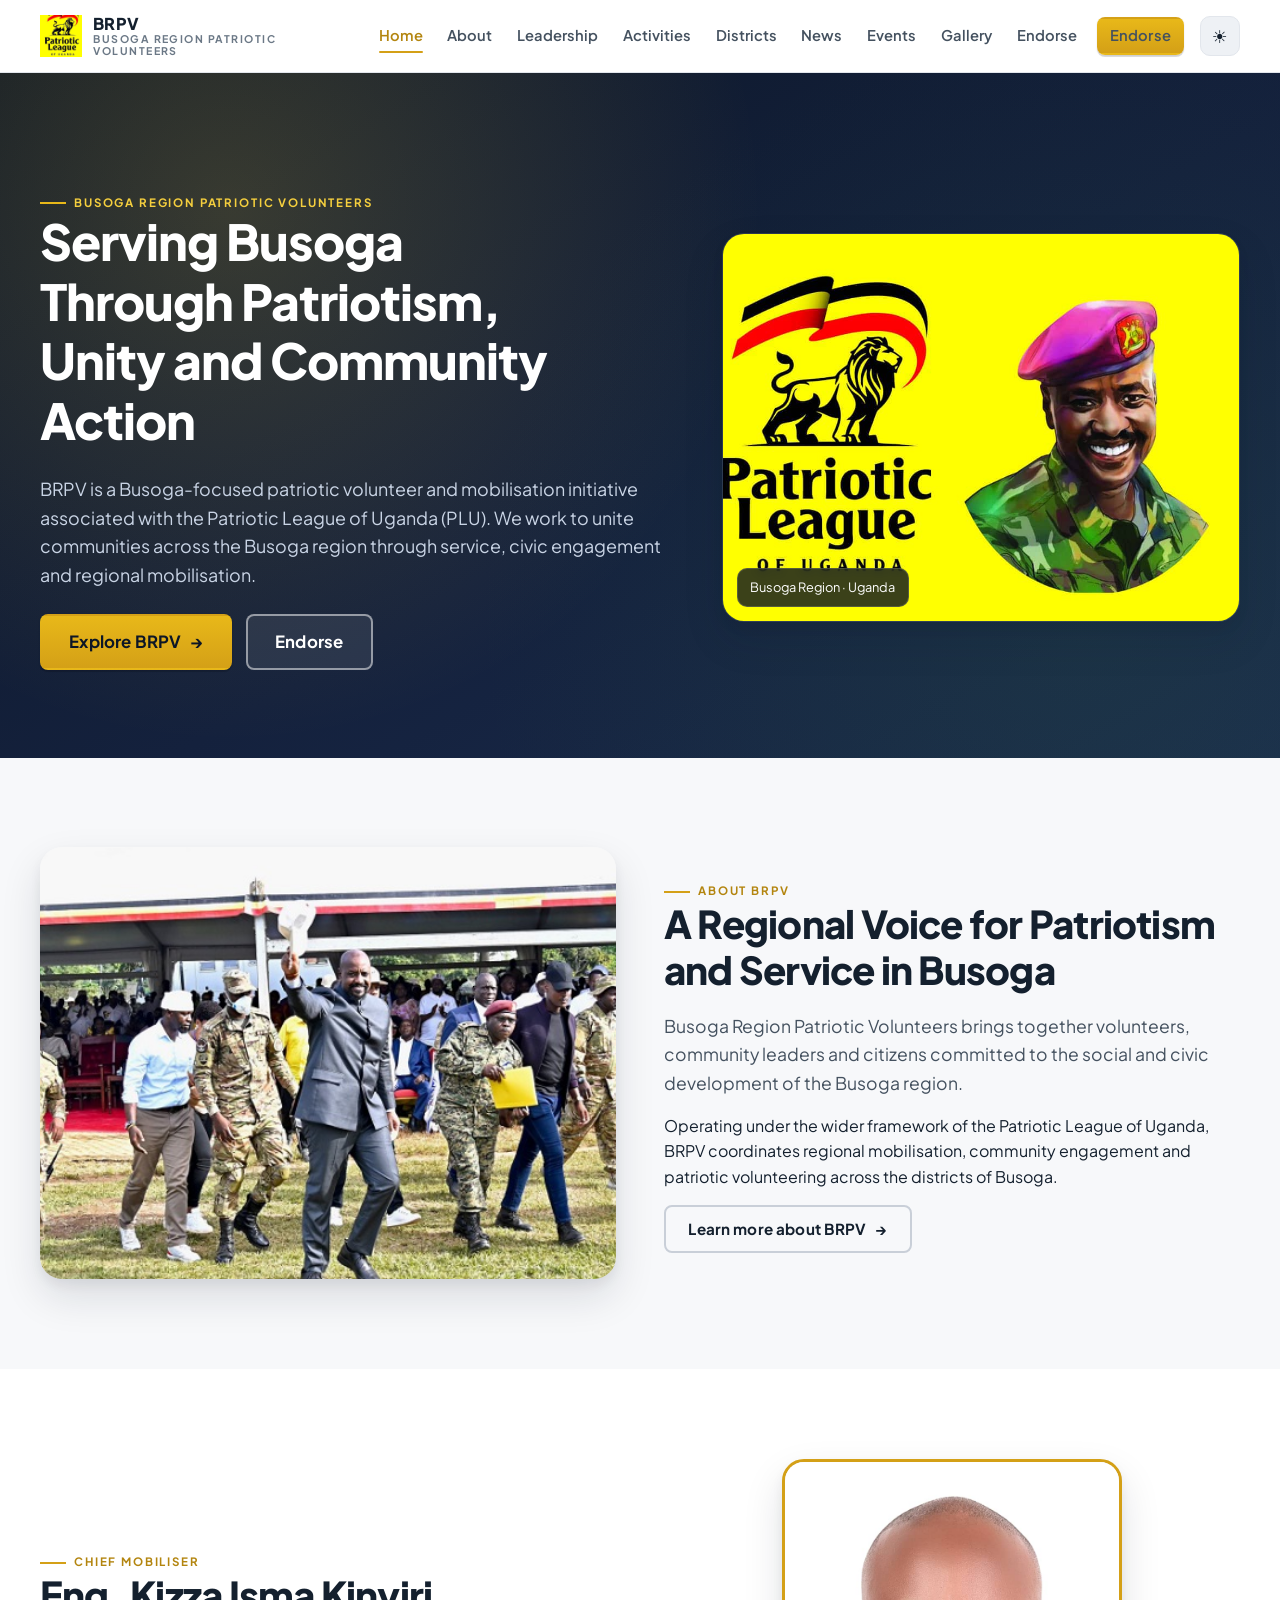
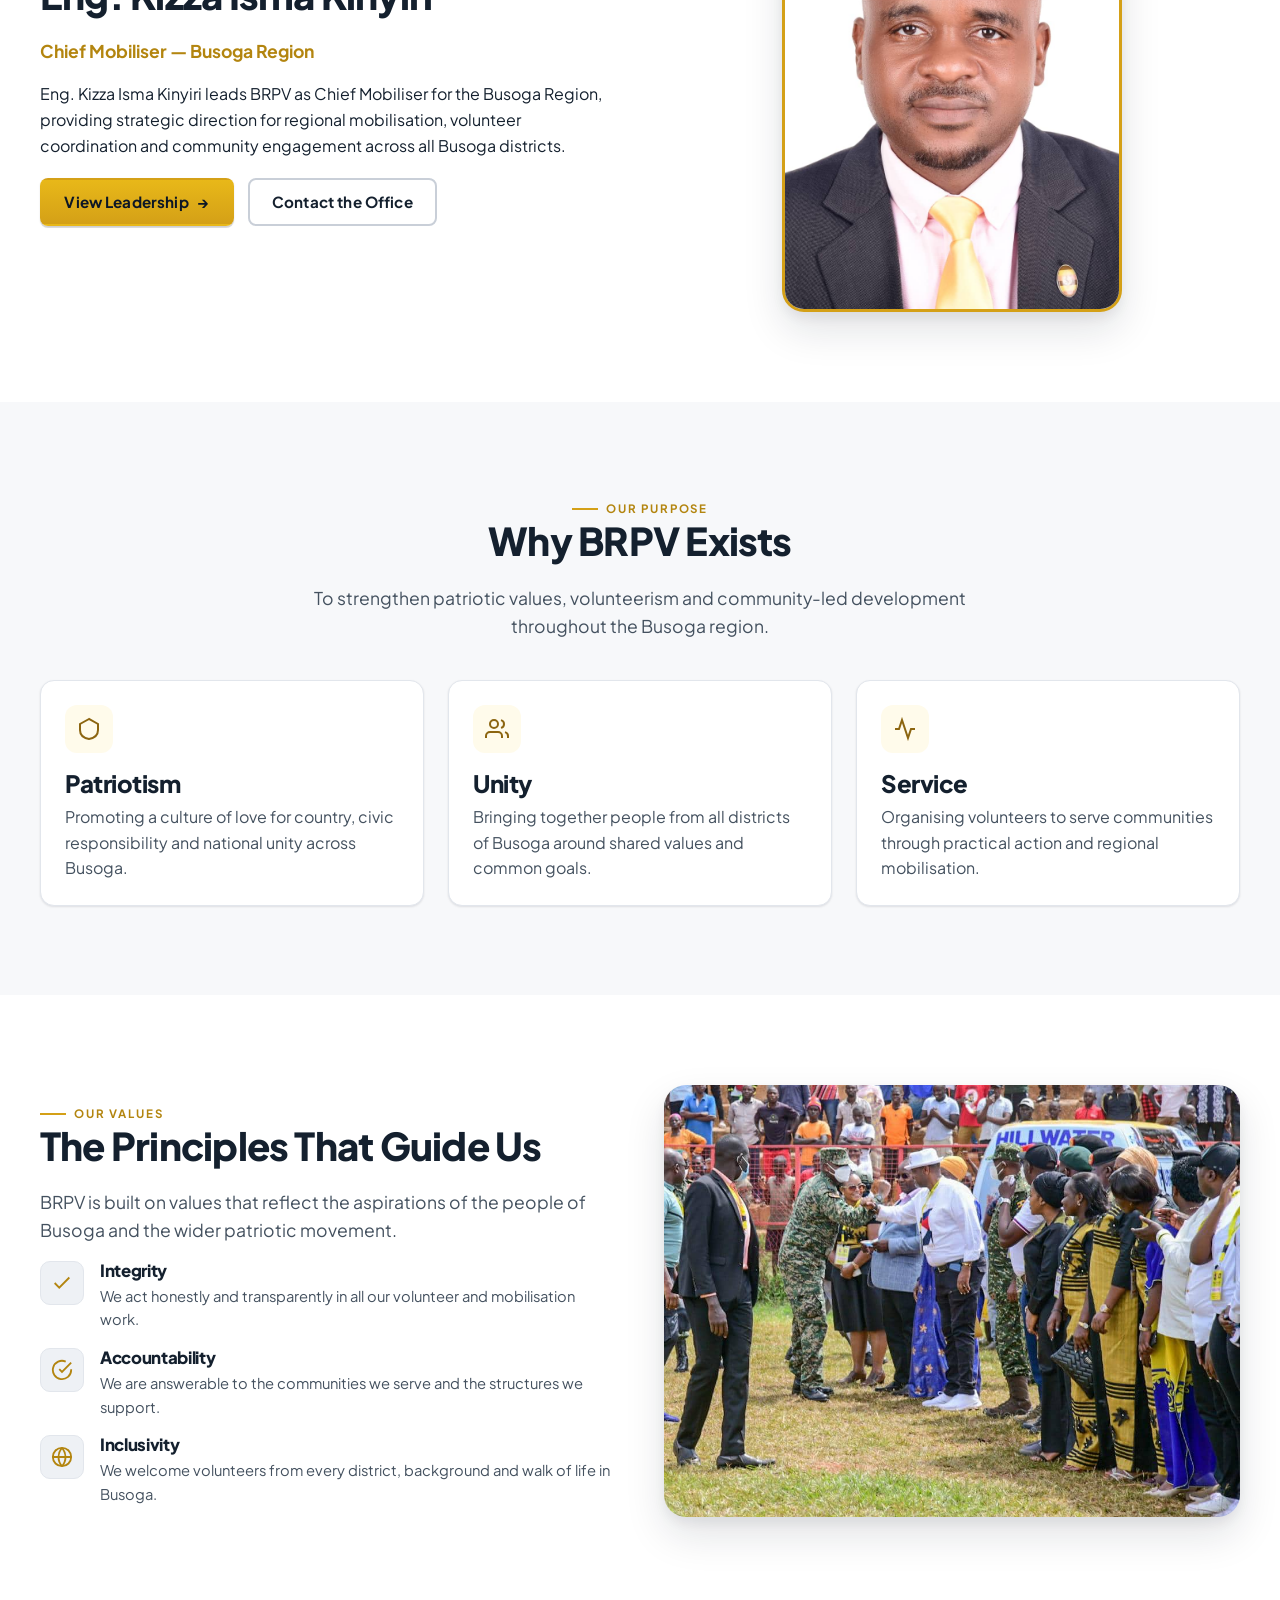
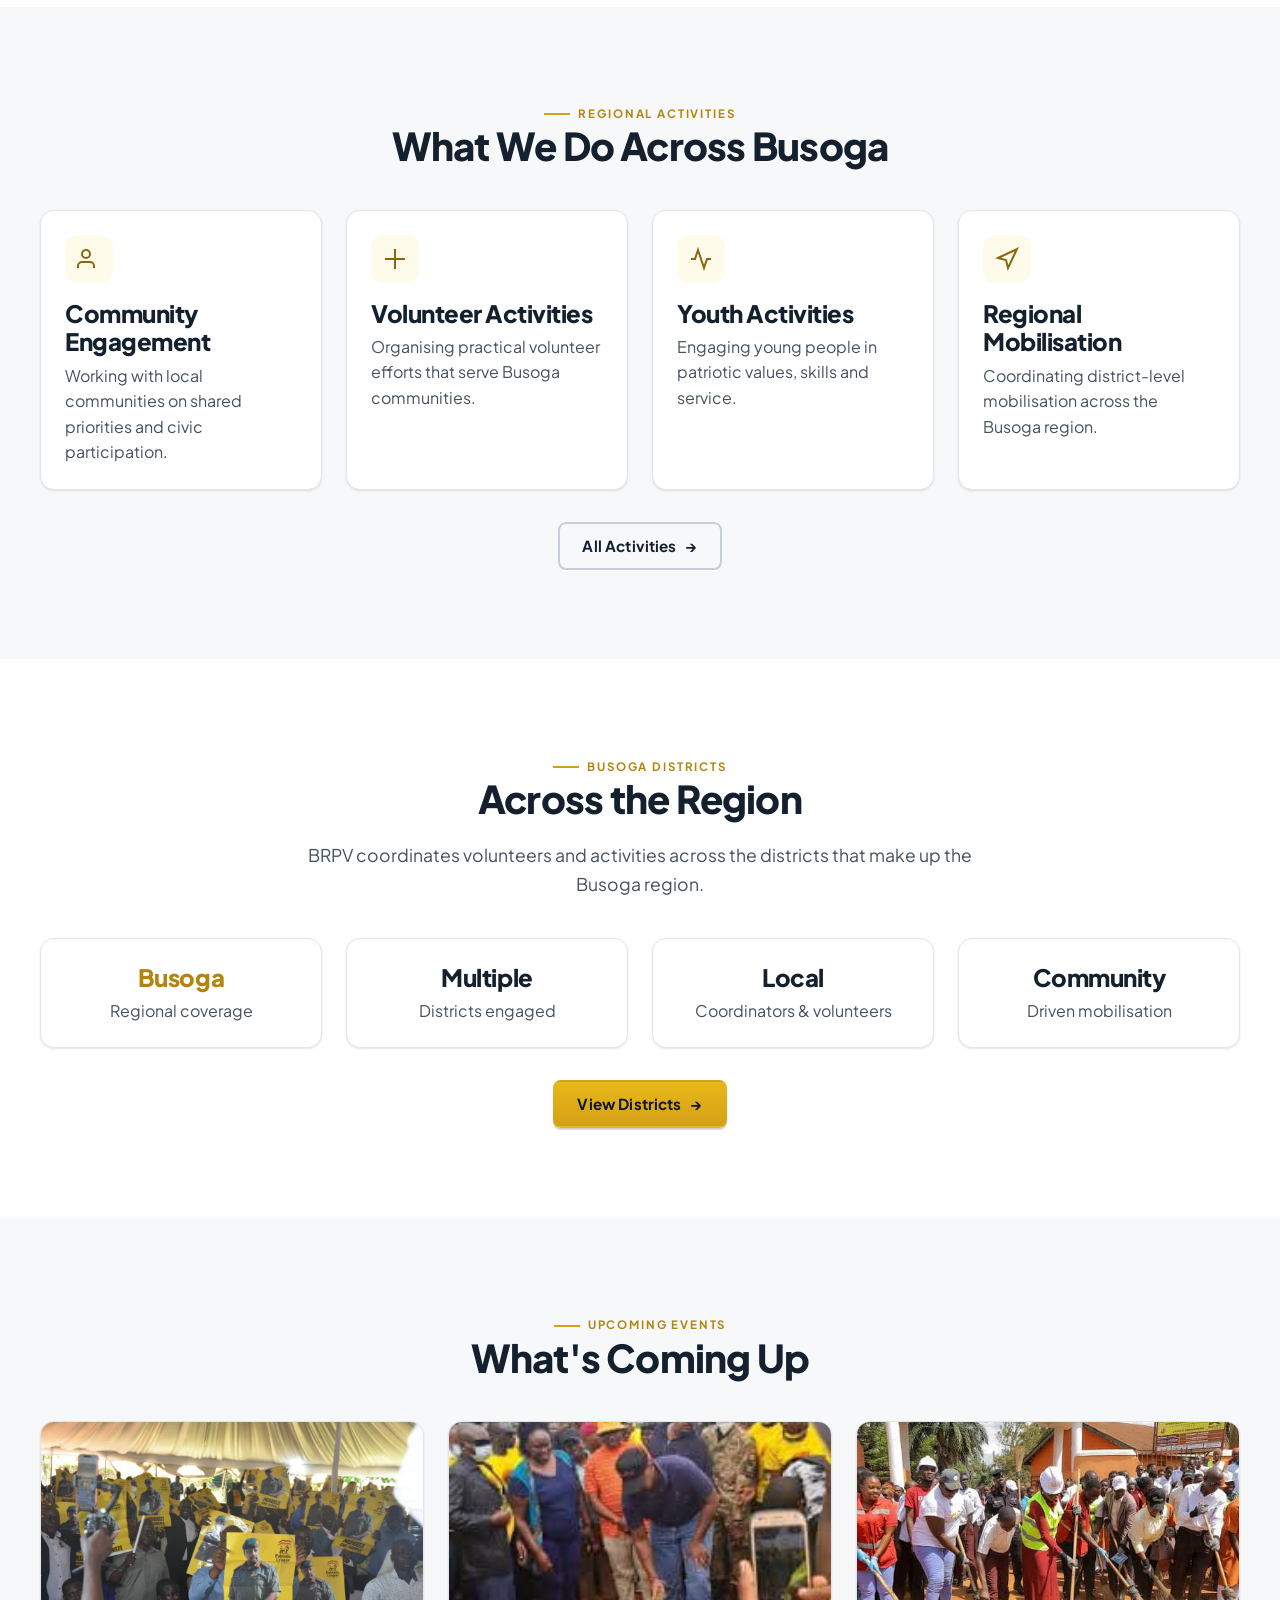
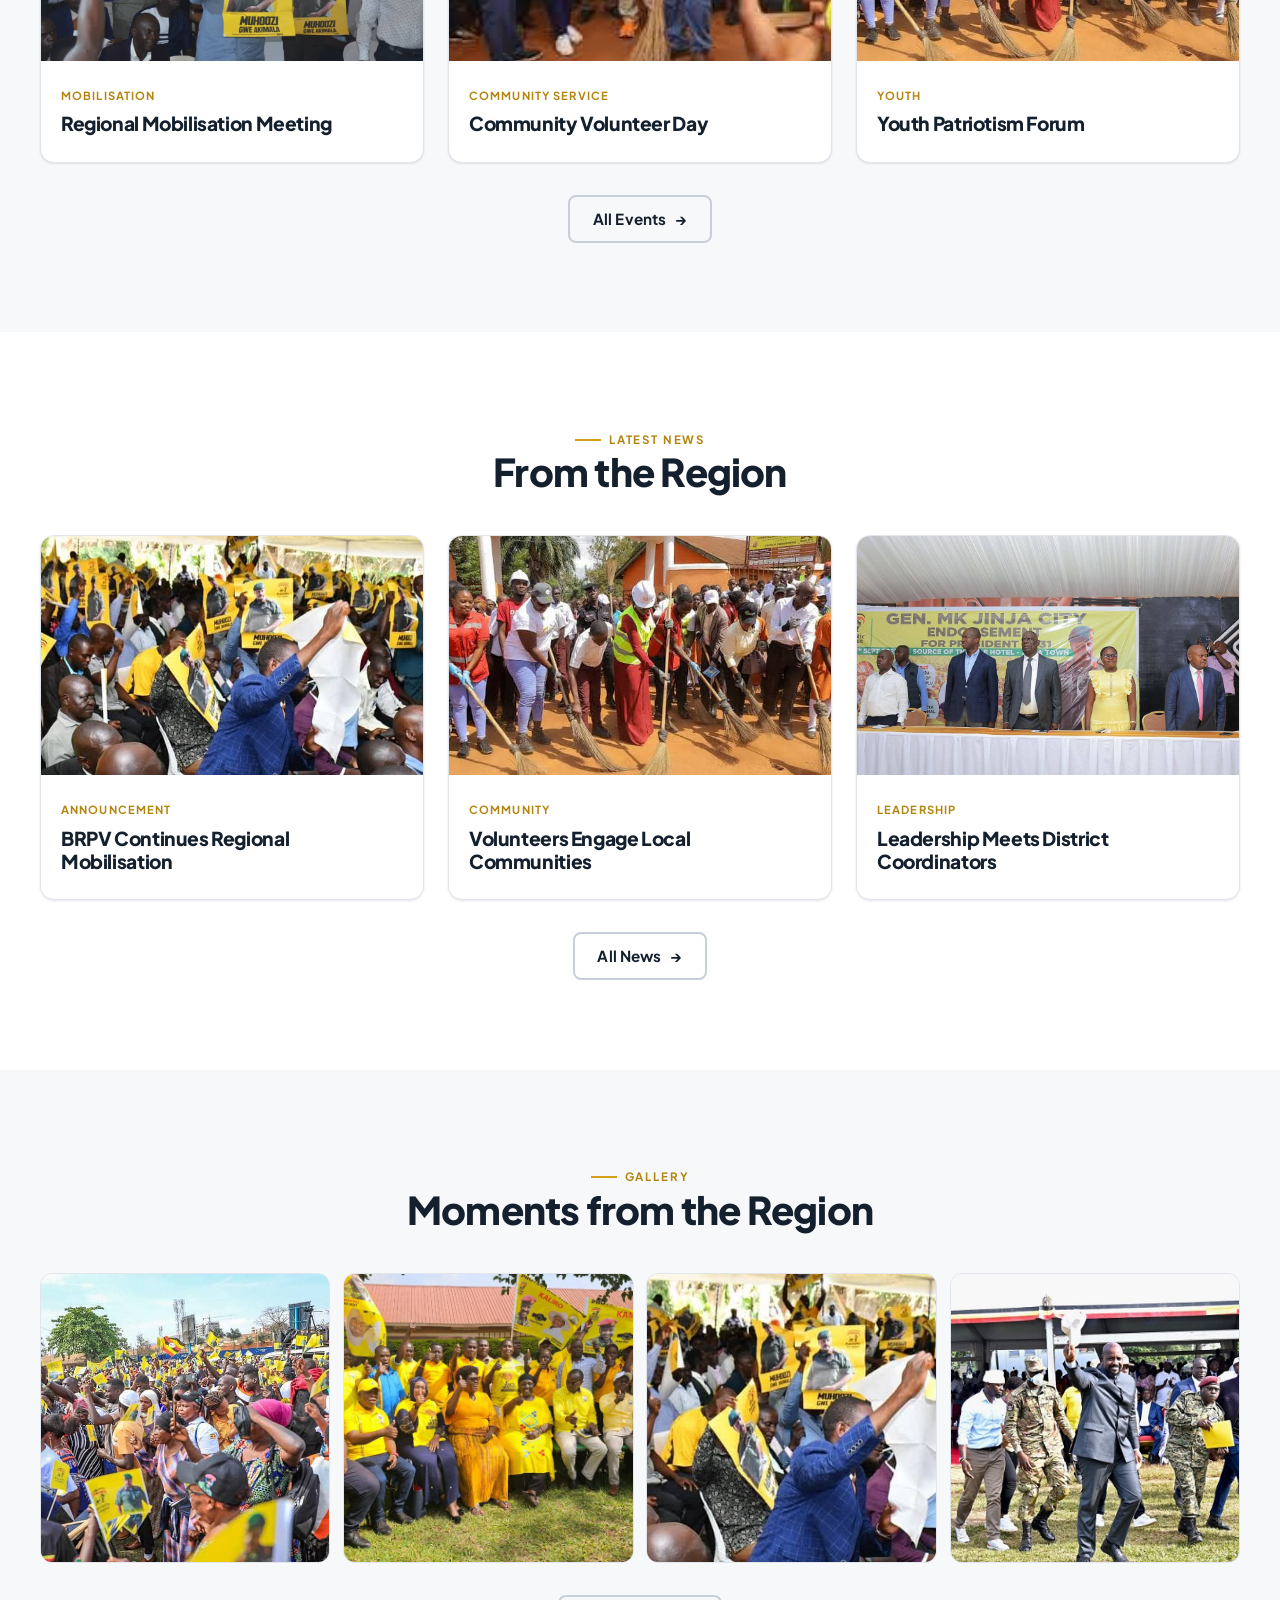
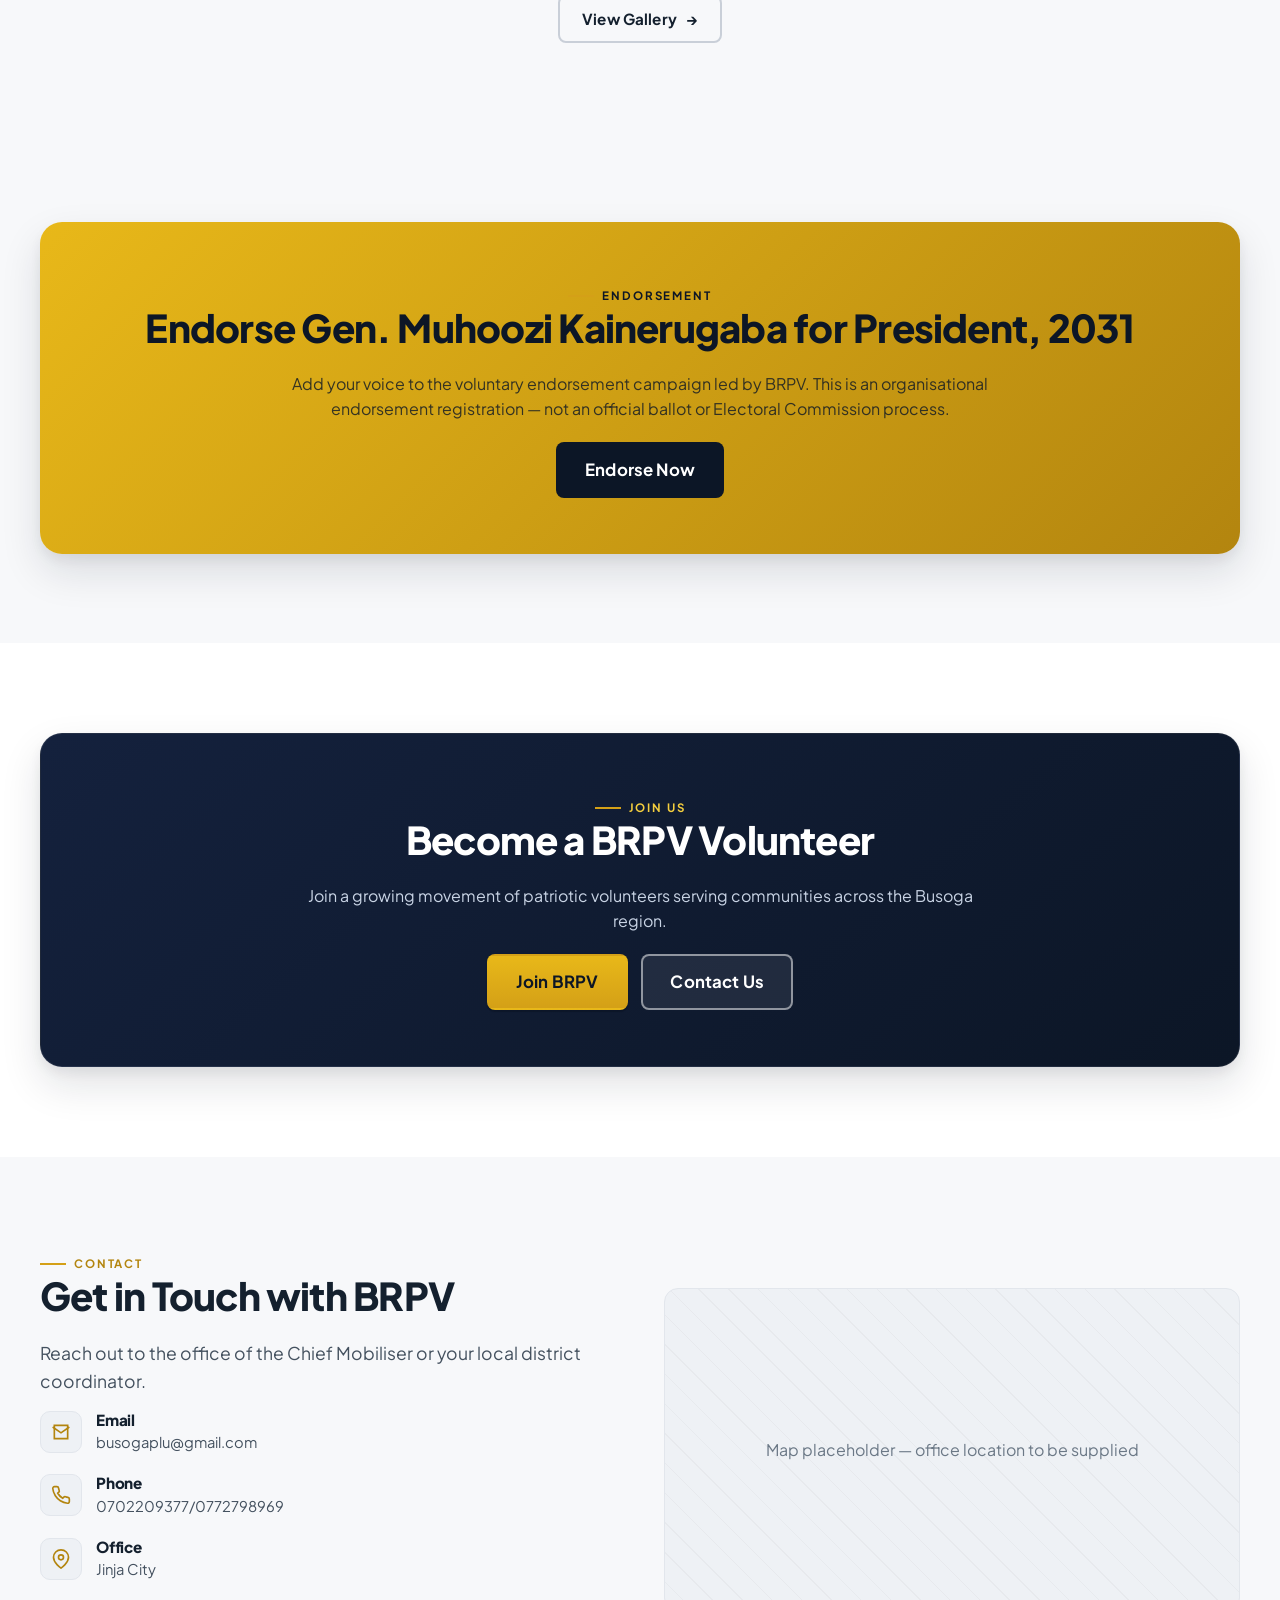
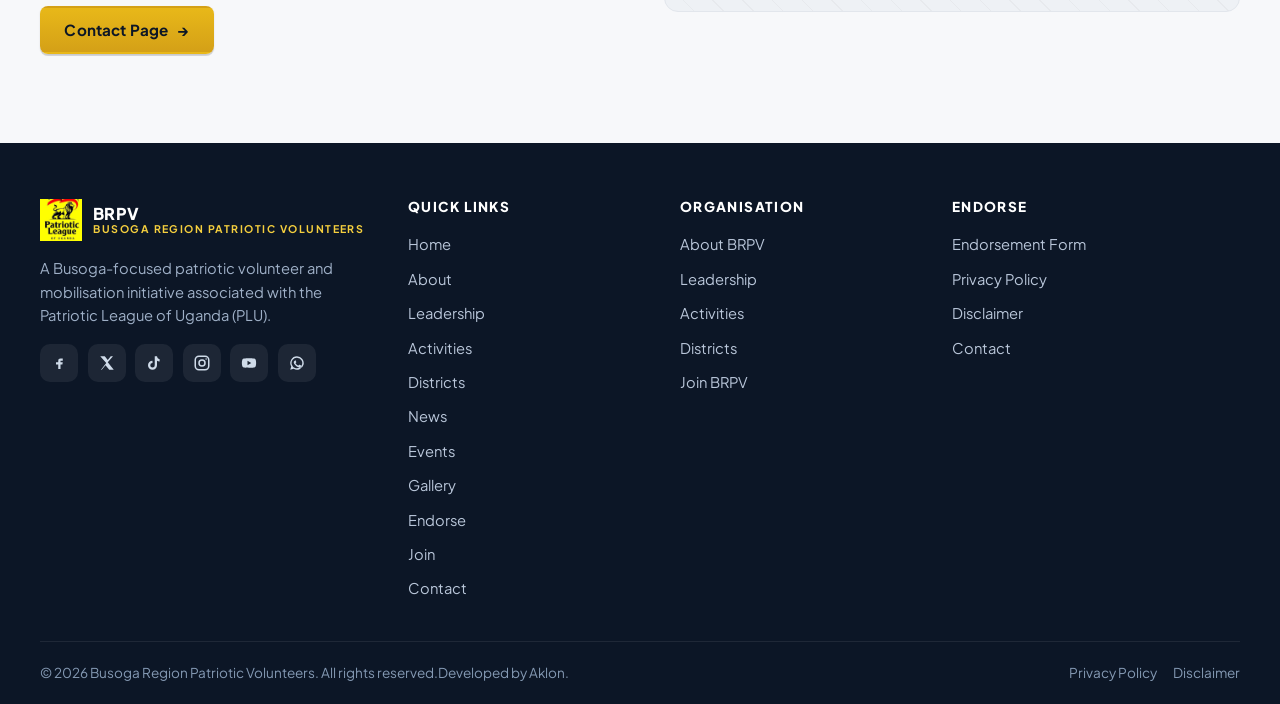
<file: index.html>
<!DOCTYPE html>
<html lang="en" data-theme="light">
<head>
<meta charset="UTF-8">
<meta name="viewport" content="width=device-width, initial-scale=1.0">
<title>BRPV — Busoga Region Patriotic Volunteers</title>
<meta name="description" content="Busoga Region Patriotic Volunteers (BRPV) — a regional patriotic volunteer and mobilisation initiative associated with the Patriotic League of Uganda, led by Eng. Kizza Isma Kinyiri, Chief Mobiliser for Busoga Region.">
<meta property="og:title" content="Busoga Region Patriotic Volunteers (BRPV)">
<meta property="og:description" content="Serving Busoga through patriotism, unity and community action.">
<meta property="og:type" content="website">
<link rel="canonical" href="https://BRPV_PLACEHOLDER_DOMAIN/">
<link rel="icon" type="image/svg+xml" href="assets/logo/IMG-20261002-WA0103.jpg">
<link rel="preconnect" href="https://fonts.googleapis.com">
<link rel="preconnect" href="https://fonts.gstatic.com" crossorigin>
<link href="https://fonts.googleapis.com/css2?family=Plus+Jakarta+Sans:wght@400;500;600;700;800&display=swap" rel="stylesheet">
<link rel="stylesheet" href="css/style.css">
  <meta property="og:image" content="https://bolt.new/static/og_default.png">
    <meta name="twitter:card" content="summary_large_image">
    <meta name="twitter:image" content="https://bolt.new/static/og_default.png">
</head>
<body>
<div id="header-mount"></div>

<main>
<!-- HERO -->
<section class="hero">
  <div class="container hero-inner">
    <div class="reveal">
      <span class="eyebrow">Busoga Region Patriotic Volunteers</span>
      <h1>Serving Busoga Through Patriotism, Unity and Community Action</h1>
      <p>BRPV is a Busoga-focused patriotic volunteer and mobilisation initiative associated with the Patriotic League of Uganda (PLU). We work to unite communities across the Busoga region through service, civic engagement and regional mobilisation.</p>
      <div class="hero-actions">
        <a href="about.html" class="btn btn--gold btn--lg">Explore BRPV <span class="arrow">→</span></a>
        <a href="endorsement.html" class="btn btn--ghost-light btn--lg">Endorse</a>
      </div>
    </div>
    <div class="hero-figure reveal" data-delay="2">
      <img src="assets/IMG-20261002-WA0108.jpg" alt="Community gathering under a tree in Busoga, Uganda" loading="eager">
      <span class="hero-badge">Busoga Region · Uganda</span>
    </div>
  </div>
</section>

<!-- ABOUT BRPV -->
<section class="section">
  <div class="container split">
    <div class="split-media reveal">
      <img src="assets/IMG-20261002-WA0116.jpg" alt="Rural community scene in Uganda" loading="lazy">
    </div>
    <div class="reveal" data-delay="1">
      <span class="eyebrow">About BRPV</span>
      <h2>A Regional Voice for Patriotism and Service in Busoga</h2>
      <p class="lead">Busoga Region Patriotic Volunteers brings together volunteers, community leaders and citizens committed to the social and civic development of the Busoga region.</p>
      <p>Operating under the wider framework of the Patriotic League of Uganda, BRPV coordinates regional mobilisation, community engagement and patriotic volunteering across the districts of Busoga.</p>
      <a href="about.html" class="btn btn--outline">Learn more about BRPV <span class="arrow">→</span></a>
    </div>
  </div>
</section>

<!-- CHIEF MOBILISER -->
<section class="section section--alt">
  <div class="container split">
    <div class="reveal">
      <span class="eyebrow">Chief Mobiliser</span>
      <h2>Eng. Kizza Isma Kinyiri</h2>
      <p class="lead" style="color:var(--accent-strong);font-weight:700;">Chief Mobiliser — Busoga Region</p>
      <p>Eng. Kizza Isma Kinyiri leads BRPV as Chief Mobiliser for the Busoga Region, providing strategic direction for regional mobilisation, volunteer coordination and community engagement across all Busoga districts.</p>
    
      <div class="cta-actions" style="justify-content:flex-start;">
        <a href="leadership.html" class="btn btn--gold">View Leadership <span class="arrow">→</span></a>
        <a href="contact.html" class="btn btn--outline">Contact the Office</a>
      </div>
    </div>
    <div class="profile-photo reveal" data-delay="1" style="margin-inline:auto;max-width:340px;">
      <img src="assets/IMG-20260908-WA0003.jpg" alt="Portrait placeholder for Eng. Kizza Isma Kinyiri" loading="lazy">
    </div>
  </div>
</section>

<!-- OUR PURPOSE -->
<section class="section">
  <div class="container">
    <div class="section-head center reveal">
      <span class="eyebrow">Our Purpose</span>
      <h2>Why BRPV Exists</h2>
      <p class="lead">To strengthen patriotic values, volunteerism and community-led development throughout the Busoga region.</p>
    </div>
    <div class="grid grid-3">
      <div class="card reveal">
        <div class="card-icon"><svg viewBox="0 0 24 24" fill="none" stroke="currentColor" stroke-width="2"><path d="M12 2L3 7v6c0 5 3.5 8 9 9 5.5-1 9-4 9-9V7l-9-5z"/></svg></div>
        <h3>Patriotism</h3>
        <p>Promoting a culture of love for country, civic responsibility and national unity across Busoga.</p>
      </div>
      <div class="card reveal" data-delay="1">
        <div class="card-icon"><svg viewBox="0 0 24 24" fill="none" stroke="currentColor" stroke-width="2"><path d="M17 21v-2a4 4 0 0 0-4-4H5a4 4 0 0 0-4 4v2"/><circle cx="9" cy="7" r="4"/><path d="M23 21v-2a4 4 0 0 0-3-3.87"/><path d="M16 3.13a4 4 0 0 1 0 7.75"/></svg></div>
        <h3>Unity</h3>
        <p>Bringing together people from all districts of Busoga around shared values and common goals.</p>
      </div>
      <div class="card reveal" data-delay="2">
        <div class="card-icon"><svg viewBox="0 0 24 24" fill="none" stroke="currentColor" stroke-width="2"><path d="M22 12h-4l-3 9L9 3l-3 9H2"/></svg></div>
        <h3>Service</h3>
        <p>Organising volunteers to serve communities through practical action and regional mobilisation.</p>
      </div>
    </div>
  </div>
</section>

<!-- VALUES -->
<section class="section section--alt">
  <div class="container split">
    <div class="reveal">
      <span class="eyebrow">Our Values</span>
      <h2>The Principles That Guide Us</h2>
      <p class="lead">BRPV is built on values that reflect the aspirations of the people of Busoga and the wider patriotic movement.</p>
      <ul class="values-list">
        <li class="value-item"><div class="vic"><svg width="22" height="22" viewBox="0 0 24 24" fill="none" stroke="currentColor" stroke-width="2"><path d="M20 6L9 17l-5-5"/></svg></div><div><h4>Integrity</h4><p>We act honestly and transparently in all our volunteer and mobilisation work.</p></div></li>
        <li class="value-item"><div class="vic"><svg width="22" height="22" viewBox="0 0 24 24" fill="none" stroke="currentColor" stroke-width="2"><path d="M22 11.08V12a10 10 0 1 1-5.93-9.14"/><polyline points="22 4 12 14.01 9 11.01"/></svg></div><div><h4>Accountability</h4><p>We are answerable to the communities we serve and the structures we support.</p></div></li>
        <li class="value-item"><div class="vic"><svg width="22" height="22" viewBox="0 0 24 24" fill="none" stroke="currentColor" stroke-width="2"><circle cx="12" cy="12" r="10"/><path d="M2 12h20M12 2a15 15 0 0 1 0 20M12 2a15 15 0 0 0 0 20"/></svg></div><div><h4>Inclusivity</h4><p>We welcome volunteers from every district, background and walk of life in Busoga.</p></div></li>
      </ul>
    </div>
    <div class="split-media reveal" data-delay="1">
      <img src="assets/IMG-20261002-WA0098.jpg" alt="Community gathering in Busoga" loading="lazy">
    </div>
  </div>
</section>

<!-- REGIONAL ACTIVITIES -->
<section class="section">
  <div class="container">
    <div class="section-head center reveal">
      <span class="eyebrow">Regional Activities</span>
      <h2>What We Do Across Busoga</h2>
    </div>
    <div class="grid grid-4">
      <div class="card reveal"><div class="card-icon"><svg viewBox="0 0 24 24" fill="none" stroke="currentColor" stroke-width="2"><path d="M17 21v-2a4 4 0 0 0-4-4H5a4 4 0 0 0-4 4v2"/><circle cx="9" cy="7" r="4"/></svg></div><h3>Community Engagement</h3><p>Working with local communities on shared priorities and civic participation.</p></div>
      <div class="card reveal" data-delay="1"><div class="card-icon"><svg viewBox="0 0 24 24" fill="none" stroke="currentColor" stroke-width="2"><path d="M12 2v20M2 12h20"/></svg></div><h3>Volunteer Activities</h3><p>Organising practical volunteer efforts that serve Busoga communities.</p></div>
      <div class="card reveal" data-delay="2"><div class="card-icon"><svg viewBox="0 0 24 24" fill="none" stroke="currentColor" stroke-width="2"><path d="M22 12h-4l-3 9L9 3l-3 9H2"/></svg></div><h3>Youth Activities</h3><p>Engaging young people in patriotic values, skills and service.</p></div>
      <div class="card reveal" data-delay="3"><div class="card-icon"><svg viewBox="0 0 24 24" fill="none" stroke="currentColor" stroke-width="2"><path d="M3 11l19-9-9 19-2-8-8-2z"/></svg></div><h3>Regional Mobilisation</h3><p>Coordinating district-level mobilisation across the Busoga region.</p></div>
    </div>
    <div class="text-center mt-4 reveal"><a href="activities.html" class="btn btn--outline">All Activities <span class="arrow">→</span></a></div>
  </div>
</section>

<!-- BUSOGA DISTRICTS -->
<section class="section section--alt">
  <div class="container">
    <div class="section-head center reveal">
      <span class="eyebrow">Busoga Districts</span>
      <h2>Across the Region</h2>
      <p class="lead">BRPV coordinates volunteers and activities across the districts that make up the Busoga region.</p>
    </div>
    <div class="grid grid-4">
      <div class="card reveal" style="text-align:center;"><h3 style="color:var(--accent-strong);">Busoga</h3><p>Regional coverage</p></div>
      <div class="card reveal" data-delay="1" style="text-align:center;"><h3>Multiple</h3><p>Districts engaged</p></div>
      <div class="card reveal" data-delay="2" style="text-align:center;"><h3>Local</h3><p>Coordinators &amp; volunteers</p></div>
      <div class="card reveal" data-delay="3" style="text-align:center;"><h3>Community</h3><p>Driven mobilisation</p></div>
    </div>
    <div class="text-center mt-4 reveal"><a href="districts.html" class="btn btn--gold">View Districts <span class="arrow">→</span></a></div>
  </div>
</section>

<!-- UPCOMING EVENTS -->
<section class="section">
  <div class="container">
    <div class="section-head center reveal">
      <span class="eyebrow">Upcoming Events</span>
      <h2>What's Coming Up</h2>
    </div>
    <div class="grid grid-3">
      <div class="card media-card reveal">
        <div class="img-wrap"><img src="assets/IMG-20261002-WA0106.jpg" alt="Community event placeholder" loading="lazy"></div>
        <div class="body">
          <span class="tag">Mobilisation</span>
          <h3>Regional Mobilisation Meeting</h3>
          
        </div>
      </div>
      <div class="card media-card reveal" data-delay="1">
        <div class="img-wrap"><img src="assets/IMG-20261002-WA0083.jpg" alt="Community service placeholder" loading="lazy"></div>
        <div class="body">
          <span class="tag">Community Service</span>
          <h3>Community Volunteer Day</h3>
          
        </div>
      </div>
      <div class="card media-card reveal" data-delay="2">
        <div class="img-wrap"><img src="assets/IMG-20261002-WA0085.jpg" alt="Youth engagement placeholder" loading="lazy"></div>
        <div class="body">
          <span class="tag">Youth</span>
          <h3>Youth Patriotism Forum</h3>
          
        </div>
      </div>
    </div>
    <div class="text-center mt-4 reveal"><a href="events.html" class="btn btn--outline">All Events <span class="arrow">→</span></a></div>
  </div>
</section>

<!-- LATEST NEWS -->
<section class="section section--alt">
  <div class="container">
    <div class="section-head center reveal">
      <span class="eyebrow">Latest News</span>
      <h2>From the Region</h2>
    </div>
    <div class="grid grid-3">
      <div class="card media-card reveal">
        <div class="img-wrap"><img src="assets/IMG-20261002-WA0115.jpg" alt="News placeholder" loading="lazy"></div>
        <div class="body"><span class="tag">Announcement</span><h3>BRPV Continues Regional Mobilisation</h3></div>
      </div>
      <div class="card media-card reveal" data-delay="1">
        <div class="img-wrap"><img src="assets/IMG-20261002-WA0085.jpg" alt="News placeholder" loading="lazy"></div>
        <div class="body"><span class="tag">Community</span><h3>Volunteers Engage Local Communities</h3></div>
      </div>
      <div class="card media-card reveal" data-delay="2">
        <div class="img-wrap"><img src="assets/IMG-20261002-WA0099.jpg" alt="News placeholder" loading="lazy"></div>
        <div class="body"><span class="tag">Leadership</span><h3>Leadership Meets District Coordinators</h3></div>
      </div>
    </div>
    <div class="text-center mt-4 reveal"><a href="news.html" class="btn btn--outline">All News <span class="arrow">→</span></a></div>
  </div>
</section>

<!-- GALLERY PREVIEW -->
<section class="section">
  <div class="container">
    <div class="section-head center reveal">
      <span class="eyebrow">Gallery</span>
      <h2>Moments from the Region</h2>
    </div>
    <div class="gallery-grid">
      <div class="gallery-item reveal"><img src="assets/IMG-20261002-WA0101.jpg" alt="Community gathering" loading="lazy"><div class="gallery-cap">Community gathering</div></div>
      <div class="gallery-item reveal" data-delay="1"><img src="assets/IMG-20261002-WA0109.jpg" alt="Community support" loading="lazy"><div class="gallery-cap">Community support</div></div>
      <div class="gallery-item reveal" data-delay="2"><img src="assets/IMG-20261002-WA0115.jpg" alt="Volunteers" loading="lazy"><div class="gallery-cap">Volunteers in action</div></div>
      <div class="gallery-item reveal" data-delay="3"><img src="assets/IMG-20261002-WA0116.jpg" alt="Busoga landscape" loading="lazy"><div class="gallery-cap">Busoga landscape</div></div>
    </div>
    <div class="text-center mt-4 reveal"><a href="gallery.html" class="btn btn--outline">View Gallery <span class="arrow">→</span></a></div>
  </div>
</section>

<!-- ENDORSE CTA -->
<section class="section">
  <div class="container reveal">
    <div class="cta-band">
      <span class="eyebrow" style="color:var(--navy-900);">Endorsement</span>
      <h2>Endorse Gen. Muhoozi Kainerugaba for President, 2031</h2>
      <p>Add your voice to the voluntary endorsement campaign led by BRPV. This is an organisational endorsement registration — not an official ballot or Electoral Commission process.</p>
      <div class="cta-actions">
        <a href="endorsement.html" class="btn btn--navy btn--lg">Endorse Now</a>
        
      </div>
    </div>
  </div>
</section>

<!-- JOIN CTA -->
<section class="section section--alt">
  <div class="container reveal">
    <div class="cta-band navy">
      <span class="eyebrow" style="color:var(--gold-300);">Join Us</span>
      <h2>Become a BRPV Volunteer</h2>
      <p>Join a growing movement of patriotic volunteers serving communities across the Busoga region.</p>
      <div class="cta-actions">
        <a href="membership.html" class="btn btn--gold btn--lg">Join BRPV</a>
        <a href="contact.html" class="btn btn--ghost-light btn--lg">Contact Us</a>
      </div>
    </div>
  </div>
</section>

<!-- CONTACT -->
<section class="section">
  <div class="container split">
    <div class="reveal">
      <span class="eyebrow">Contact</span>
      <h2>Get in Touch with BRPV</h2>
      <p class="lead">Reach out to the office of the Chief Mobiliser or your local district coordinator.</p>
      <ul class="contact-list">
        <li><div class="ci"><svg width="20" height="20" viewBox="0 0 24 24" fill="none" stroke="currentColor" stroke-width="2"><path d="M4 4h16v16H4z"/><path d="M22 6l-10 7L2 6"/></svg></div><div><h4>Email</h4><p><span class="">busogaplu@gmail.com</span></p></div></li>
        <li><div class="ci"><svg width="20" height="20" viewBox="0 0 24 24" fill="none" stroke="currentColor" stroke-width="2"><path d="M22 16.92v3a2 2 0 0 1-2.18 2 19.79 19.79 0 0 1-8.63-3.07 19.5 19.5 0 0 1-6-6 19.79 19.79 0 0 1-3.07-8.67A2 2 0 0 1 4.11 2h3a2 2 0 0 1 2 1.72c.13.96.37 1.9.72 2.81a2 2 0 0 1-.45 2.11L8.09 9.91a16 16 0 0 0 6 6l1.27-1.27a2 2 0 0 1 2.11-.45c.91.35 1.85.59 2.81.72A2 2 0 0 1 22 16.92z"/></svg></div><div><h4>Phone</h4><p><span class="">0702209377/0772798969</span></p></div></li>
        <li><div class="ci"><svg width="20" height="20" viewBox="0 0 24 24" fill="none" stroke="currentColor" stroke-width="2"><path d="M21 10c0 7-9 13-9 13s-9-6-9-13a9 9 0 0 1 18 0z"/><circle cx="12" cy="10" r="3"/></svg></div><div><h4>Office</h4><p><span class="">Jinja City</span></p></div></li>
      </ul>
      <a href="contact.html" class="btn btn--gold mt-3">Contact Page <span class="arrow">→</span></a>
    </div>
    <div class="map-placeholder reveal" data-delay="1">Map placeholder — office location to be supplied</div>
  </div>
</section>
</main>

<div id="footer-mount"></div>
<script src="js/script.js"></script>
</body>
</html>
</file>
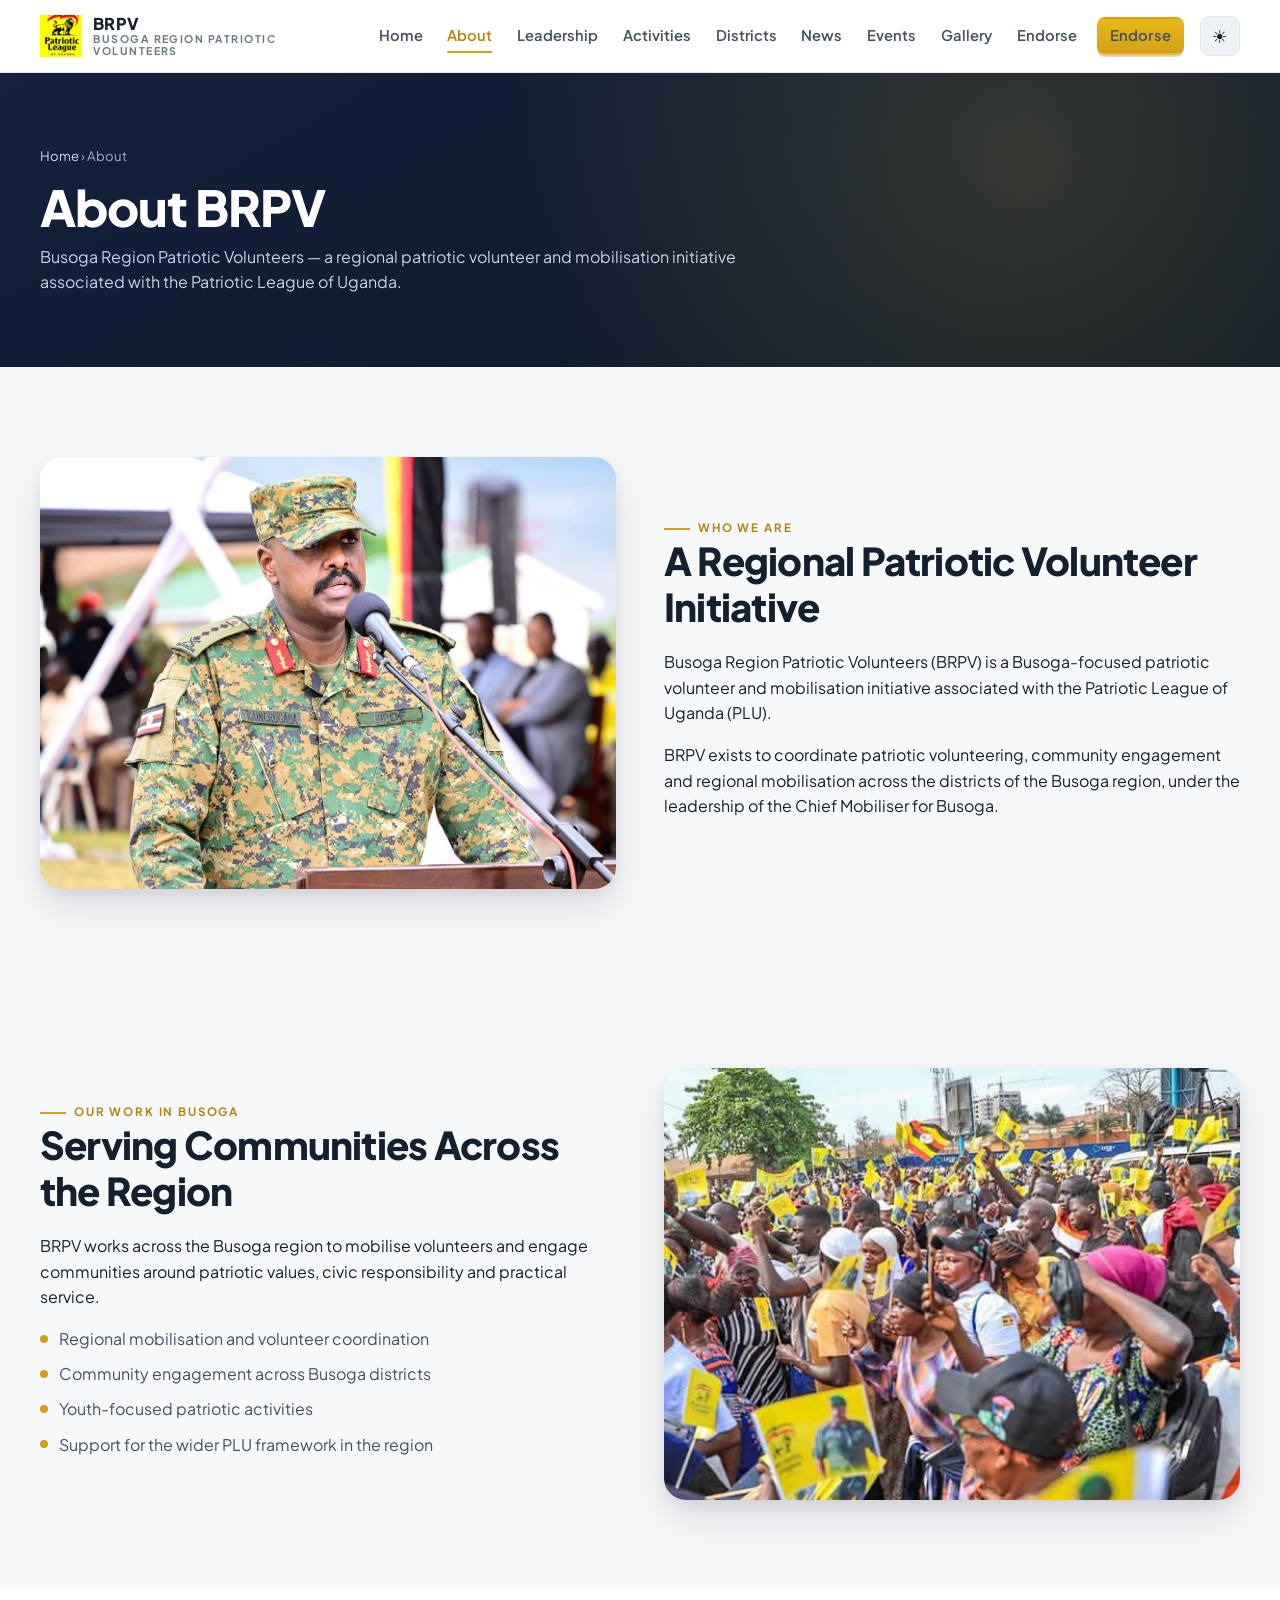
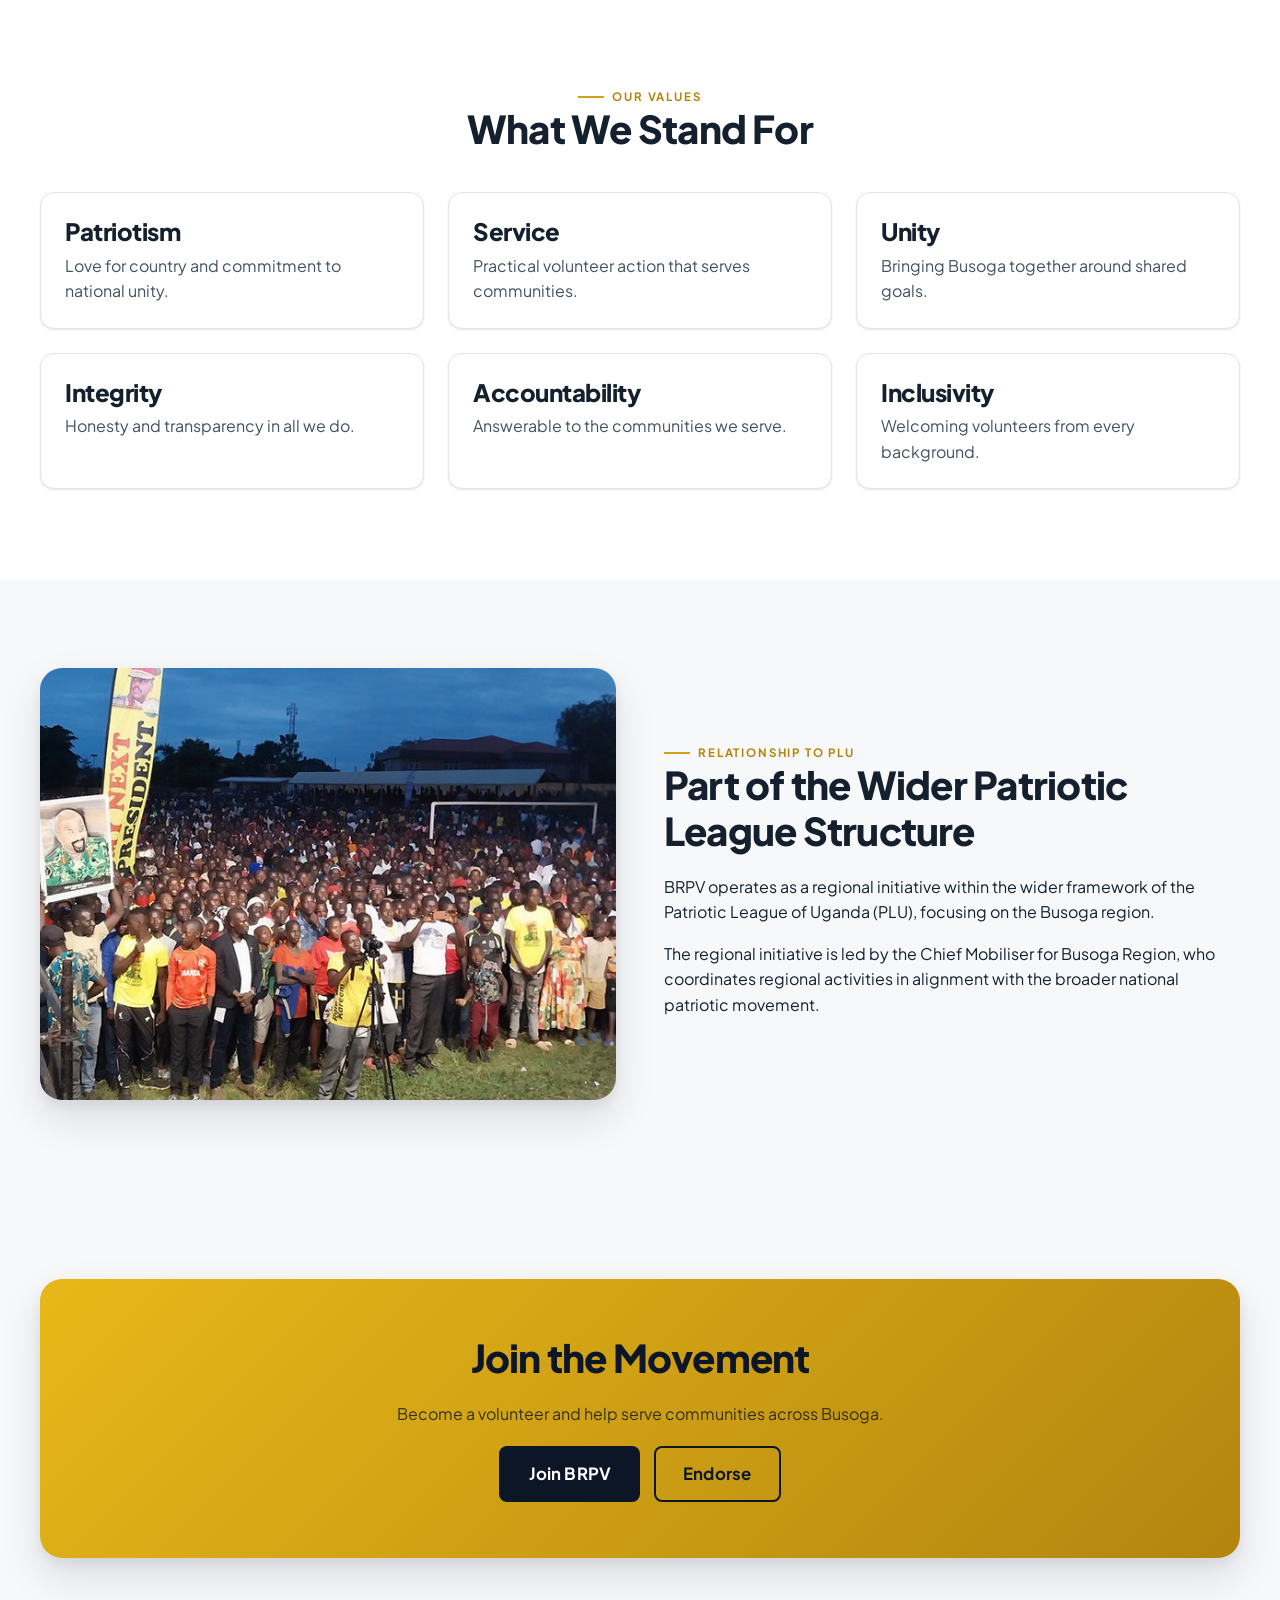
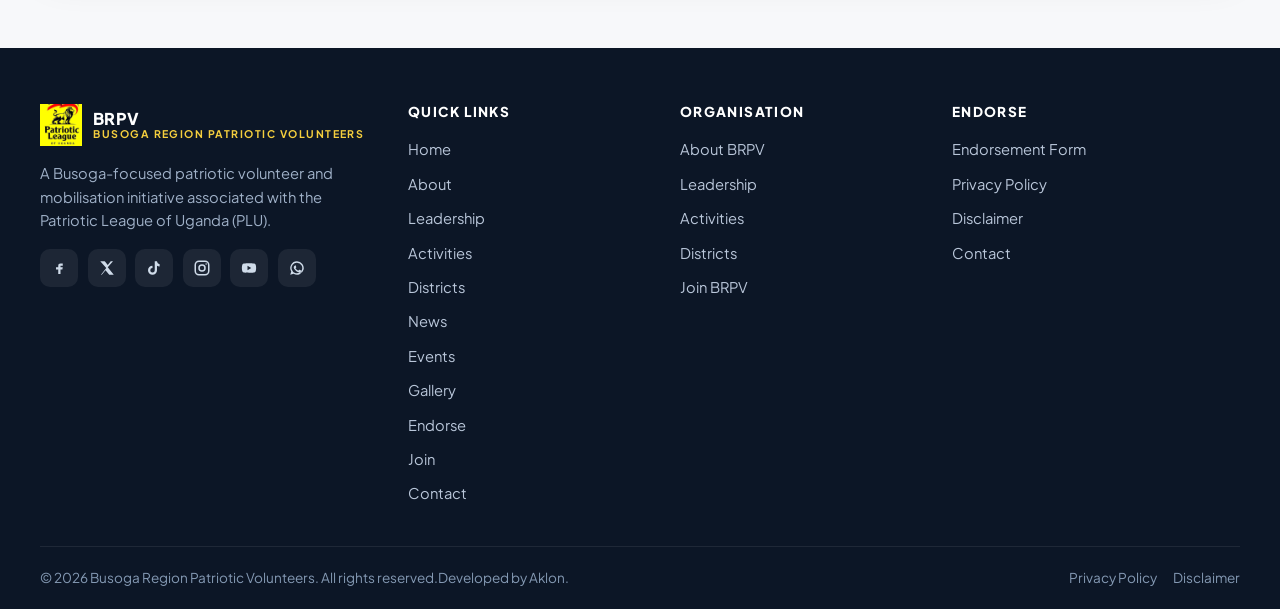
<file: about.html>
<!DOCTYPE html>
<html lang="en" data-theme="light">
<head>
<meta charset="UTF-8">
<meta name="viewport" content="width=device-width, initial-scale=1.0">
<title>About BRPV — Busoga Region Patriotic Volunteers</title>
<meta name="description" content="Learn about Busoga Region Patriotic Volunteers (BRPV): who we are, our purpose, vision, mission, values and our relationship to the wider Patriotic League of Uganda structure.">
<meta property="og:title" content="About BRPV">
<meta property="og:description" content="Who we are, our purpose, vision, mission and values.">
<meta property="og:type" content="website">
<link rel="canonical" href="https://BRPV_PLACEHOLDER_DOMAIN/about.html">
<link rel="icon" type="image/svg+xml" href="assets/logo/favicon.svg">
<link rel="preconnect" href="https://fonts.googleapis.com">
<link rel="preconnect" href="https://fonts.gstatic.com" crossorigin>
<link href="https://fonts.googleapis.com/css2?family=Plus+Jakarta+Sans:wght@400;500;600;700;800&display=swap" rel="stylesheet">
<link rel="stylesheet" href="css/style.css">
</head>
<body>
<div id="header-mount"></div>

<main>
<section class="page-header">
  <div class="container">
    <div class="breadcrumb"><a href="index.html">Home</a> › About</div>
    <h1>About BRPV</h1>
    <p>Busoga Region Patriotic Volunteers — a regional patriotic volunteer and mobilisation initiative associated with the Patriotic League of Uganda.</p>
  </div>
</section>

<section class="section">
  <div class="container split">
    <div class="split-media reveal"><img src="assets/IMG-20261002-WA0117.jpg" alt="Community gathering in Uganda" loading="lazy"></div>
    <div class="reveal" data-delay="1">
      <span class="eyebrow">Who We Are</span>
      <h2>A Regional Patriotic Volunteer Initiative</h2>
      <p>Busoga Region Patriotic Volunteers (BRPV) is a Busoga-focused patriotic volunteer and mobilisation initiative associated with the Patriotic League of Uganda (PLU).</p>
      <p>BRPV exists to coordinate patriotic volunteering, community engagement and regional mobilisation across the districts of the Busoga region, under the leadership of the Chief Mobiliser for Busoga.</p>
    </div>
  </div>
</section>


<section class="section">
  <div class="container split">
    <div class="reveal">
      <span class="eyebrow">Our Work in Busoga</span>
      <h2>Serving Communities Across the Region</h2>
      <p>BRPV works across the Busoga region to mobilise volunteers and engage communities around patriotic values, civic responsibility and practical service.</p>
      <ul class="responsibilities">
        <li>Regional mobilisation and volunteer coordination</li>
        <li>Community engagement across Busoga districts</li>
        <li>Youth-focused patriotic activities</li>
        <li>Support for the wider PLU framework in the region</li>
      </ul>
  
    </div>
    <div class="split-media reveal" data-delay="1"><img src="assets/IMG-20261002-WA0101.jpg" alt="Community activity in Uganda" loading="lazy"></div>
  </div>
</section>

<section class="section section--alt">
  <div class="container">
    <div class="section-head center reveal">
      <span class="eyebrow">Our Values</span>
      <h2>What We Stand For</h2>
    </div>
    <div class="grid grid-3">
      <div class="card reveal"><h3>Patriotism</h3><p>Love for country and commitment to national unity.</p></div>
      <div class="card reveal" data-delay="1"><h3>Service</h3><p>Practical volunteer action that serves communities.</p></div>
      <div class="card reveal" data-delay="2"><h3>Unity</h3><p>Bringing Busoga together around shared goals.</p></div>
      <div class="card reveal"><h3>Integrity</h3><p>Honesty and transparency in all we do.</p></div>
      <div class="card reveal" data-delay="1"><h3>Accountability</h3><p>Answerable to the communities we serve.</p></div>
      <div class="card reveal" data-delay="2"><h3>Inclusivity</h3><p>Welcoming volunteers from every background.</p></div>
    </div>
  </div>
</section>

<section class="section">
  <div class="container split">
    <div class="split-media reveal"><img src="assets/IMG-20261002-WA0111.jpg" alt="Uganda landscape" loading="lazy"></div>
    <div class="reveal" data-delay="1">
      <span class="eyebrow">Relationship to PLU</span>
      <h2>Part of the Wider Patriotic League Structure</h2>
      <p>BRPV operates as a regional initiative within the wider framework of the Patriotic League of Uganda (PLU), focusing on the Busoga region.</p>
      <p>The regional initiative is led by the Chief Mobiliser for Busoga Region, who coordinates regional activities in alignment with the broader national patriotic movement.</p>
   
    </div>
  </div>
</section>

<section class="section">
  <div class="container reveal">
    <div class="cta-band">
      <h2>Join the Movement</h2>
      <p>Become a volunteer and help serve communities across Busoga.</p>
      <div class="cta-actions"><a href="membership.html" class="btn btn--navy btn--lg">Join BRPV</a><a href="endorsement.html" class="btn btn--outline btn--lg">Endorse</a></div>
    </div>
  </div>
</section>
</main>

<div id="footer-mount"></div>
<script src="js/script.js"></script>
</body>
</html>
</file>
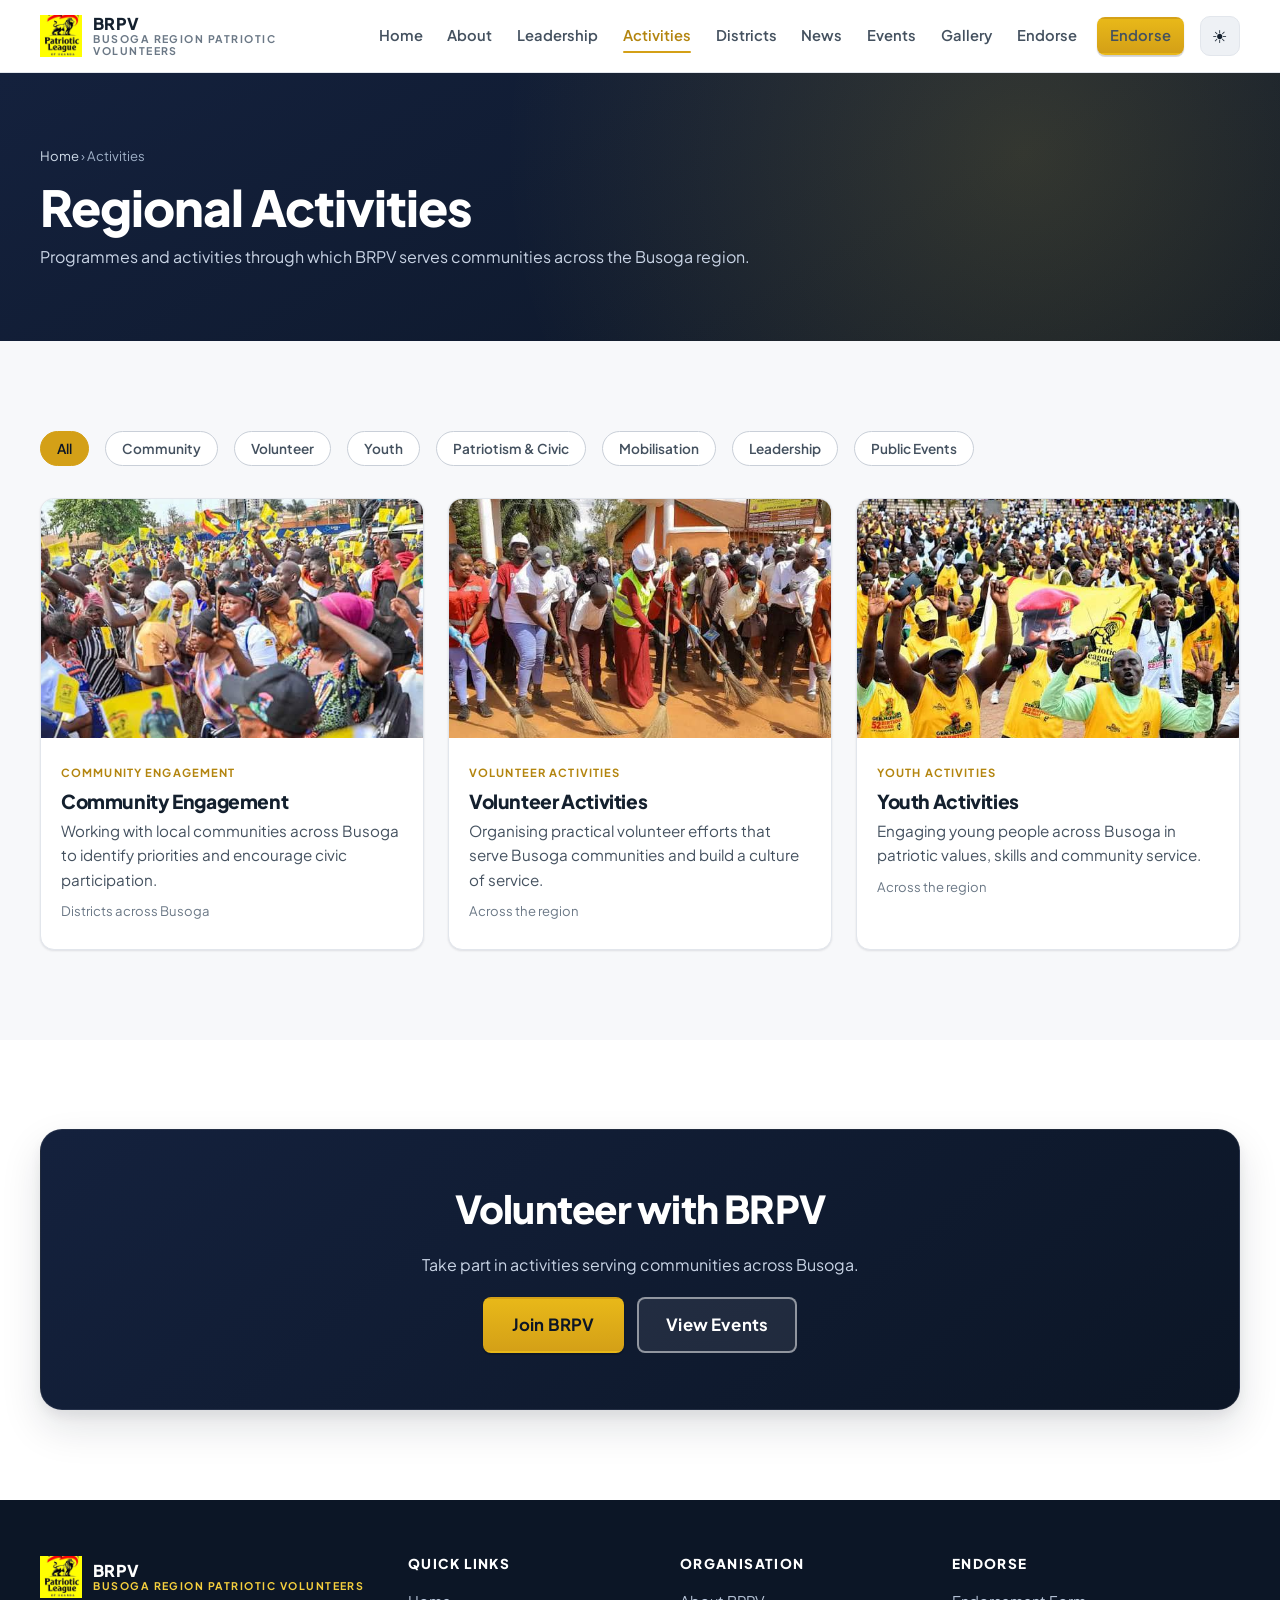
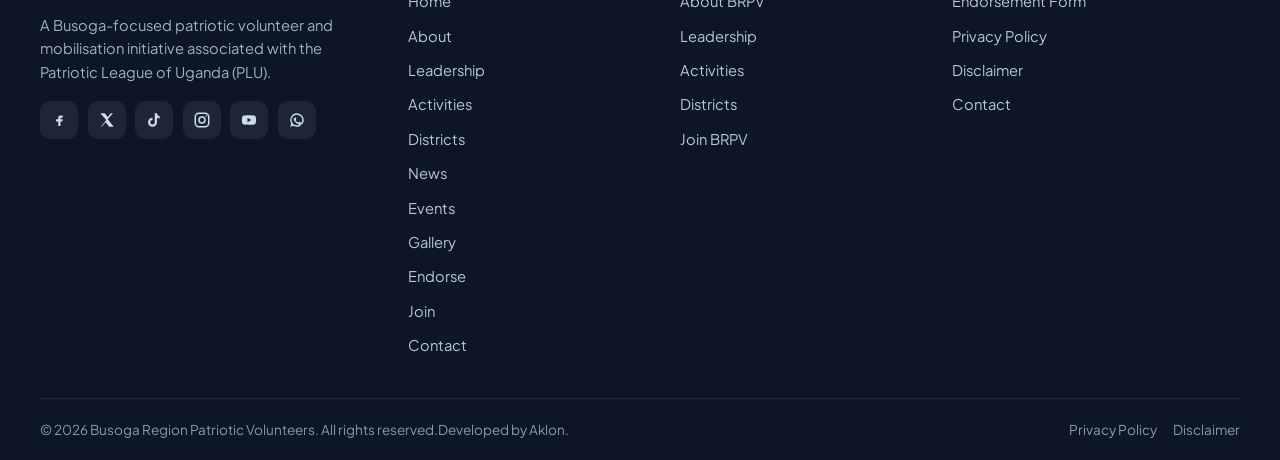
<file: activities.html>
<!DOCTYPE html>
<html lang="en" data-theme="light">
<head>
<meta charset="UTF-8">
<meta name="viewport" content="width=device-width, initial-scale=1.0">
<title>Activities — BRPV Busoga Region</title>
<meta name="description" content="BRPV regional activities and programmes across Busoga: community engagement, volunteer activities, youth activities, patriotism and civic activities, leadership engagement and regional mobilisation.">
<meta property="og:title" content="BRPV Activities">
<meta property="og:type" content="website">
<link rel="canonical" href="https://BRPV_PLACEHOLDER_DOMAIN/activities.html">
<link rel="icon" type="image/svg+xml" href="assets/logo/favicon.svg">
<link rel="preconnect" href="https://fonts.googleapis.com">
<link rel="preconnect" href="https://fonts.gstatic.com" crossorigin>
<link href="https://fonts.googleapis.com/css2?family=Plus+Jakarta+Sans:wght@400;500;600;700;800&display=swap" rel="stylesheet">
<link rel="stylesheet" href="css/style.css">
</head>
<body>
<div id="header-mount"></div>

<main>
<section class="page-header">
  <div class="container">
    <div class="breadcrumb"><a href="index.html">Home</a> › Activities</div>
    <h1>Regional Activities</h1>
    <p>Programmes and activities through which BRPV serves communities across the Busoga region.</p>
  </div>
</section>

<section class="section">
  <div class="container">
    <div class="filter-bar reveal" id="activitiesFilters">
      <button class="chip active" data-filter="all">All</button>
      <button class="chip" data-filter="community">Community</button>
      <button class="chip" data-filter="volunteer">Volunteer</button>
      <button class="chip" data-filter="youth">Youth</button>
      <button class="chip" data-filter="civic">Patriotism &amp; Civic</button>
      <button class="chip" data-filter="mobilisation">Mobilisation</button>
      <button class="chip" data-filter="leadership">Leadership</button>
      <button class="chip" data-filter="events">Public Events</button>
    </div>

    <div class="cards-grid">
      <div class="card media-card activity-card reveal" data-cat="community">
        <div class="img-wrap"><img src="assets/IMG-20261002-WA0101.jpg" alt="Community engagement" loading="lazy"></div>
        <div class="body"><span class="tag">Community Engagement</span><h3>Community Engagement</h3><p>Working with local communities across Busoga to identify priorities and encourage civic participation.</p><div class="event-meta"><span>Districts across Busoga</span></div></div>
      </div>
      <div class="card media-card activity-card reveal" data-delay="1" data-cat="volunteer">
        <div class="img-wrap"><img src="assets/IMG-20261002-WA0085.jpg" alt="Volunteer activity" loading="lazy"></div>
        <div class="body"><span class="tag">Volunteer Activities</span><h3>Volunteer Activities</h3><p>Organising practical volunteer efforts that serve Busoga communities and build a culture of service.</p><div class="event-meta"><span>Across the region</span></div></div>
      </div>
      <div class="card media-card activity-card reveal" data-delay="2" data-cat="youth">
        <div class="img-wrap"><img src="assets/IMG-20261002-WA0118.jpg" alt="Youth activities" loading="lazy"></div>
        <div class="body"><span class="tag">Youth Activities</span><h3>Youth Activities</h3><p>Engaging young people across Busoga in patriotic values, skills and community service.</p><div class="event-meta"><span>Across the region</span></div></div>
      </div>
      <!-- <div class="card media-card activity-card reveal" data-cat="civic">
        <div class="img-wrap"><img src="https://images.pexels.com/photos/27471164/pexels-photo-27471164.jpeg?auto=compress&cs=tinysrgb&w=800" alt="Civic activities" loading="lazy"></div>
        <div class="body"><span class="tag">Patriotism &amp; Civic</span><h3>Patriotism &amp; Civic Activities</h3><p>Promoting patriotic values and civic responsibility throughout the Busoga region.</p><div class="event-meta"><span>Across the region</span></div></div>
      </div>
      <div class="card media-card activity-card reveal" data-delay="1" data-cat="volunteer">
        <div class="img-wrap"><img src="https://images.pexels.com/photos/8543586/pexels-photo-8543586.jpeg?auto=compress&cs=tinysrgb&w=800" alt="Community service" loading="lazy"></div>
        <div class="body"><span class="tag">Community Service</span><h3>Community Service</h3><p>Practical service activities that support communities and demonstrate the value of volunteerism.</p><div class="event-meta"><span>Across the region</span></div></div>
      </div>
      <div class="card media-card activity-card reveal" data-delay="2" data-cat="leadership">
        <div class="img-wrap"><img src="https://images.pexels.com/photos/7475127/pexels-photo-7475127.jpeg?auto=compress&cs=tinysrgb&w=800" alt="Leadership engagement" loading="lazy"></div>
        <div class="body"><span class="tag">Leadership Engagement</span><h3>Leadership Engagement</h3><p>Engaging local and regional leaders to strengthen coordination and shared purpose.</p><div class="event-meta"><span>Across the region</span></div></div>
      </div>
      <div class="card media-card activity-card reveal" data-cat="mobilisation">
        <div class="img-wrap"><img src="https://images.pexels.com/photos/28102680/pexels-photo-28102680.jpeg?auto=compress&cs=tinysrgb&w=800" alt="Regional mobilisation" loading="lazy"></div>
        <div class="body"><span class="tag">Regional Mobilisation</span><h3>Regional Mobilisation</h3><p>Coordinating district-level mobilisation across all districts of the Busoga region.</p><div class="event-meta"><span>All Busoga districts</span></div></div>
      </div>
      <div class="card media-card activity-card reveal" data-delay="1" data-cat="events">
        <div class="img-wrap"><img src="https://images.pexels.com/photos/33688258/pexels-photo-33688258.jpeg?auto=compress&cs=tinysrgb&w=800" alt="Public events" loading="lazy"></div>
        <div class="body"><span class="tag">Public Events</span><h3>Public Events</h3><p>Organising and participating in public events that bring communities together around shared values.</p><div class="event-meta"><span>Across the region</span></div></div>
      </div>
      <div class="card media-card activity-card reveal" data-delay="2" data-cat="community">
        <div class="img-wrap"><img src="https://images.pexels.com/photos/7156186/pexels-photo-7156186.jpeg?auto=compress&cs=tinysrgb&w=800" alt="Community support" loading="lazy"></div>
        <div class="body"><span class="tag">Community Engagement</span><h3>Community Support Drives</h3><p>Coordinating support for communities in need across the Busoga region.</p><div class="event-meta"><span>Across the region</span></div></div>
      </div>
    </div>
    <div class="no-results" id="activitiesFilters-empty">No activities match this filter yet. Please check back as official information is supplied.</div> -->

    <!-- <div class="notice mt-4 reveal">
      <svg class="ni" width="20" height="20" viewBox="0 0 24 24" fill="none" stroke="currentColor" stroke-width="2"><circle cx="12" cy="12" r="10"/><path d="M12 16v-4M12 8h.01"/></svg>
      <p>Specific activity details, dates and district information will be published as official information is supplied. BRPV does not fabricate activities or achievements.</p>
    </div> -->
  </div>
</section>

<section class="section section--alt">
  <div class="container reveal">
    <div class="cta-band navy">
      <h2>Volunteer with BRPV</h2>
      <p>Take part in activities serving communities across Busoga.</p>
      <div class="cta-actions"><a href="membership.html" class="btn btn--gold btn--lg">Join BRPV</a><a href="events.html" class="btn btn--ghost-light btn--lg">View Events</a></div>
    </div>
  </div>
</section>
</main>

<div id="footer-mount"></div>
<script src="js/script.js"></script>
</body>
</html>
</file>
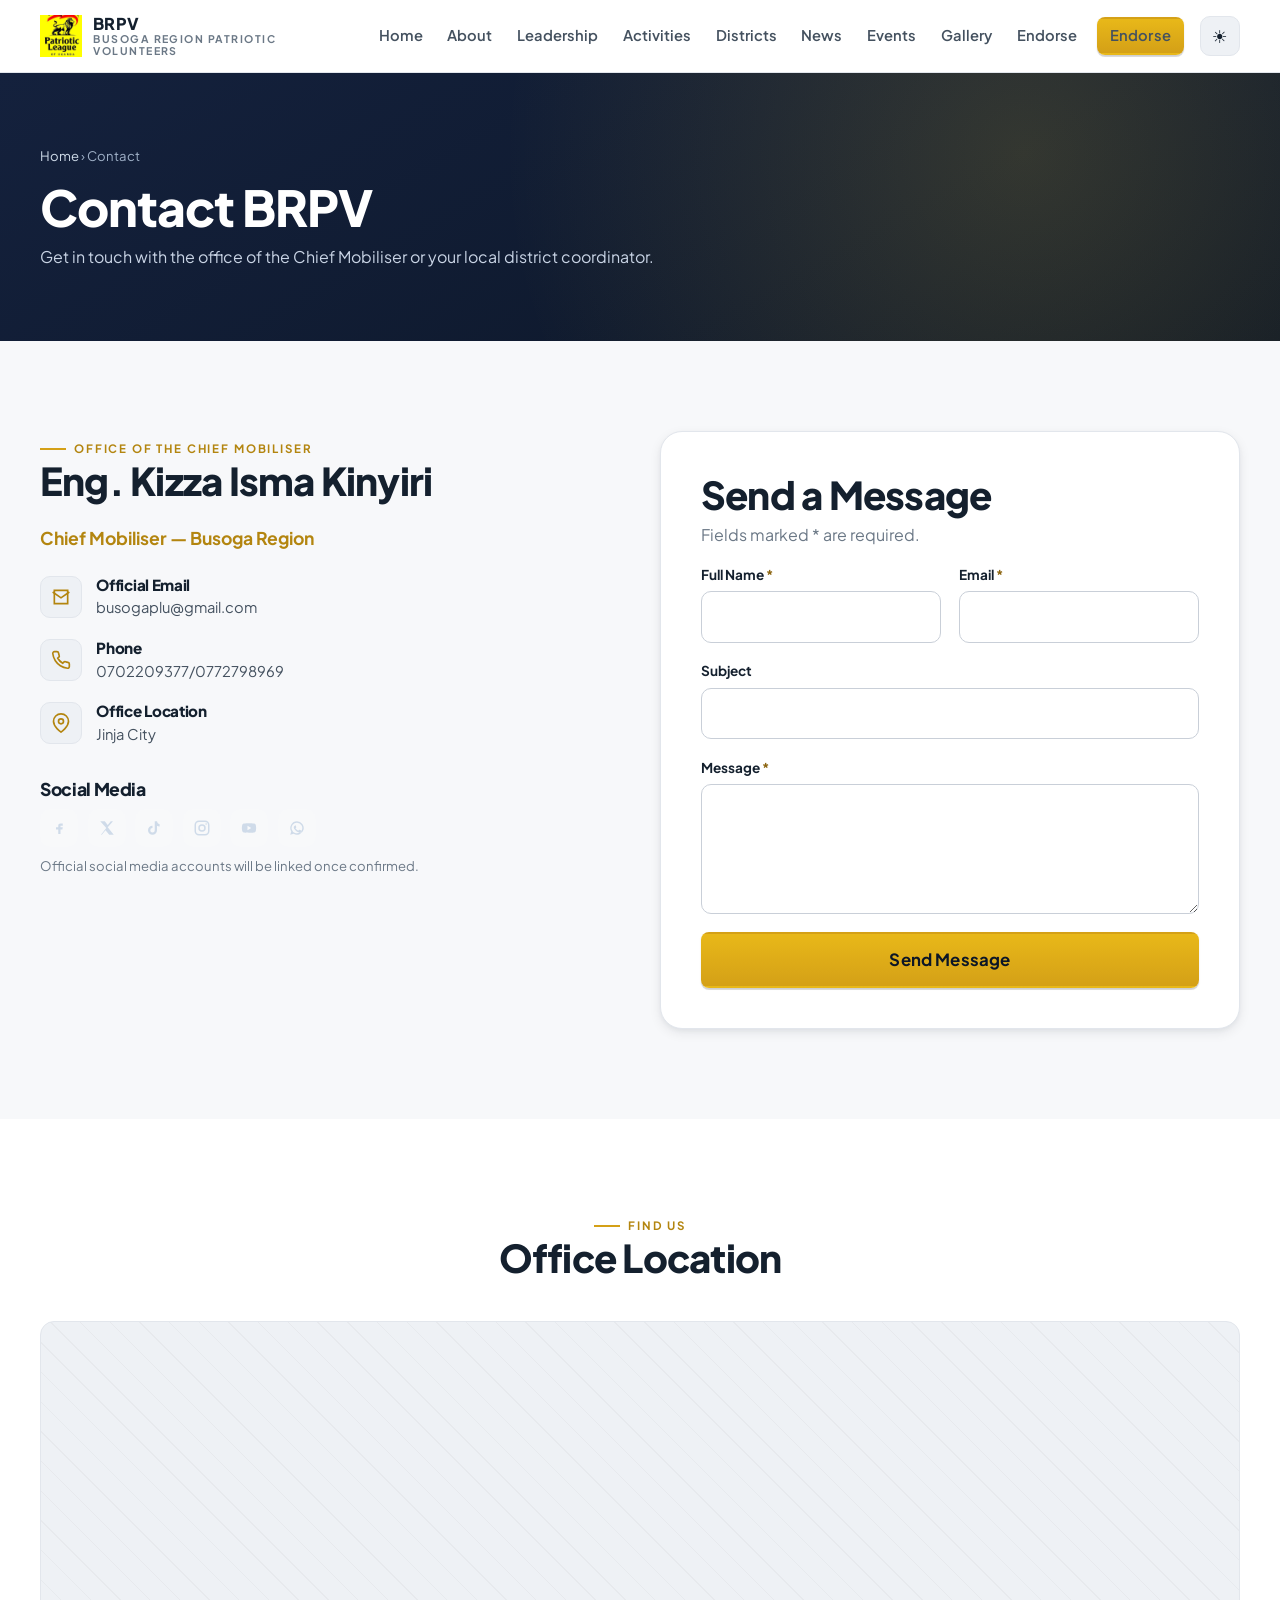
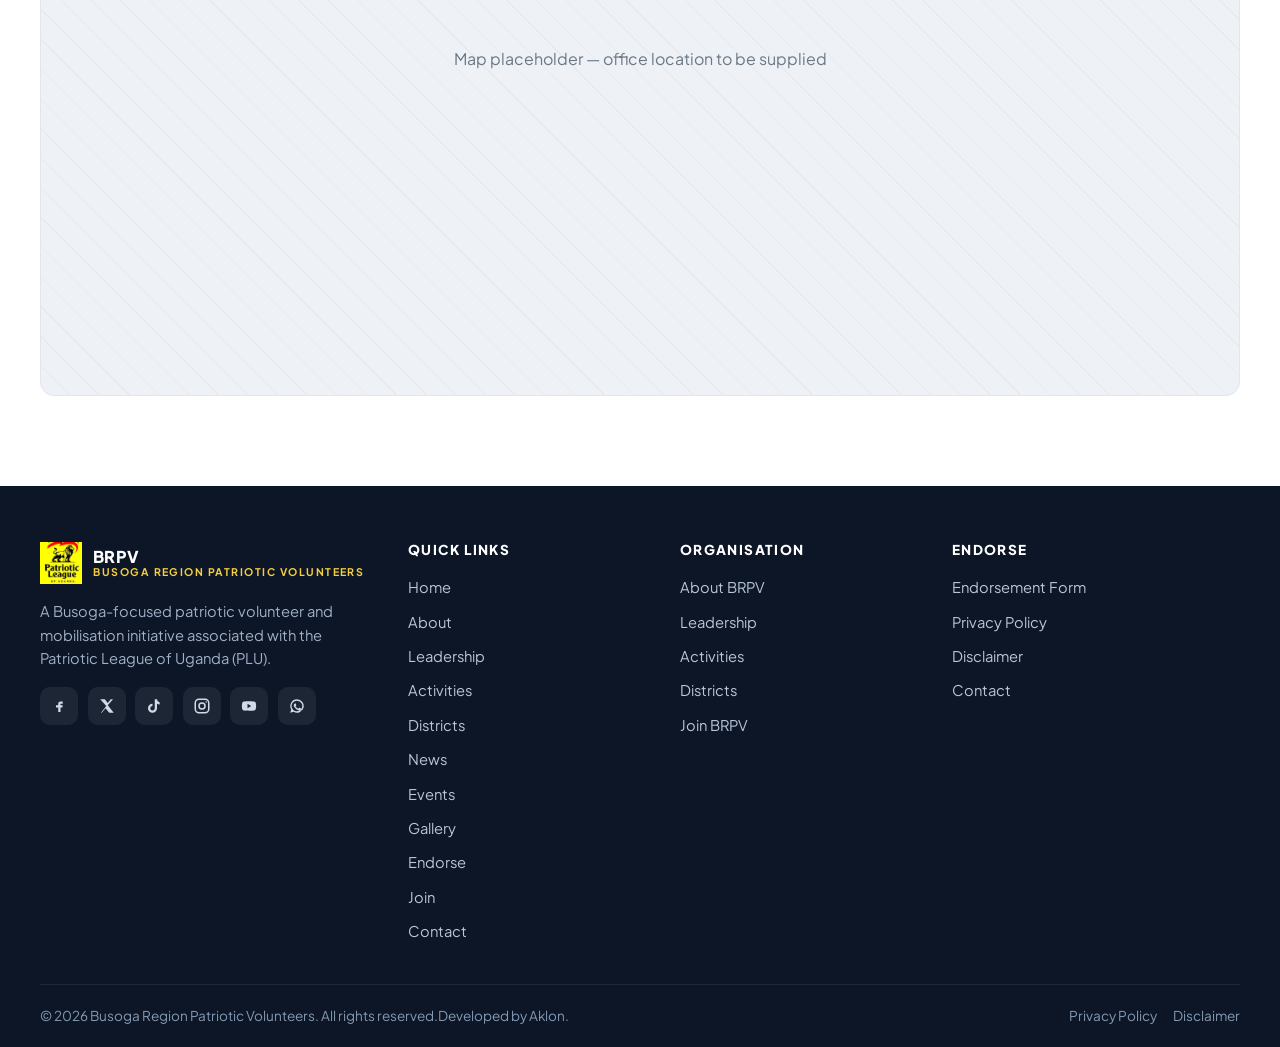
<file: contact.html>
<!DOCTYPE html>
<html lang="en" data-theme="light">
<head>
<meta charset="UTF-8">
<meta name="viewport" content="width=device-width, initial-scale=1.0">
<title>Contact BRPV — Busoga Region Patriotic Volunteers</title>
<meta name="description" content="Contact Busoga Region Patriotic Volunteers: office of the Chief Mobiliser, official email, phone, office location, social media links and a contact form.">
<meta property="og:title" content="Contact BRPV">
<meta property="og:type" content="website">
<link rel="canonical" href="https://BRPV_PLACEHOLDER_DOMAIN/contact.html">
<link rel="icon" type="image/svg+xml" href="assets/logo/favicon.svg">
<link rel="preconnect" href="https://fonts.googleapis.com">
<link rel="preconnect" href="https://fonts.gstatic.com" crossorigin>
<link href="https://fonts.googleapis.com/css2?family=Plus+Jakarta+Sans:wght@400;500;600;700;800&display=swap" rel="stylesheet">
<link rel="stylesheet" href="css/style.css">
</head>
<body>
<div id="header-mount"></div>

<main>
<section class="page-header">
  <div class="container">
    <div class="breadcrumb"><a href="index.html">Home</a> › Contact</div>
    <h1>Contact BRPV</h1>
    <p>Get in touch with the office of the Chief Mobiliser or your local district coordinator.</p>
  </div>
</section>

<section class="section">
  <div class="container contact-grid">
    <div class="reveal">
      <span class="eyebrow">Office of the Chief Mobiliser</span>
      <h2>Eng. Kizza Isma Kinyiri</h2>
      <p class="lead" style="color:var(--accent-strong);font-weight:700;">Chief Mobiliser — Busoga Region</p>
      <ul class="contact-list mt-3">
        <li><div class="ci"><svg width="20" height="20" viewBox="0 0 24 24" fill="none" stroke="currentColor" stroke-width="2"><path d="M4 4h16v16H4z"/><path d="M22 6l-10 7L2 6"/></svg></div><div><h4>Official Email</h4><p><span class="">busogaplu@gmail.com</span></p></div></li>
        <li><div class="ci"><svg width="20" height="20" viewBox="0 0 24 24" fill="none" stroke="currentColor" stroke-width="2"><path d="M22 16.92v3a2 2 0 0 1-2.18 2 19.79 19.79 0 0 1-8.63-3.07 19.5 19.5 0 0 1-6-6 19.79 19.79 0 0 1-3.07-8.67A2 2 0 0 1 4.11 2h3a2 2 0 0 1 2 1.72c.13.96.37 1.9.72 2.81a2 2 0 0 1-.45 2.11L8.09 9.91a16 16 0 0 0 6 6l1.27-1.27a2 2 0 0 1 2.11-.45c.91.35 1.85.59 2.81.72A2 2 0 0 1 22 16.92z"/></svg></div><div><h4>Phone</h4><p><span class="">0702209377/0772798969</span></p></div></li>
        <li><div class="ci"><svg width="20" height="20" viewBox="0 0 24 24" fill="none" stroke="currentColor" stroke-width="2"><path d="M21 10c0 7-9 13-9 13s-9-6-9-13a9 9 0 0 1 18 0z"/><circle cx="12" cy="10" r="3"/></svg></div><div><h4>Office Location</h4><p><span class="">Jinja City</span></p></div></li>
      </ul>

      <h3 style="margin-top:2rem;font-size:1.1rem;">Social Media</h3>
      <div class="socials" style="margin-top:.5rem;">
        <a href="#" aria-label="Facebook" target="_blank" rel="noopener"><svg viewBox="0 0 24 24" fill="currentColor"><path d="M14 9h3V6h-3c-2 0-3 1-3 3v2H8v3h3v6h3v-6h2.5l.5-3H14V9z"/></svg></a>
        <a href="#" aria-label="X" target="_blank" rel="noopener"><svg viewBox="0 0 24 24" fill="currentColor"><path d="M17 3h3l-7 8 8 10h-6l-5-6-5 6H4l7-9L3 3h6l4 5 4-5z"/></svg></a>
        <a href="#" aria-label="TikTok" target="_blank" rel="noopener"><svg viewBox="0 0 24 24" fill="currentColor"><path d="M16 3c.3 2 1.5 3.6 3.5 4v3c-1.3 0-2.6-.3-3.5-.9V15a6 6 0 1 1-6-6v3a3 3 0 1 0 3 3V3h3z"/></svg></a>
        <a href="#" aria-label="Instagram" target="_blank" rel="noopener"><svg viewBox="0 0 24 24" fill="none" stroke="currentColor" stroke-width="2"><rect x="3" y="3" width="18" height="18" rx="5"/><circle cx="12" cy="12" r="4"/><circle cx="17.5" cy="6.5" r="1" fill="currentColor" stroke="none"/></svg></a>
        <a href="#" aria-label="YouTube" target="_blank" rel="noopener"><svg viewBox="0 0 24 24" fill="currentColor"><path d="M21 8c-.3-1-1-2-2-2-2-.5-7-.5-7-.5s-5 0-7 .5c-1 0-1.7 1-2 2C2.5 10 2.5 12 2.5 12s0 2 .5 4c.3 1 1 2 2 2 2 .5 7 .5 7 .5s5 0 7-.5c1 0 1.7-1 2-2 .5-2 .5-4 .5-4s0-2-.5-4zM10 15V9l5 3-5 3z"/></svg></a>
        <a href="#" aria-label="WhatsApp" target="_blank" rel="noopener"><svg viewBox="0 0 24 24" fill="currentColor"><path d="M12 3a9 9 0 0 0-7.7 13.6L3 21l4.5-1.2A9 9 0 1 0 12 3zm0 2a7 7 0 0 1 5.8 10.9l-.3.4.5 1.8-1.9-.5-.4.2A7 7 0 1 1 12 5zm-2.8 4c-.2 0-.5 0-.7.3-.3.3-.8.8-.8 1.9s.8 2.2 1 2.4c.1.1 1.7 2.7 4.2 3.6 2 .8 2.4.6 2.9.6.5-.1 1.5-.6 1.7-1.2.2-.6.2-1.1.1-1.2l-.6-.3c-.3-.2-1.5-.8-1.8-.8-.2 0-.4.1-.6.3l-.5.6c-.1.2-.3.2-.5.1-.6-.2-1.4-.6-2.2-1.4-.6-.5-1-1.2-1.2-1.4-.1-.2 0-.4.1-.5l.4-.5c.1-.2.2-.3.3-.5 0-.2 0-.3 0-.5l-.8-1.9c-.2-.5-.4-.4-.6-.4z"/></svg></a>
      </div>
      <p class="muted" style="font-size:.82rem;margin-top:.5rem;">Official social media accounts will be linked once confirmed.</p>
    </div>

    <div class="reveal" data-delay="1">
      <div class="form-card">
        <h2 style="margin-bottom:.25rem;">Send a Message</h2>
        <p class="muted" style="margin-bottom:1rem;">Fields marked <span class="req">*</span> are required.</p>
        <form class="form" id="contactForm" method="POST" action="CONTACT_FORMSPREE_ENDPOINT_PLACEHOLDER" autocomplete="off">
          <div class="form-row">
            <div class="field"><label for="c_name">Full Name <span class="req">*</span></label><input type="text" id="c_name" name="name" required><span class="error">This field is required.</span></div>
            <div class="field"><label for="c_email">Email <span class="req">*</span></label><input type="email" id="c_email" name="email" required><span class="error">Please enter a valid email.</span></div>
          </div>
          <div class="field"><label for="c_subject">Subject</label><input type="text" id="c_subject" name="subject"></div>
          <div class="field"><label for="c_message">Message <span class="req">*</span></label><textarea id="c_message" name="message" required></textarea><span class="error">Please enter your message.</span></div>
          <button type="submit" class="btn btn--gold btn--lg btn--block">Send Message</button>
        </form>
      </div>
    </div>
  </div>
</section>

<section class="section section--alt">
  <div class="container">
    <div class="section-head center reveal">
      <span class="eyebrow">Find Us</span>
      <h2>Office Location</h2>
    </div>
    <div class="map-placeholder reveal">Map placeholder — office location to be supplied</div>
  </div>
</section>
</main>

<div id="footer-mount"></div>
<script src="js/script.js"></script>
</body>
</html>
</file>
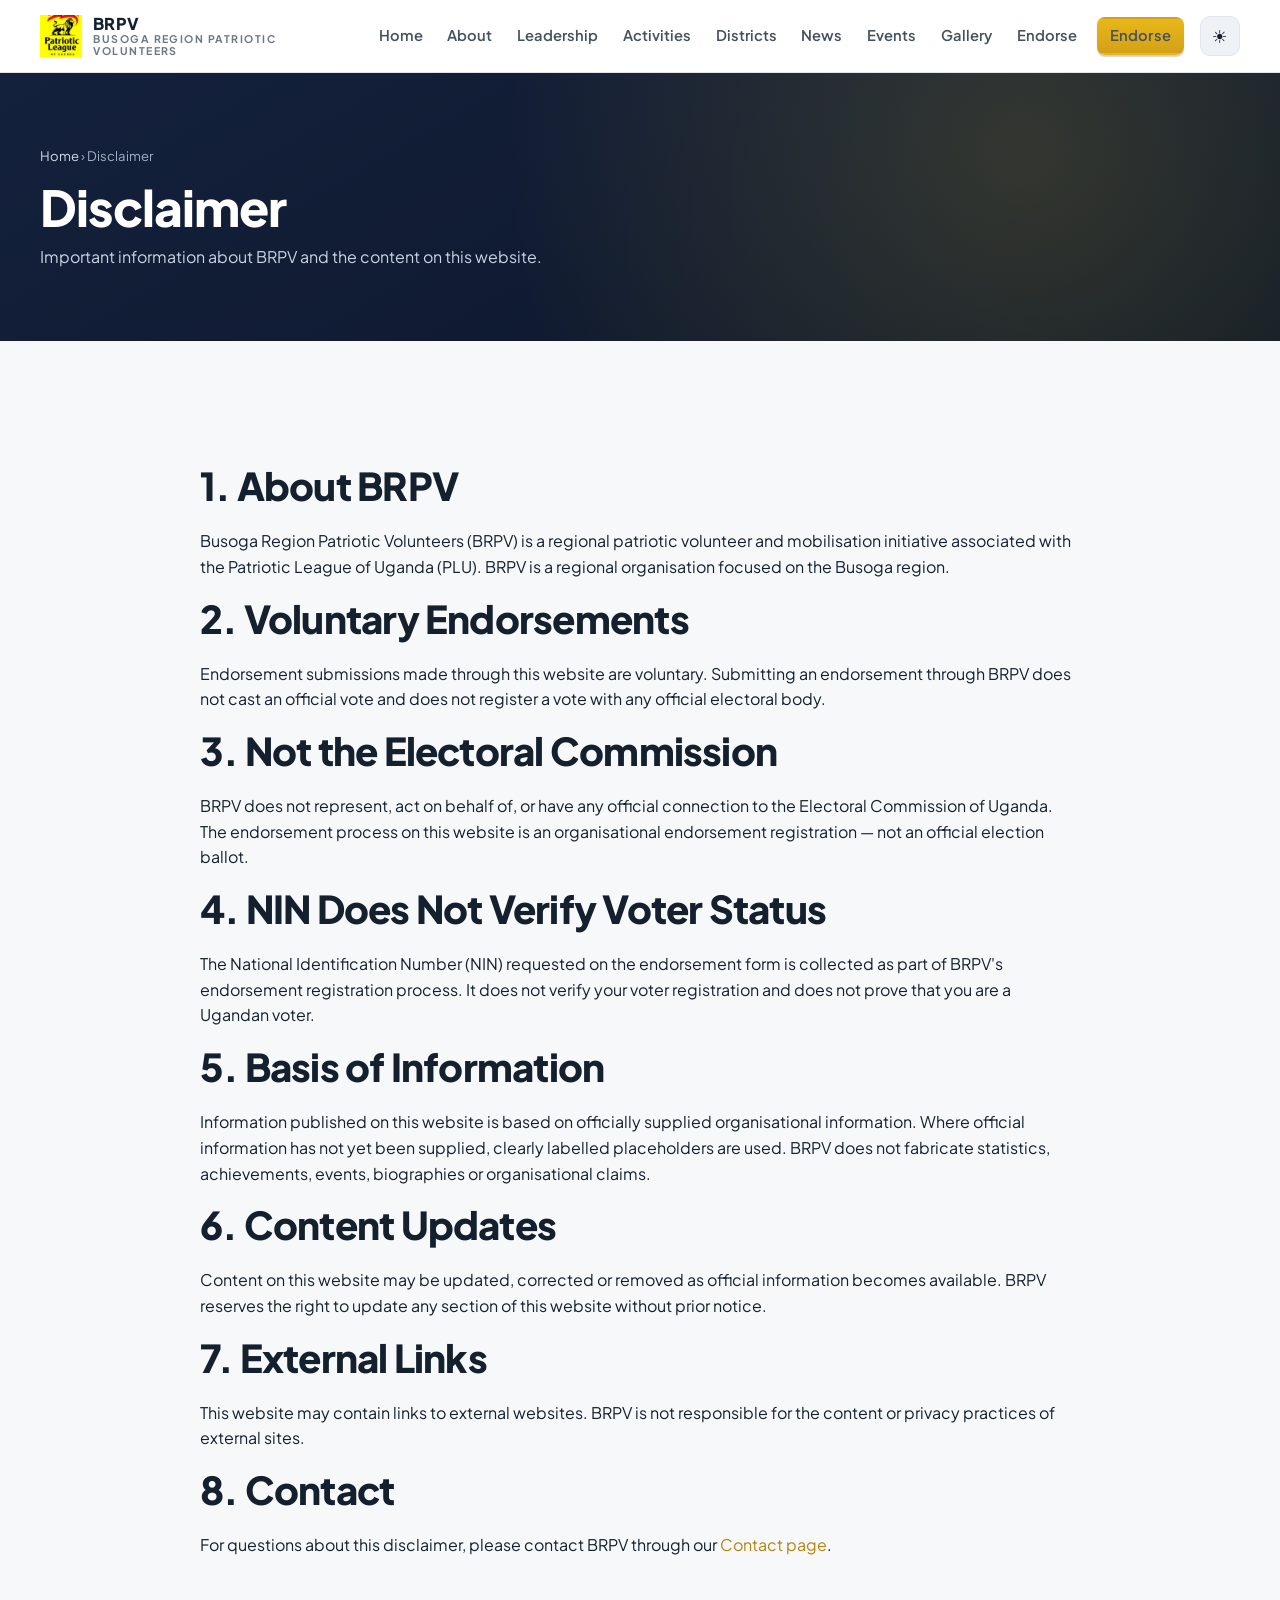
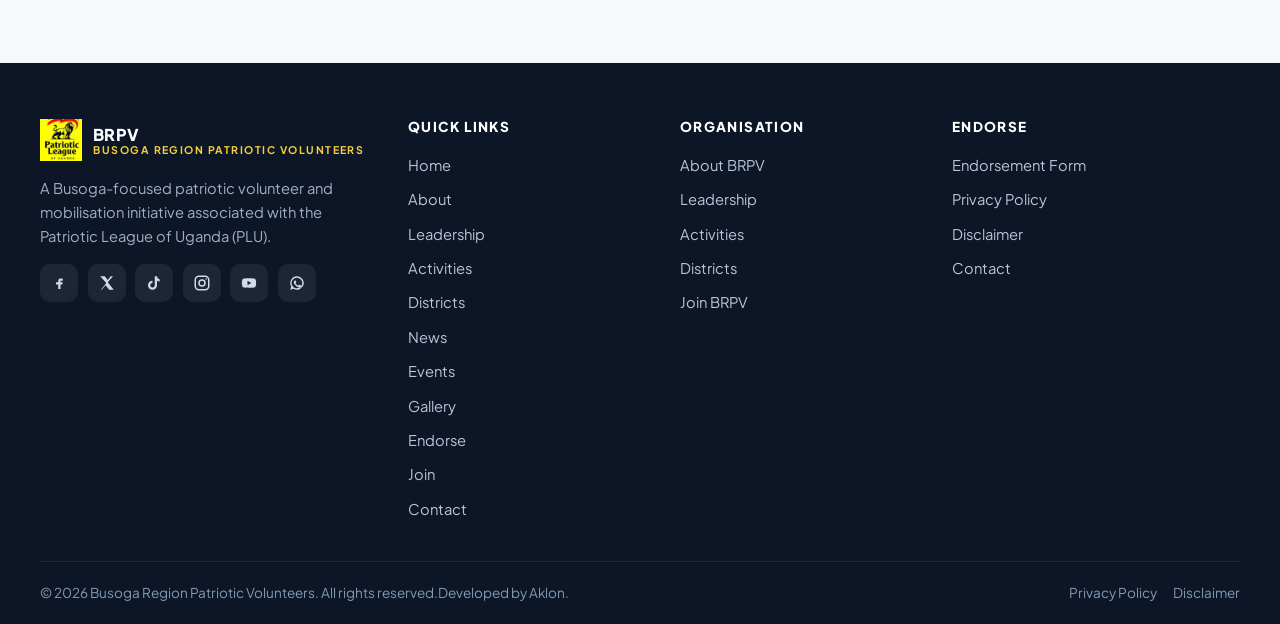
<file: disclaimer.html>
<!DOCTYPE html>
<html lang="en" data-theme="light">
<head>
<meta charset="UTF-8">
<meta name="viewport" content="width=device-width, initial-scale=1.0">
<title>Disclaimer — BRPV</title>
<meta name="description" content="BRPV disclaimer: regional initiative status, voluntary endorsements, relationship to the Electoral Commission, and the basis of information published on this website.">
<meta property="og:title" content="BRPV Disclaimer">
<meta property="og:type" content="website">
<link rel="canonical" href="https://BRPV_PLACEHOLDER_DOMAIN/disclaimer.html">
<link rel="icon" type="image/svg+xml" href="assets/logo/favicon.svg">
<link rel="preconnect" href="https://fonts.googleapis.com">
<link rel="preconnect" href="https://fonts.gstatic.com" crossorigin>
<link href="https://fonts.googleapis.com/css2?family=Plus+Jakarta+Sans:wght@400;500;600;700;800&display=swap" rel="stylesheet">
<link rel="stylesheet" href="css/style.css">
</head>
<body>
<div id="header-mount"></div>

<main>
<section class="page-header">
  <div class="container">
    <div class="breadcrumb"><a href="index.html">Home</a> › Disclaimer</div>
    <h1>Disclaimer</h1>
    <p>Important information about BRPV and the content on this website.</p>
  </div>
</section>

<section class="section">
  <div class="container narrow">
    

    <div class="reveal" style="margin-top:2rem;">
      <h2>1. About BRPV</h2>
      <p>Busoga Region Patriotic Volunteers (BRPV) is a regional patriotic volunteer and mobilisation initiative associated with the Patriotic League of Uganda (PLU). BRPV is a regional organisation focused on the Busoga region.</p>

      <h2>2. Voluntary Endorsements</h2>
      <p>Endorsement submissions made through this website are voluntary. Submitting an endorsement through BRPV does not cast an official vote and does not register a vote with any official electoral body.</p>

      <h2>3. Not the Electoral Commission</h2>
      <p>BRPV does not represent, act on behalf of, or have any official connection to the Electoral Commission of Uganda. The endorsement process on this website is an organisational endorsement registration — not an official election ballot.</p>

      <h2>4. NIN Does Not Verify Voter Status</h2>
      <p>The National Identification Number (NIN) requested on the endorsement form is collected as part of BRPV's endorsement registration process. It does not verify your voter registration and does not prove that you are a Ugandan voter.</p>

      <h2>5. Basis of Information</h2>
      <p>Information published on this website is based on officially supplied organisational information. Where official information has not yet been supplied, clearly labelled placeholders are used. BRPV does not fabricate statistics, achievements, events, biographies or organisational claims.</p>

      <h2>6. Content Updates</h2>
      <p>Content on this website may be updated, corrected or removed as official information becomes available. BRPV reserves the right to update any section of this website without prior notice.</p>

      <h2>7. External Links</h2>
      <p>This website may contain links to external websites. BRPV is not responsible for the content or privacy practices of external sites.</p>

      <h2>8. Contact</h2>
      <p>For questions about this disclaimer, please contact BRPV through our <a href="contact.html">Contact page</a>.</p>
     
    </div>
  </div>
</section>
</main>

<div id="footer-mount"></div>
<script src="js/script.js"></script>
</body>
</html>
</file>
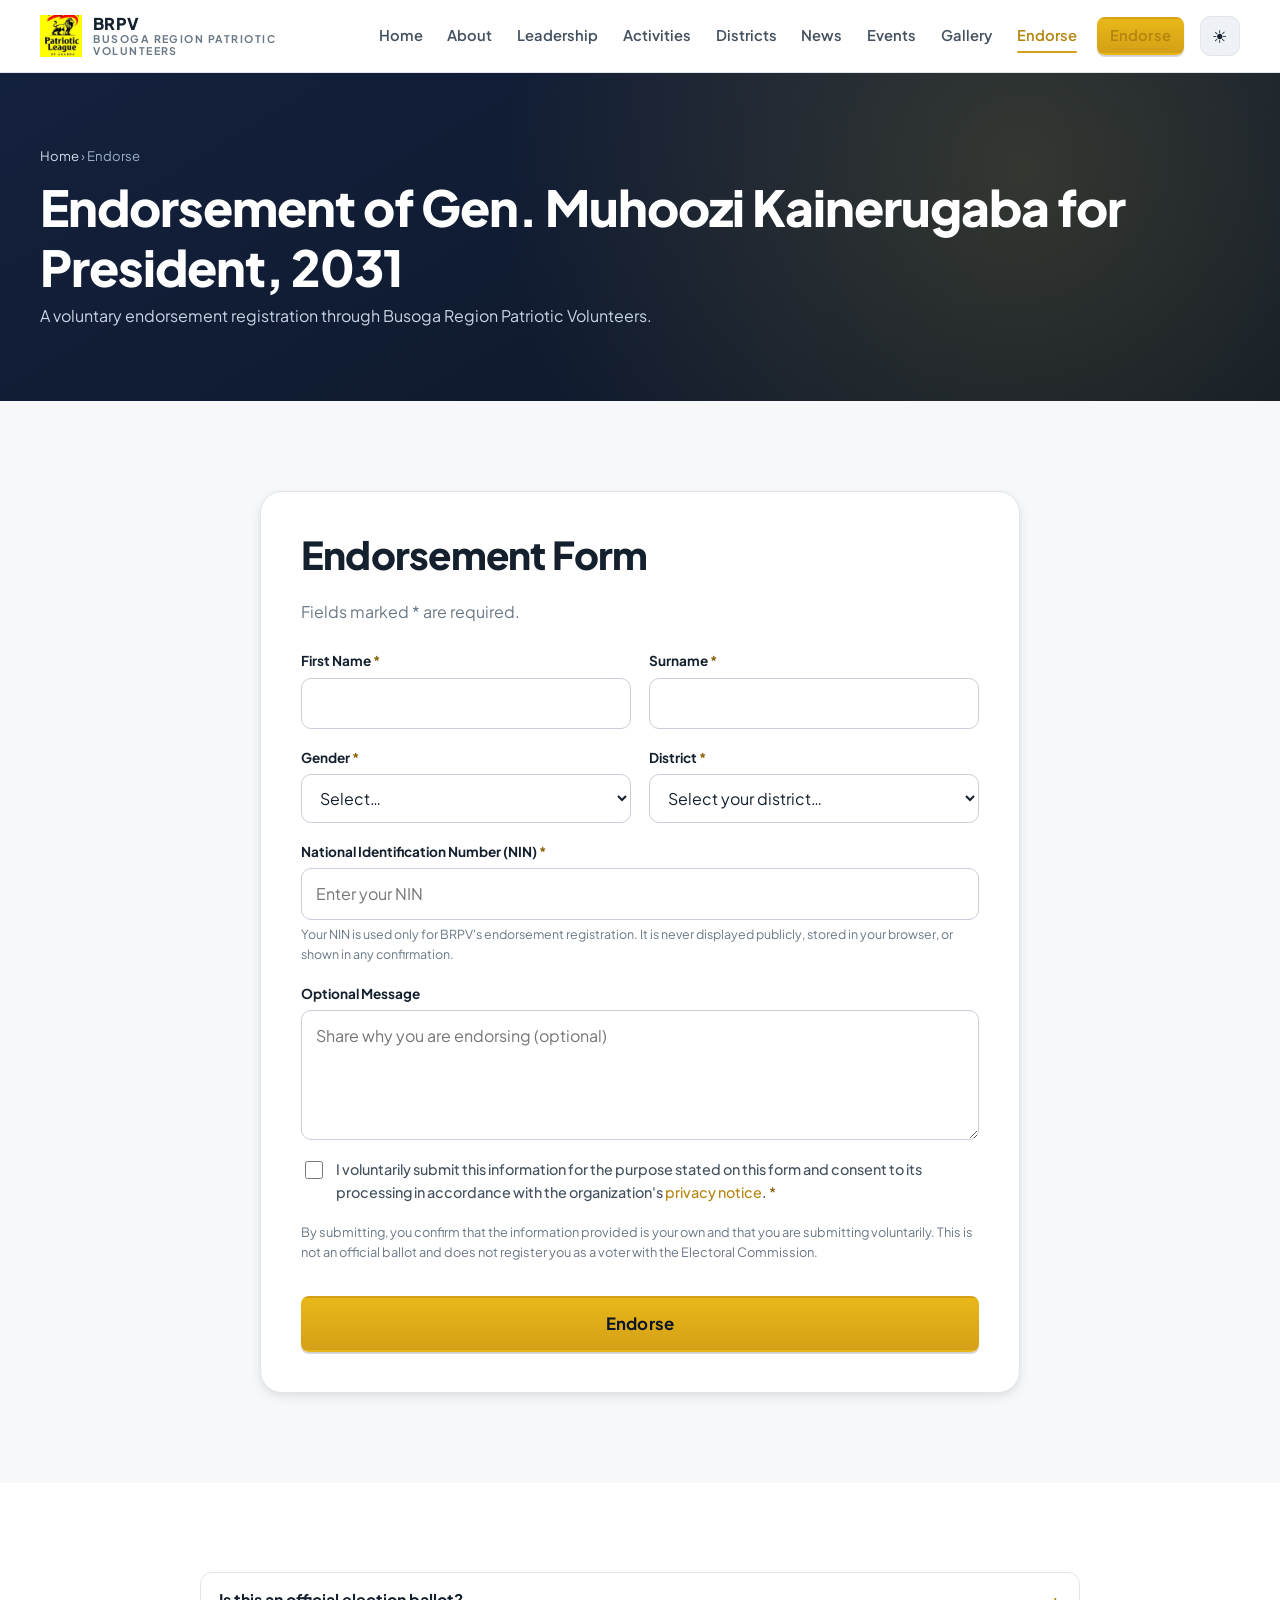
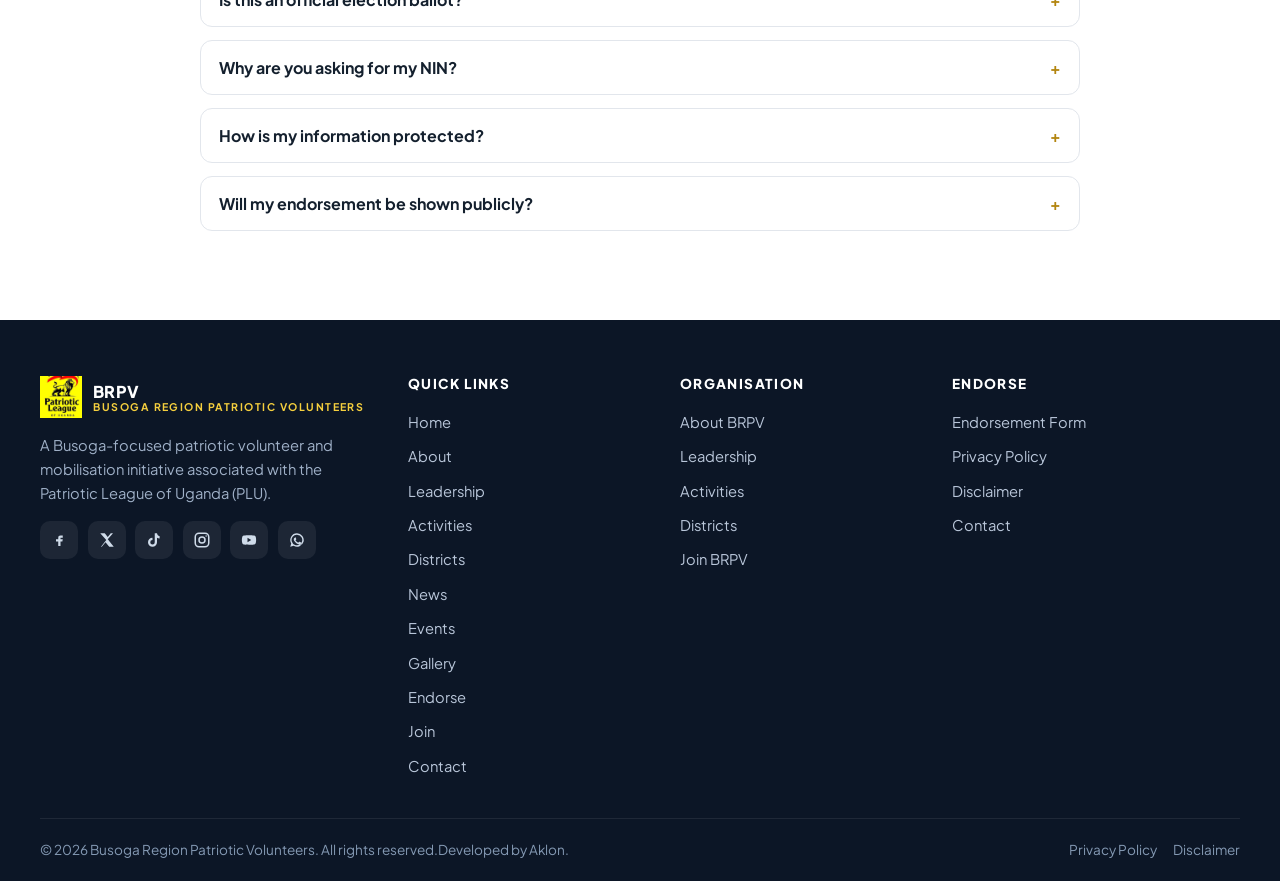
<file: endorsement.html>
<!DOCTYPE html>
<html lang="en" data-theme="light">
<head>
<meta charset="UTF-8">
<meta name="viewport" content="width=device-width, initial-scale=1.0">
<title>Endorse Gen. Muhoozi Kainerugaba for President, 2031 — BRPV</title>
<meta name="description" content="Submit your voluntary endorsement of Gen. Muhoozi Kainerugaba for President, 2031 through BRPV. This is a voluntary endorsement registration — not an official ballot or Electoral Commission process.">
<meta name="robots" content="noindex">
<meta property="og:title" content="Endorse Gen. Muhoozi Kainerugaba for President, 2031">
<meta property="og:description" content="A voluntary endorsement registration through BRPV. Not an official ballot or Electoral Commission process.">
<meta property="og:type" content="website">
<link rel="canonical" href="https://BRPV_PLACEHOLDER_DOMAIN/endorsement.html">
<link rel="icon" type="image/svg+xml" href="assets/logo/favicon.svg">
<link rel="preconnect" href="https://fonts.googleapis.com">
<link rel="preconnect" href="https://fonts.gstatic.com" crossorigin>
<link href="https://fonts.googleapis.com/css2?family=Plus+Jakarta+Sans:wght@400;500;600;700;800&display=swap" rel="stylesheet">
<link rel="stylesheet" href="css/style.css">
</head>
<body>
<div id="header-mount"></div>

<main>
<section class="page-header">
  <div class="container">
    <div class="breadcrumb"><a href="index.html">Home</a> › Endorse</div>
    <h1>Endorsement of Gen. Muhoozi Kainerugaba for President, 2031</h1>
    <p>A voluntary endorsement registration through Busoga Region Patriotic Volunteers.</p>
  </div>
</section>

<section class="section">
  <div class="container narrow">
    <!-- <div class="notice notice--warn reveal">
      <svg class="ni" width="22" height="22" viewBox="0 0 24 24" fill="none" stroke="currentColor" stroke-width="2"><path d="M10.29 3.86L1.82 18a2 2 0 0 0 1.71 3h16.94a2 2 0 0 0 1.71-3L13.71 3.86a2 2 0 0 0-3.42 0z"/><line x1="12" y1="9" x2="12" y2="13"/><circle cx="12" cy="17" r="1" fill="currentColor"/></svg>
      <p><strong>Please read before submitting.</strong> This is a <strong>voluntary endorsement submission</strong> organised by Busoga Region Patriotic Volunteers. It is <strong>not an official election ballot</strong> and is <strong>not connected to the Electoral Commission</strong>. Submitting this form does not cast a vote and does not verify voter registration.</p>
    </div> -->

    <!-- <div class="notice reveal" data-delay="1">
      <svg class="ni" width="22" height="22" viewBox="0 0 24 24" fill="none" stroke="currentColor" stroke-width="2"><rect x="3" y="11" width="18" height="11" rx="2"/><path d="M7 11V7a5 5 0 0 1 10 0v4"/></svg>
      <p>Your National Identification Number (NIN) is requested as part of BRPV's endorsement registration process. It is <strong>not displayed publicly</strong>, not stored in your browser, not placed in URLs, and not shared in any confirmation message. See our <a href="privacy.html">Privacy Policy</a> for how your information is handled.</p>
    </div> -->

    <!-- SUCCESS STATE -->
    <div class="form-card reveal hide" id="endorseSuccess" style="text-align:center;margin-top:1.5rem;">
      <div class="card-icon" style="width:64px;height:64px;margin:0 auto 1rem;background:rgba(47,107,60,.12);color:var(--green-600);">
        <svg width="32" height="32" viewBox="0 0 24 24" fill="none" stroke="currentColor" stroke-width="2.5"><path d="M22 11.08V12a10 10 0 1 1-5.93-9.14"/><polyline points="22 4 12 14.01 9 11.01"/></svg>
      </div>
      <h2 style="margin-bottom:.5rem;">Endorsement Submitted</h2>
      <p class="lead">Thank you. Your endorsement has been submitted successfully.</p>
      <p class="muted">For your privacy, no submitted personal information is displayed on this page.</p>
      <a href="index.html" class="btn btn--gold mt-3">Return to Home</a>
    </div>

    <!-- ENDORSEMENT FORM -->
    <form class="form form-card reveal" data-delay="2" id="endorseForm" method="POST" action="FORMSPREE_ENDPOINT_PLACEHOLDER" autocomplete="off">
      <h2 style="margin-bottom:.25rem;">Endorsement Form</h2>
      <p class="muted" style="margin-bottom:.5rem;">Fields marked <span class="req">*</span> are required.</p>

      <div class="form-row">
        <div class="field">
          <label for="first_name">First Name <span class="req">*</span></label>
          <input type="text" id="first_name" name="first_name" required autocomplete="given-name">
          <span class="error">This field is required.</span>
        </div>
        <div class="field">
          <label for="surname">Surname <span class="req">*</span></label>
          <input type="text" id="surname" name="surname" required autocomplete="family-name">
          <span class="error">This field is required.</span>
        </div>
      </div>

      <div class="form-row">
        <div class="field">
          <label for="gender">Gender <span class="req">*</span></label>
          <select id="gender" name="gender" required>
            <option value="">Select…</option>
            <option value="female">Female</option>
            <option value="male">Male</option>
            <option value="other">Other</option>
            <option value="prefer-not">Prefer not to say</option>
          </select>
          <span class="error">Please select an option.</span>
        </div>
        <div class="field">
          <label for="district">District <span class="req">*</span></label>
          <select id="district" name="district" required>
            <option value="">Select your district…</option>
            <option>Jinja</option><option>Jinja City</option><option>Kamuli</option>
            <option>Kaliro</option><option>Buyende</option><option>Iganga</option>
            <option>Mayuge</option><option>Bugiri</option><option>Namayingo</option>
            <option>Namutumba</option><option>Luuka</option><option>Kibuku</option>
            <option>Budaka</option><option>Butaleja</option><option>Other</option>
          </select>
          <span class="error">Please select your district.</span>
        </div>
      </div>

      <div class="field">
        <label for="nin">National Identification Number (NIN) <span class="req">*</span></label>
        <input type="text" id="nin" name="nin" required inputmode="text" autocomplete="off" spellcheck="false" placeholder="Enter your NIN">
        <span class="hint">Your NIN is used only for BRPV's endorsement registration. It is never displayed publicly, stored in your browser, or shown in any confirmation.</span>
        <span class="error">Please enter a valid National Identification Number.</span>
      </div>

      <div class="field">
        <label for="message">Optional Message</label>
        <textarea id="message" name="message" placeholder="Share why you are endorsing (optional)"></textarea>
      </div>

      <div class="field">
        <div class="checkbox">
          <input type="checkbox" id="consent" name="consent" value="yes" required>
          <label for="consent">I voluntarily submit this information for the purpose stated on this form and consent to its processing in accordance with the organization's <a href="privacy.html">privacy notice</a>. <span class="req">*</span></label>
        </div>
        <span class="error">You must provide consent to submit this endorsement.</span>
      </div>

      <p class="muted" style="font-size:.8rem;">By submitting, you confirm that the information provided is your own and that you are submitting voluntarily. This is not an official ballot and does not register you as a voter with the Electoral Commission.</p>

      <button type="submit" class="btn btn--gold btn--lg btn--block">Endorse</button>
    </form>
  </div>
</section>

<section class="section section--alt">
  <div class="container narrow">
    <div class="accordion reveal">
      <div class="acc-item">
        <button class="acc-head" type="button">Is this an official election ballot? <span class="pm">+</span></button>
        <div class="acc-body"><div class="acc-body-inner">No. This is a voluntary endorsement registration organised by BRPV. It is not an official ballot and is not connected to the Electoral Commission of Uganda.</div></div>
      </div>
      <div class="acc-item">
        <button class="acc-head" type="button">Why are you asking for my NIN? <span class="pm">+</span></button>
        <div class="acc-body"><div class="acc-body-inner">Your NIN is requested as part of BRPV's endorsement registration process. It helps the organisation manage endorsement records responsibly. It does not verify your voter registration and does not prove that you are a Ugandan voter.</div></div>
      </div>
      <div class="acc-item">
        <button class="acc-head" type="button">How is my information protected? <span class="pm">+</span></button>
        <div class="acc-body"><div class="acc-body-inner">Your NIN and personal information are never displayed publicly, never stored in your browser, never placed in URLs, and never shown in confirmation messages. Please review our <a href="privacy.html">Privacy Policy</a> for full details.</div></div>
      </div>
      <div class="acc-item">
        <button class="acc-head" type="button">Will my endorsement be shown publicly? <span class="pm">+</span></button>
        <div class="acc-body"><div class="acc-body-inner">No. BRPV does not publish a public list of endorsements or expose individual endorsement records on this website.</div></div>
      </div>
    </div>
  </div>
</section>
</main>

<div id="footer-mount"></div>
<script src="js/script.js"></script>
</body>
</html>
</file>
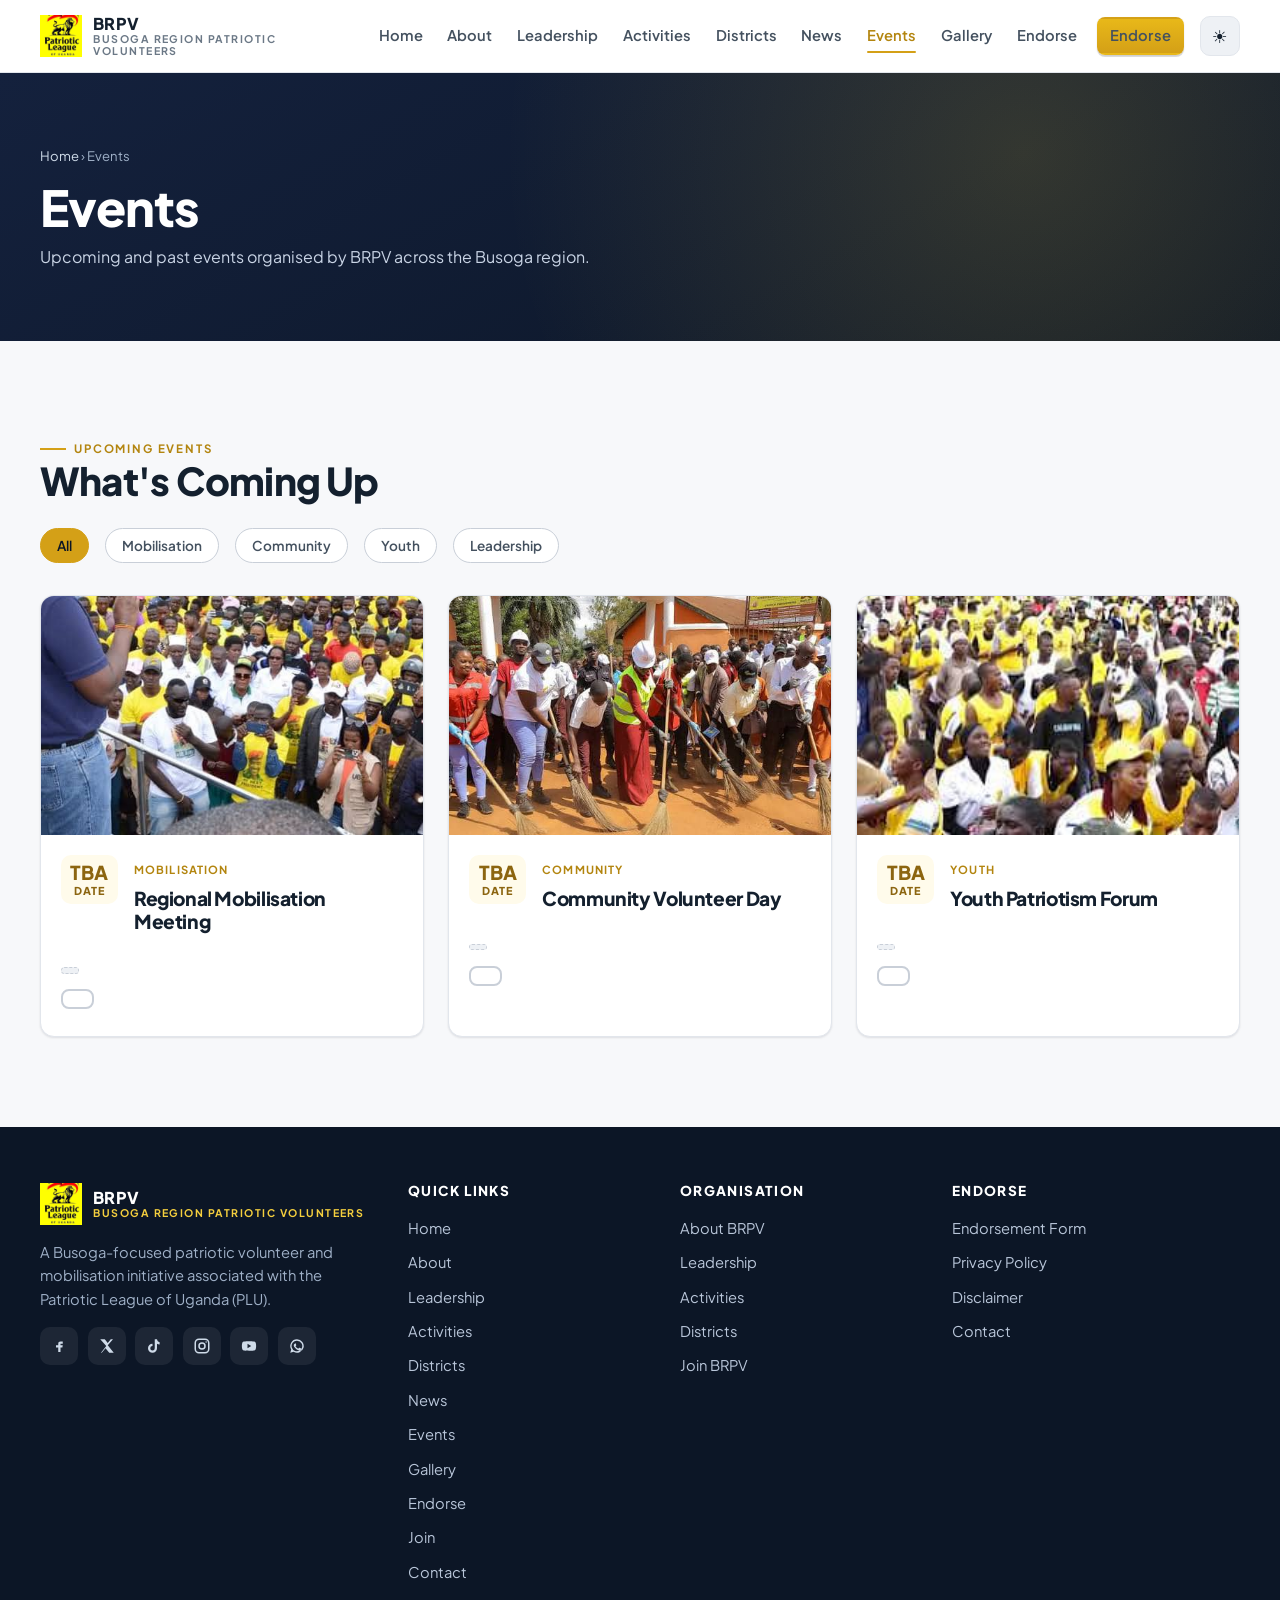
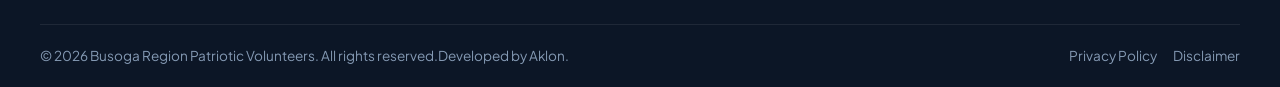
<file: events.html>
<!DOCTYPE html>
<html lang="en" data-theme="light">
<head>
<meta charset="UTF-8">
<meta name="viewport" content="width=device-width, initial-scale=1.0">
<title>Events — BRPV Busoga Region</title>
<meta name="description" content="BRPV upcoming and past events across the Busoga region: titles, dates, times, locations, districts and descriptions.">
<meta property="og:title" content="BRPV Events">
<meta property="og:type" content="website">
<link rel="canonical" href="https://BRPV_PLACEHOLDER_DOMAIN/events.html">
<link rel="icon" type="image/svg+xml" href="assets/logo/favicon.svg">
<link rel="preconnect" href="https://fonts.googleapis.com">
<link rel="preconnect" href="https://fonts.gstatic.com" crossorigin>
<link href="https://fonts.googleapis.com/css2?family=Plus+Jakarta+Sans:wght@400;500;600;700;800&display=swap" rel="stylesheet">
<link rel="stylesheet" href="css/style.css">
</head>
<body>
<div id="header-mount"></div>

<main>
<section class="page-header">
  <div class="container">
    <div class="breadcrumb"><a href="index.html">Home</a> › Events</div>
    <h1>Events</h1>
    <p>Upcoming and past events organised by BRPV across the Busoga region.</p>
  </div>
</section>

<section class="section">
  <div class="container">
    <div class="section-head reveal">
      <span class="eyebrow">Upcoming Events</span>
      <h2>What's Coming Up</h2>
    </div>
    <div class="filter-bar reveal" id="eventsFilters" style="margin-top:-1rem;">
      <button class="chip active" data-filter="all">All</button>
      <button class="chip" data-filter="mobilisation">Mobilisation</button>
      <button class="chip" data-filter="community">Community</button>
      <button class="chip" data-filter="youth">Youth</button>
      <button class="chip" data-filter="leadership">Leadership</button>
    </div>

    <div class="cards-grid">
      <div class="card media-card event-card reveal" data-cat="mobilisation">
        <div class="img-wrap"><img src="assets/IMG-20261002-WA0112.jpg" alt="Event placeholder" loading="lazy"></div>
        <div class="body">
          <div style="display:flex;gap:1rem;align-items:flex-start;"><div class="event-date-badge"><span class="d">TBA</span><span class="m">Date</span></div><div><span class="tag">Mobilisation</span><h3>Regional Mobilisation Meeting</h3></div></div>
          <div class="event-meta"><span></span><span></span><span></span></div>
          <p><span class="placeholder-note"></span></p>
          <a href="#" class="btn btn--outline" style="margin-top:.6rem;padding:.5rem .9rem;" onclick="return false;"></a>
        </div>
      </div>
      <div class="card media-card event-card reveal" data-delay="1" data-cat="community">
        <div class="img-wrap"><img src="assets/IMG-20261002-WA0085.jpg" alt="Event placeholder" loading="lazy"></div>
        <div class="body">
          <div style="display:flex;gap:1rem;align-items:flex-start;"><div class="event-date-badge"><span class="d">TBA</span><span class="m">Date</span></div><div><span class="tag">Community</span><h3>Community Volunteer Day</h3></div></div>
          <div class="event-meta"><span></span><span></span><span></span></div>
          <p><span class="placeholder-note"></span></p>
          <a href="#" class="btn btn--outline" style="margin-top:.6rem;padding:.5rem .9rem;" onclick="return false;"></a>
        </div>
      </div>
      <div class="card media-card event-card reveal" data-delay="2" data-cat="youth">
        <div class="img-wrap"><img src="assets/IMG-20261002-WA0096.jpg" alt="Event placeholder" loading="lazy"></div>
        <div class="body">
          <div style="display:flex;gap:1rem;align-items:flex-start;"><div class="event-date-badge"><span class="d">TBA</span><span class="m">Date</span></div><div><span class="tag">Youth</span><h3>Youth Patriotism Forum</h3></div></div>
          <div class="event-meta"><span></span><span></span><span></span></div>
          <p><span class="placeholder-note"></span></p>
          <a href="#" class="btn btn--outline" style="margin-top:.6rem;padding:.5rem .9rem;" onclick="return false;"></a>
        </div>
      </div>
    </div>
    <div class="no-results" id="eventsFilters-empty">No upcoming events match this filter. Please check back as events are confirmed.</div>
  </div>
</section>

<!-- <section class="section section--alt">
  <div class="container">
    <div class="section-head reveal">
      <span class="eyebrow">Past Events</span>
      <h2>Previous Activities</h2>
    </div>
    <div class="cards-grid">
      <div class="card media-card reveal">
        <div class="img-wrap"><img src="https://images.pexels.com/photos/27471164/pexels-photo-27471164.jpeg?auto=compress&cs=tinysrgb&w=800" alt="Past event placeholder" loading="lazy"></div>
        <div class="body"><span class="tag">Community</span><h3>Community Engagement Event</h3><div class="event-meta"><span>📅 [Date TBA]</span><span>📍 [Location TBA]</span></div><p><span class="placeholder-note">[Event details to be supplied]</span></p></div>
      </div>
      <div class="card media-card reveal" data-delay="1">
        <div class="img-wrap"><img src="https://images.pexels.com/photos/39942531/pexels-photo-39942531.jpeg?auto=compress&cs=tinysrgb&w=800" alt="Past event placeholder" loading="lazy"></div>
        <div class="body"><span class="tag">Mobilisation</span><h3>Regional Mobilisation Drive</h3><div class="event-meta"><span>📅 [Date TBA]</span><span>📍 [Location TBA]</span></div><p><span class="placeholder-note">[Event details to be supplied]</span></p></div>
      </div>
      <div class="card media-card reveal" data-delay="2">
        <div class="img-wrap"><img src="https://images.pexels.com/photos/37638737/pexels-photo-37638737.jpeg?auto=compress&cs=tinysrgb&w=800" alt="Past event placeholder" loading="lazy"></div>
        <div class="body"><span class="tag">Volunteer</span><h3>Community Service Activity</h3><div class="event-meta"><span>📅 [Date TBA]</span><span>📍 [Location TBA]</span></div><p><span class="placeholder-note">[Event details to be supplied]</span></p></div>
      </div>
    </div>
    <div class="notice mt-4 reveal">
      <svg class="ni" width="20" height="20" viewBox="0 0 24 24" fill="none" stroke="currentColor" stroke-width="2"><circle cx="12" cy="12" r="10"/><path d="M12 16v-4M12 8h.01"/></svg>
      <p>Event dates, times, locations and descriptions will be published as official information is supplied. To add an event, copy a card in <code>events.html</code> and update its content.</p>
    </div>
  </div>
</section> -->
</main>

<div id="footer-mount"></div>
<script src="js/script.js"></script>
</body>
</html>
</file>
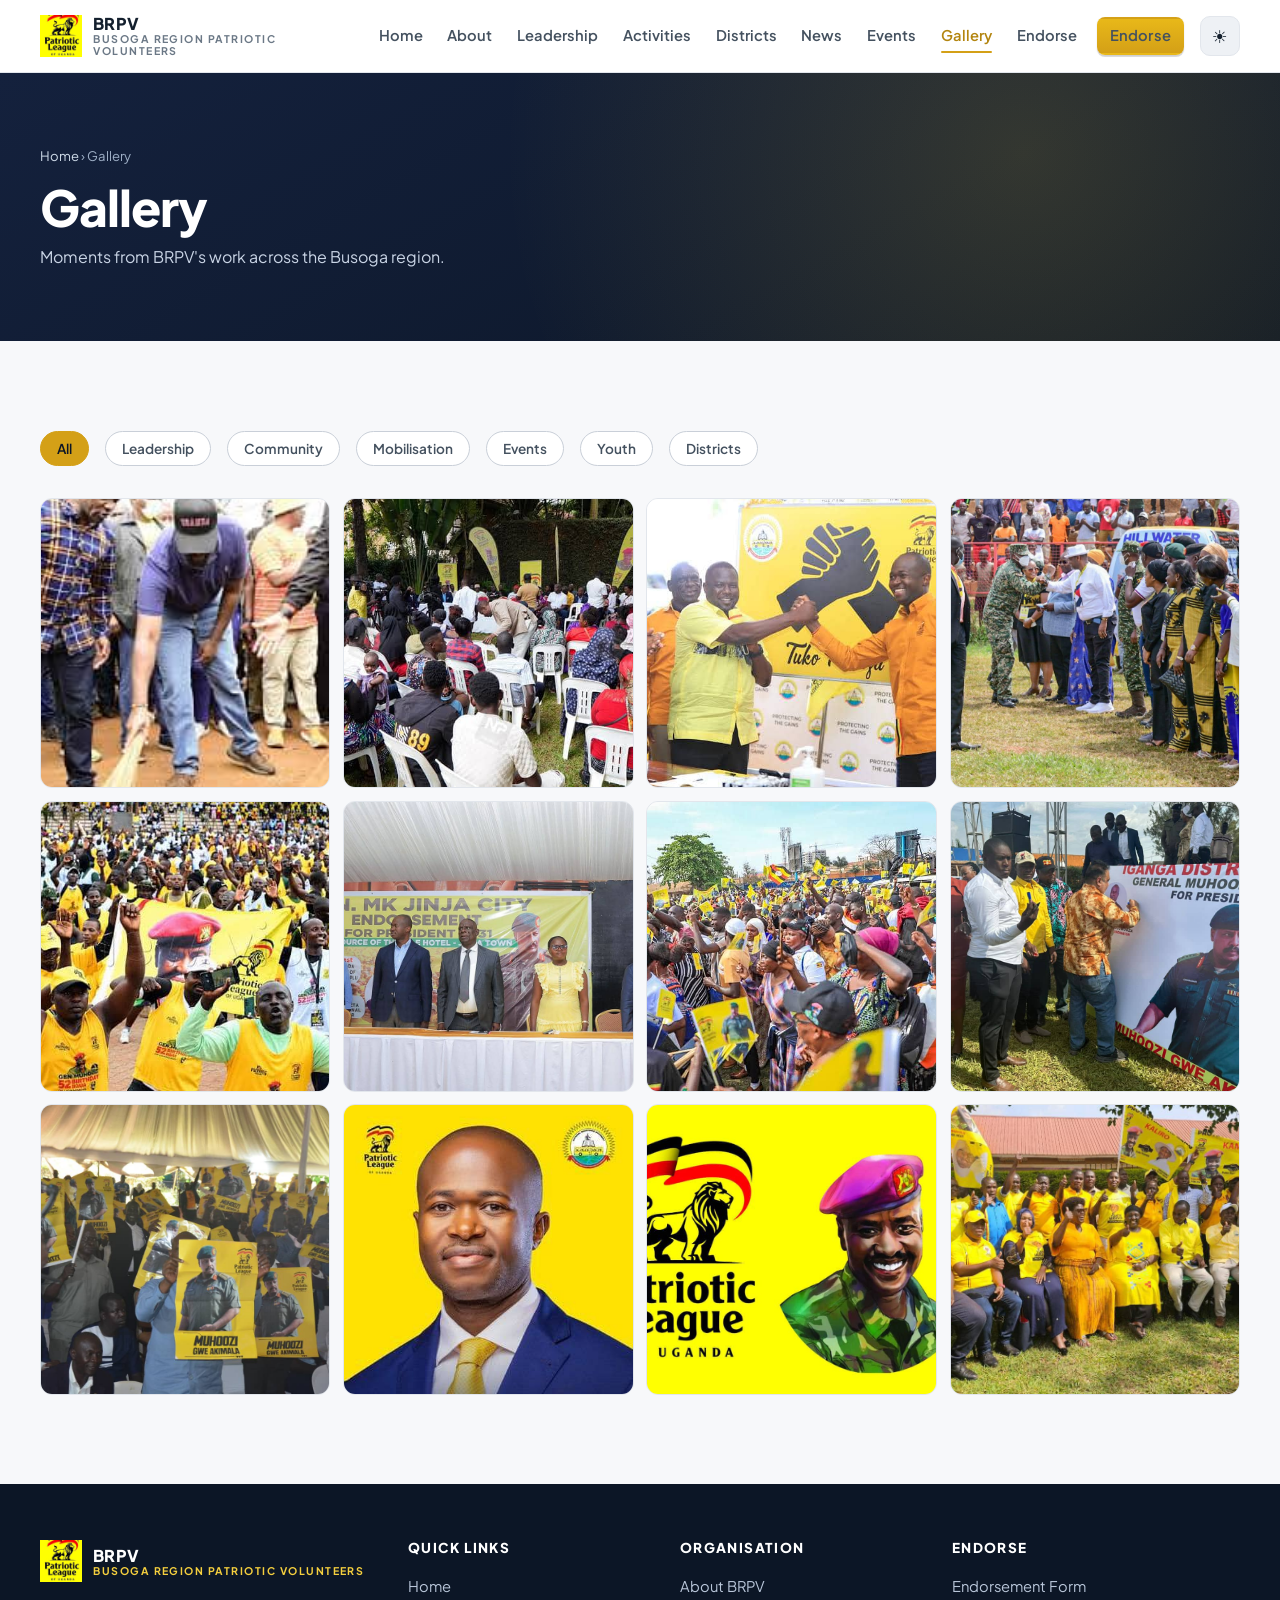
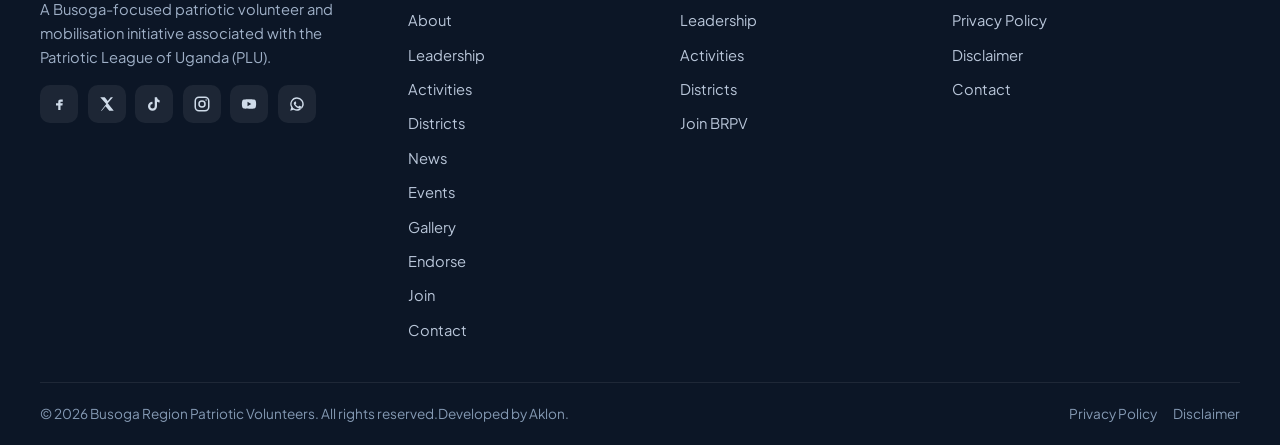
<file: gallery.html>
<!DOCTYPE html>
<html lang="en" data-theme="light">
<head>
<meta charset="UTF-8">
<meta name="viewport" content="width=device-width, initial-scale=1.0">
<title>Gallery — BRPV Busoga Region</title>
<meta name="description" content="BRPV photo gallery: leadership, community activities, mobilisation, events, youth and district activities across the Busoga region.">
<meta property="og:title" content="BRPV Gallery">
<meta property="og:type" content="website">
<link rel="canonical" href="https://BRPV_PLACEHOLDER_DOMAIN/gallery.html">
<link rel="icon" type="image/svg+xml" href="assets/logo/favicon.svg">
<link rel="preconnect" href="https://fonts.googleapis.com">
<link rel="preconnect" href="https://fonts.gstatic.com" crossorigin>
<link href="https://fonts.googleapis.com/css2?family=Plus+Jakarta+Sans:wght@400;500;600;700;800&display=swap" rel="stylesheet">
<link rel="stylesheet" href="css/style.css">
</head>
<body>
<div id="header-mount"></div>

<main>
<section class="page-header">
  <div class="container">
    <div class="breadcrumb"><a href="index.html">Home</a> › Gallery</div>
    <h1>Gallery</h1>
    <p>Moments from BRPV's work across the Busoga region.</p>
  </div>
</section>

<section class="section">
  <div class="container">
    <div class="filter-bar reveal" id="galleryFilters">
      <button class="chip active" data-filter="all">All</button>
      <button class="chip" data-filter="leadership">Leadership</button>
      <button class="chip" data-filter="community">Community</button>
      <button class="chip" data-filter="mobilisation">Mobilisation</button>
      <button class="chip" data-filter="events">Events</button>
      <button class="chip" data-filter="youth">Youth</button>
      <button class="chip" data-filter="districts">Districts</button>
    </div>

    <div class="gallery-grid">
      <!-- To add a photo: copy a .gallery-item, set data-cat to one of the filter values, data-full to the full-size URL, and the caption. -->
      <div class="gallery-item reveal" data-cat="community"><img src="assets/IMG-20261002-WA0082.jpg" data-full="assets/IMG-20261002-WA0085.jpg" alt="Community gathering" loading="lazy"><div class="gallery-cap">Community gathering under a tree</div></div>
      <div class="gallery-item reveal" data-delay="1" data-cat="community"><img src="assets/IMG-20261002-WA0088.jpg" data-full="assets/IMG-20261002-WA0091.jpg" alt="Community support" loading="lazy"><div class="gallery-cap">Community support activity</div></div>
      <div class="gallery-item reveal" data-delay="2" data-cat="mobilisation"><img src="assets/IMG-20261002-WA0094.jpg" data-full="assets/IMG-20261002-WA0097.jpg" alt="Mobilisation event" loading="lazy"><div class="gallery-cap">Community mobilisation gathering</div></div>
      <div class="gallery-item reveal" data-delay="3" data-cat="leadership"><img src="assets/IMG-20261002-WA0098.jpg" data-full="https://images.pexels.com/photos/7446948/pexels-photo-7446948.jpeg?auto=compress&cs=tinysrgb&w=1400" alt="Leadership portrait placeholder" loading="lazy"><div class="gallery-cap">Leadership portrait placeholder</div></div>
      <div class="gallery-item reveal" data-cat="youth"><img src="assets/IMG-20261002-WA0118.jpg" data-full="https://images.pexels.com/photos/34162719/pexels-photo-34162719.jpeg?auto=compress&cs=tinysrgb&w=1400" alt="Youth engagement" loading="lazy"><div class="gallery-cap">Youth engagement activity</div></div>
      <div class="gallery-item reveal" data-delay="1" data-cat="events"><img src="assets/IMG-20261002-WA0099.jpg" data-full="https://images.pexels.com/photos/33688258/pexels-photo-33688258.jpeg?auto=compress&cs=tinysrgb&w=1400" alt="Public event" loading="lazy"><div class="gallery-cap">Public community event</div></div>
      <div class="gallery-item reveal" data-delay="2" data-cat="districts"><img src="assets/IMG-20261002-WA0101.jpg" data-full="https://images.pexels.com/photos/38520451/pexels-photo-38520451.jpeg?auto=compress&cs=tinysrgb&w=1400" alt="Busoga district landscape" loading="lazy"><div class="gallery-cap">Busoga district landscape</div></div>
      <div class="gallery-item reveal" data-delay="3" data-cat="community"><img src="assets/IMG-20261002-WA0104.jpg" data-full="https://images.pexels.com/photos/7156186/pexels-photo-7156186.jpeg?auto=compress&cs=tinysrgb&w=1400" alt="Volunteers" loading="lazy"><div class="gallery-cap">Volunteers organising supplies</div></div>
      <div class="gallery-item reveal" data-cat="mobilisation"><img src="assets/IMG-20261002-WA0106.jpg" data-full="https://images.pexels.com/photos/6646857/pexels-photo-6646857.jpeg?auto=compress&cs=tinysrgb&w=1400" alt="Volunteers at work" loading="lazy"><div class="gallery-cap">Volunteers in the field</div></div>
      <div class="gallery-item reveal" data-delay="1" data-cat="events"><img src="assets/IMG-20261002-WA0107.jpg" data-full="https://images.pexels.com/photos/6647125/pexels-photo-6647125.jpeg?auto=compress&cs=tinysrgb&w=1400" alt="Volunteers" loading="lazy"><div class="gallery-cap">Volunteers in action</div></div>
      <div class="gallery-item reveal" data-delay="2" data-cat="districts"><img src="assets/IMG-20261002-WA0108.jpg" data-full="https://images.pexels.com/photos/31938882/pexels-photo-31938882.jpeg?auto=compress&cs=tinysrgb&w=1400" alt="Uganda landscape" loading="lazy"><div class="gallery-cap">Busoga region landscape</div></div>
      <div class="gallery-item reveal" data-delay="3" data-cat="youth"><img src="assets/IMG-20261002-WA0109.jpg" data-full="https://images.pexels.com/photos/28101472/pexels-photo-28101472.jpeg?auto=compress&cs=tinysrgb&w=1400" alt="Youth" loading="lazy"><div class="gallery-cap">Young people in the community</div></div>
      <!-- <div class="gallery-item reveal" data-cat="community"><img src="https://images.pexels.com/photos/37638737/pexels-photo-37638737.jpeg?auto=compress&cs=tinysrgb&w=600" data-full="https://images.pexels.com/photos/37638737/pexels-photo-37638737.jpeg?auto=compress&cs=tinysrgb&w=1400" alt="Community cleaning" loading="lazy"><div class="gallery-cap">Community cleaning activity</div></div>
      <div class="gallery-item reveal" data-delay="1" data-cat="leadership"><img src="https://images.pexels.com/photos/7475127/pexels-photo-7475127.jpeg?auto=compress&cs=tinysrgb&w=600" data-full="https://images.pexels.com/photos/7475127/pexels-photo-7475127.jpeg?auto=compress&cs=tinysrgb&w=1400" alt="Volunteers" loading="lazy"><div class="gallery-cap">Volunteers supporting teamwork</div></div>
      <div class="gallery-item reveal" data-delay="2" data-cat="mobilisation"><img src="https://images.pexels.com/photos/39942531/pexels-photo-39942531.jpeg?auto=compress&cs=tinysrgb&w=600" data-full="https://images.pexels.com/photos/39942531/pexels-photo-39942531.jpeg?auto=compress&cs=tinysrgb&w=1400" alt="Volunteers" loading="lazy"><div class="gallery-cap">Volunteers in reflective vests</div></div>
      <div class="gallery-item reveal" data-delay="3" data-cat="districts"><img src="https://images.pexels.com/photos/28263584/pexels-photo-28263584.jpeg?auto=compress&cs=tinysrgb&w=600" data-full="https://images.pexels.com/photos/28263584/pexels-photo-28263584.jpeg?auto=compress&cs=tinysrgb&w=1400" alt="Countryside" loading="lazy"><div class="gallery-cap">Busoga countryside</div></div> -->
    </div>
    <div class="no-results" id="galleryFilters-empty">No photos match this category yet.</div>

    <!-- <div class="notice mt-4 reveal">
      <svg class="ni" width="20" height="20" viewBox="0 0 24 24" fill="none" stroke="currentColor" stroke-width="2"><circle cx="12" cy="12" r="10"/><path d="M12 16v-4M12 8h.01"/></svg>
      <p>Photos shown are placeholder images. Official photographs will replace these as they are supplied. To add a photo, copy a <code>.gallery-item</code> in <code>gallery.html</code> and update the <code>src</code>, <code>data-full</code>, <code>data-cat</code> and caption.</p>
    </div> -->
  </div>
</section>
</main>

<div id="footer-mount"></div>
<script src="js/script.js"></script>
</body>
</html>
</file>
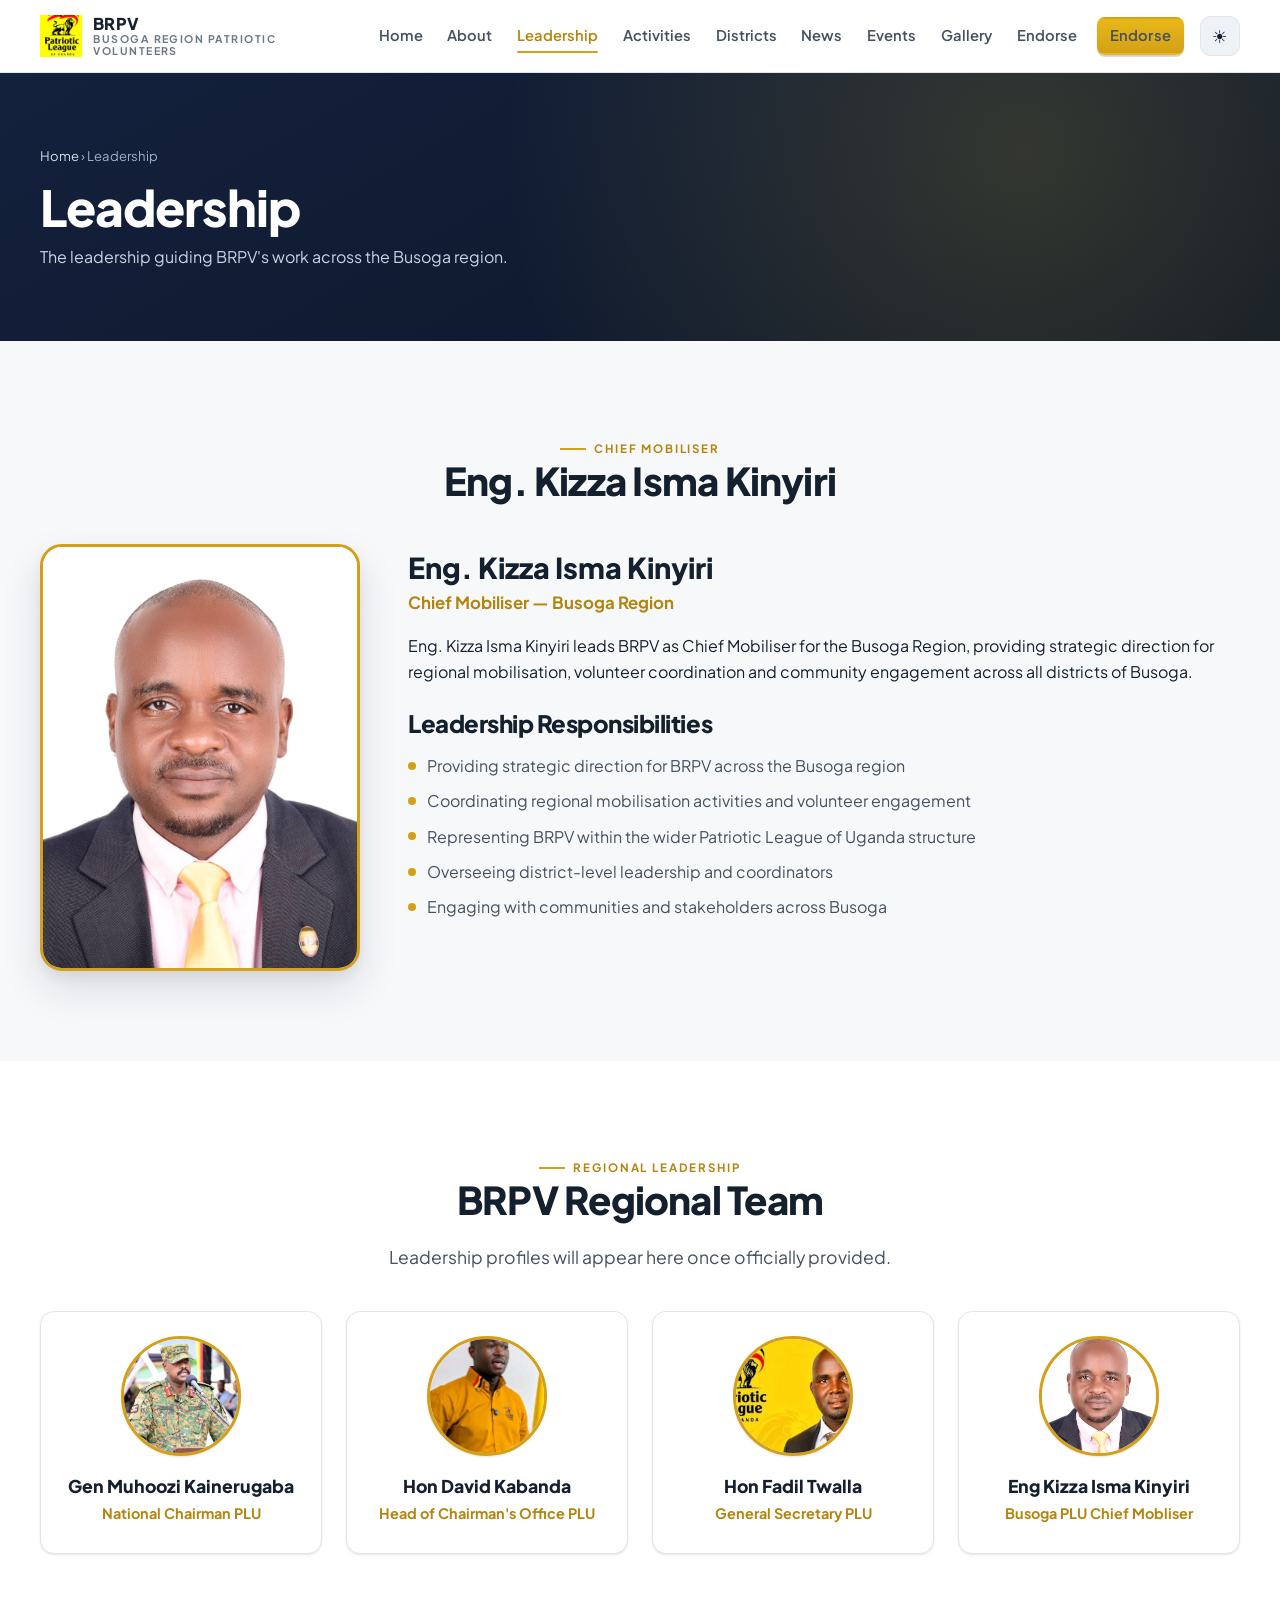
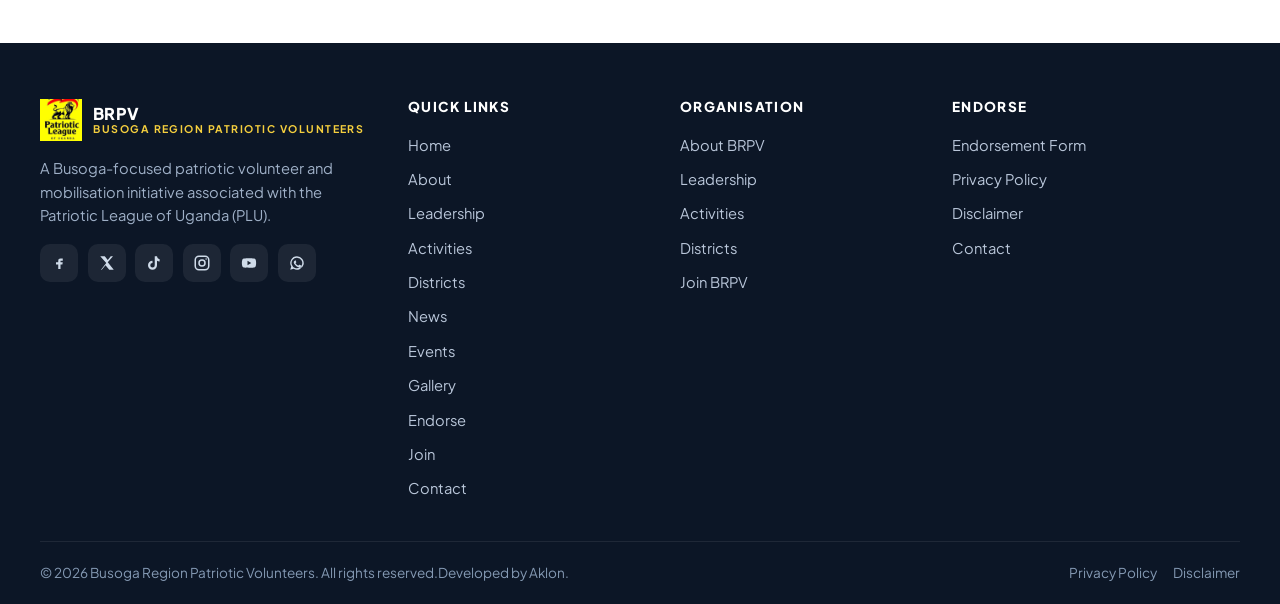
<file: leadership.html>
<!DOCTYPE html>
<html lang="en" data-theme="light">
<head>
<meta charset="UTF-8">
<meta name="viewport" content="width=device-width, initial-scale=1.0">
<title>Leadership — BRPV Busoga Region</title>
<meta name="description" content="BRPV leadership directory: regional leadership, district leadership, mobilisation team and programme coordinators, led by Eng. Kizza Isma Kinyiri, Chief Mobiliser for Busoga Region.">
<meta property="og:title" content="BRPV Leadership">
<meta property="og:type" content="website">
<link rel="canonical" href="https://BRPV_PLACEHOLDER_DOMAIN/leadership.html">
<link rel="icon" type="image/svg+xml" href="assets/logo/favicon.svg">
<link rel="preconnect" href="https://fonts.googleapis.com">
<link rel="preconnect" href="https://fonts.gstatic.com" crossorigin>
<link href="https://fonts.googleapis.com/css2?family=Plus+Jakarta+Sans:wght@400;500;600;700;800&display=swap" rel="stylesheet">
<link rel="stylesheet" href="css/style.css">
</head>
<body>
<div id="header-mount"></div>

<main>
<section class="page-header">
  <div class="container">
    <div class="breadcrumb"><a href="index.html">Home</a> › Leadership</div>
    <h1>Leadership</h1>
    <p>The leadership guiding BRPV's work across the Busoga region.</p>
  </div>
</section>

<!-- CHIEF MOBILISER PROFILE -->
<section class="section">
  <div class="container">
    <div class="section-head center reveal">
      <span class="eyebrow">Chief Mobiliser</span>
      <h2>Eng. Kizza Isma Kinyiri</h2>
    </div>
    <div class="profile-detail">
      <div class="profile-photo reveal">
        <img src="assets/IMG-20260908-WA0003.jpg" alt="Portrait placeholder for Eng. Kizza Isma Kinyiri, Chief Mobiliser Busoga Region" loading="lazy">
      </div>
      <div class="profile-info reveal" data-delay="1">
        <div class="name-lg">Eng. Kizza Isma Kinyiri</div>
        <div class="role-lg">Chief Mobiliser — Busoga Region</div>
        <p>Eng. Kizza Isma Kinyiri leads BRPV as Chief Mobiliser for the Busoga Region, providing strategic direction for regional mobilisation, volunteer coordination and community engagement across all districts of Busoga.</p>
        <h3 style="margin-top:1.5rem;">Leadership Responsibilities</h3>
        <ul class="responsibilities">
          <li>Providing strategic direction for BRPV across the Busoga region</li>
          <li>Coordinating regional mobilisation activities and volunteer engagement</li>
          <li>Representing BRPV within the wider Patriotic League of Uganda structure</li>
          <li>Overseeing district-level leadership and coordinators</li>
          <li>Engaging with communities and stakeholders across Busoga</li>
        </ul>

         
        
      </div>
    </div>
  </div>
</section>


<section class="section section--alt">
  <div class="container">
    <div class="section-head center reveal">
      <span class="eyebrow">Regional Leadership</span>
      <h2>BRPV Regional Team</h2>
      <p class="lead">Leadership profiles will appear here once officially provided.</p>
    </div>
    <div class="grid grid-4">
      <div class="card profile-card reveal">
        <div class="avatar"><img src="assets/IMG-20261002-WA0117.jpg" alt="Leadership profile placeholder" loading="lazy"></div>
        <div class="name">Gen Muhoozi Kainerugaba</div><div class="role">National Chairman PLU</div>
      </div>
      <div class="card profile-card reveal" data-delay="1">
        <div class="avatar"><img src="assets/IMG-20261002-WA0113.jpg" alt="Leadership profile placeholder" loading="lazy"></div>
        <div class="name">Hon David Kabanda</div><div class="role">Head of Chairman's Office PLU</div>
      </div>
      <div class="card profile-card reveal" data-delay="2">
        <div class="avatar"><img src="assets/IMG-20261002-WA0114.jpg" alt="Leadership profile placeholder" loading="lazy"></div>
        <div class="name">Hon Fadil Twalla</div><div class="role">General Secretary PLU</div>
      </div>
      <div class="card profile-card reveal" data-delay="3">
        <div class="avatar"><img src="assets/IMG-20260908-WA0003.jpg" alt="Leadership profile placeholder" loading="lazy"></div>
        <div class="name">Eng Kizza Isma Kinyiri</div><div class="role">Busoga PLU Chief Mobliser</div>
      </div>
    </div>
  </div>
</section>


<!-- <section class="section">
  <div class="container">
    <div class="section-head center reveal">
      <span class="eyebrow">District Leadership</span>
      <h2>District Coordinators</h2>
      <p class="lead">District-level leadership will be listed here as appointments are confirmed.</p>
    </div>
    <div class="grid grid-4">
      <div class="card profile-card reveal"><div class="avatar"><img src="https://images.pexels.com/photos/7792860/pexels-photo-7792860.jpeg?auto=compress&cs=tinysrgb&w=300" alt="Profile placeholder" loading="lazy"></div><div class="name">[Name to be supplied]</div><div class="role">District Coordinator</div><div class="meta">[District]</div></div>
      <div class="card profile-card reveal" data-delay="1"><div class="avatar"><img src="https://images.pexels.com/photos/28426641/pexels-photo-28426641.jpeg?auto=compress&cs=tinysrgb&w=300" alt="Profile placeholder" loading="lazy"></div><div class="name">[Name to be supplied]</div><div class="role">District Coordinator</div><div class="meta">[District]</div></div>
      <div class="card profile-card reveal" data-delay="2"><div class="avatar"><img src="https://images.pexels.com/photos/7876496/pexels-photo-7876496.jpeg?auto=compress&cs=tinysrgb&w=300" alt="Profile placeholder" loading="lazy"></div><div class="name">[Name to be supplied]</div><div class="role">District Coordinator</div><div class="meta">[District]</div></div>
      <div class="card profile-card reveal" data-delay="3"><div class="avatar"><img src="https://images.pexels.com/photos/7689875/pexels-photo-7689875.jpeg?auto=compress&cs=tinysrgb&w=300" alt="Profile placeholder" loading="lazy"></div><div class="name">[Name to be supplied]</div><div class="role">District Coordinator</div><div class="meta">[District]</div></div>
    </div>
  </div>
</section> -->

<!-- MOBILISATION TEAM -->
<!-- <section class="section section--alt">
  <div class="container">
    <div class="section-head center reveal">
      <span class="eyebrow">Mobilisation Team</span>
      <h2>Regional Mobilisers</h2>
    </div>
    <div class="grid grid-4">
      <div class="card profile-card reveal"><div class="avatar"><img src="https://images.pexels.com/photos/4183516/pexels-photo-4183516.jpeg?auto=compress&cs=tinysrgb&w=300" alt="Profile placeholder" loading="lazy"></div><div class="name">[Name to be supplied]</div><div class="role">Mobiliser</div><div class="meta">[Sub-region]</div></div>
      <div class="card profile-card reveal" data-delay="1"><div class="avatar"><img src="https://images.pexels.com/photos/8937952/pexels-photo-8937952.jpeg?auto=compress&cs=tinysrgb&w=300" alt="Profile placeholder" loading="lazy"></div><div class="name">[Name to be supplied]</div><div class="role">Mobiliser</div><div class="meta">[Sub-region]</div></div>
      <div class="card profile-card reveal" data-delay="2"><div class="avatar"><img src="https://images.pexels.com/photos/5060570/pexels-photo-5060570.jpeg?auto=compress&cs=tinysrgb&w=300" alt="Profile placeholder" loading="lazy"></div><div class="name">[Name to be supplied]</div><div class="role">Mobiliser</div><div class="meta">[Sub-region]</div></div>
      <div class="card profile-card reveal" data-delay="3"><div class="avatar"><img src="https://images.pexels.com/photos/7689875/pexels-photo-7689875.jpeg?auto=compress&cs=tinysrgb&w=300" alt="Profile placeholder" loading="lazy"></div><div class="name">[Name to be supplied]</div><div class="role">Mobiliser</div><div class="meta">[Sub-region]</div></div>
    </div>
  </div>
</section> -->

<!-- PROGRAMME COORDINATORS -->
<!-- <section class="section">
  <div class="container">
    <div class="section-head center reveal">
      <span class="eyebrow">Programme &amp; Community Coordinators</span>
      <h2>Programme Leads</h2>
    </div>
    <div class="grid grid-3">
      <div class="card profile-card reveal"><div class="avatar"><img src="https://images.pexels.com/photos/7876496/pexels-photo-7876496.jpeg?auto=compress&cs=tinysrgb&w=300" alt="Profile placeholder" loading="lazy"></div><div class="name">[Name to be supplied]</div><div class="role">Youth Programmes</div><div class="meta">Busoga Region</div></div>
      <div class="card profile-card reveal" data-delay="1"><div class="avatar"><img src="https://images.pexels.com/photos/7792860/pexels-photo-7792860.jpeg?auto=compress&cs=tinysrgb&w=300" alt="Profile placeholder" loading="lazy"></div><div class="name">[Name to be supplied]</div><div class="role">Community Service</div><div class="meta">Busoga Region</div></div>
      <div class="card profile-card reveal" data-delay="2"><div class="avatar"><img src="https://images.pexels.com/photos/10220956/pexels-photo-10220956.jpeg?auto=compress&cs=tinysrgb&w=300" alt="Profile placeholder" loading="lazy"></div><div class="name">[Name to be supplied]</div><div class="role">Civic Engagement</div><div class="meta">Busoga Region</div></div>
    </div>
    
  </div>
</section> -->
</main>

<div id="footer-mount"></div>
<script src="js/script.js"></script>
</body>
</html>
</file>
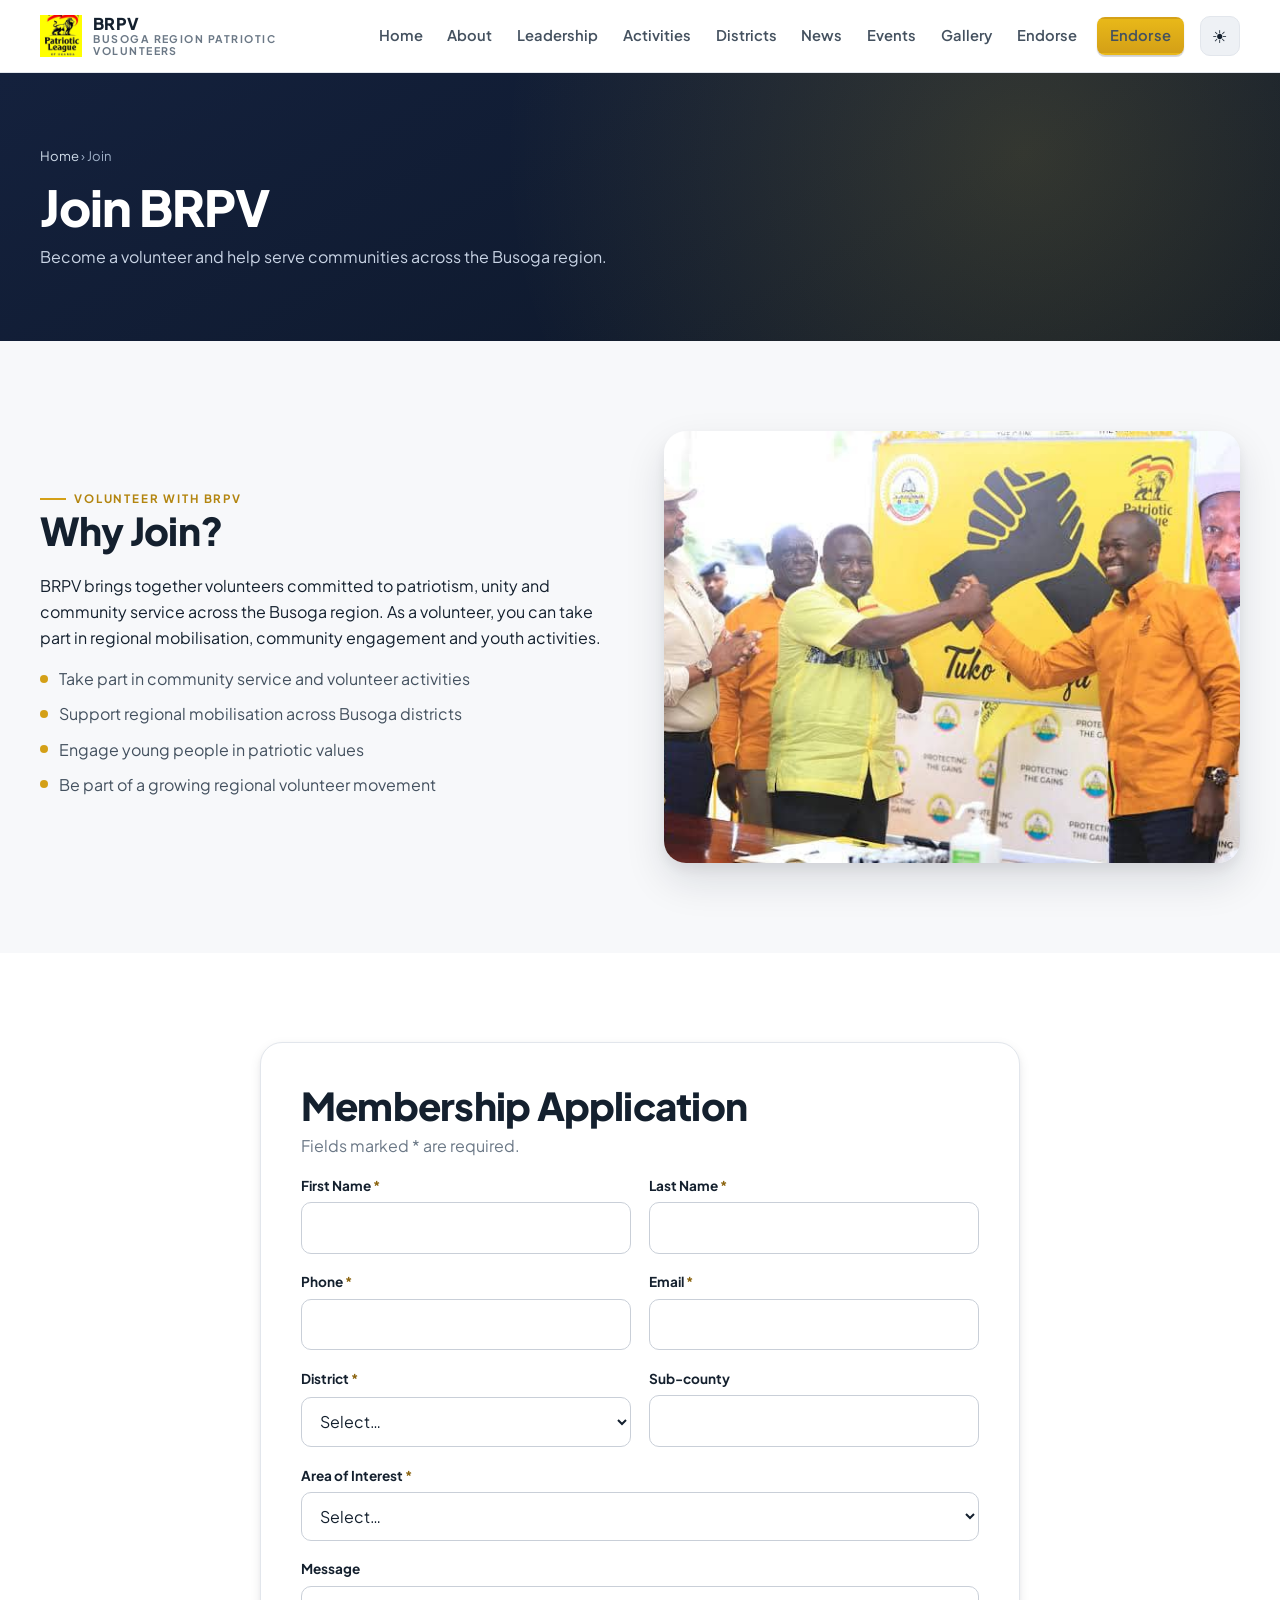
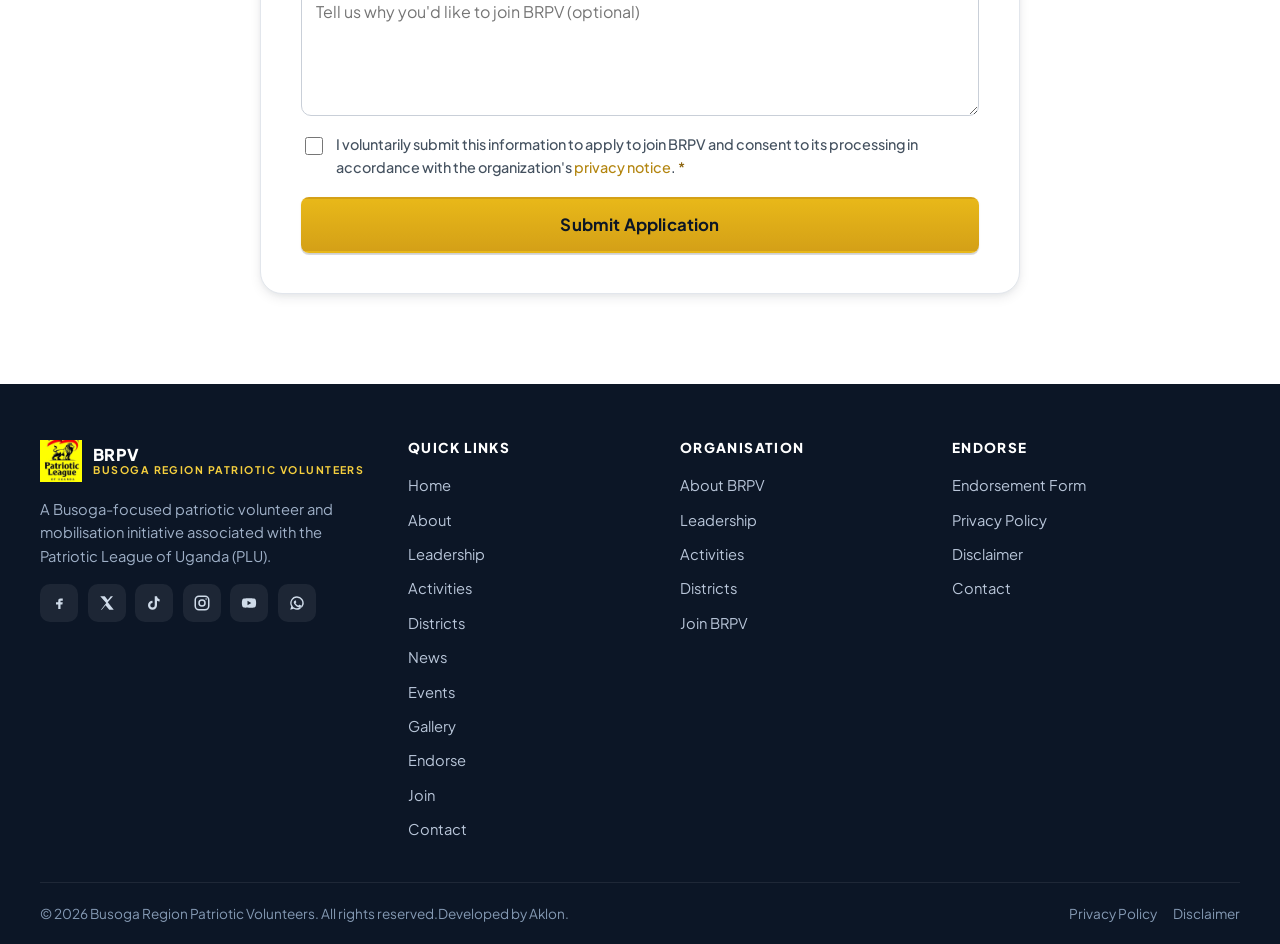
<file: membership.html>
<!DOCTYPE html>
<html lang="en" data-theme="light">
<head>
<meta charset="UTF-8">
<meta name="viewport" content="width=device-width, initial-scale=1.0">
<title>Join BRPV — Membership Application</title>
<meta name="description" content="Apply to join Busoga Region Patriotic Volunteers as a volunteer. Submit your details and area of interest to get involved in BRPV activities across Busoga.">
<meta property="og:title" content="Join BRPV">
<meta property="og:type" content="website">
<link rel="canonical" href="https://BRPV_PLACEHOLDER_DOMAIN/membership.html">
<link rel="icon" type="image/svg+xml" href="assets/logo/favicon.svg">
<link rel="preconnect" href="https://fonts.googleapis.com">
<link rel="preconnect" href="https://fonts.gstatic.com" crossorigin>
<link href="https://fonts.googleapis.com/css2?family=Plus+Jakarta+Sans:wght@400;500;600;700;800&display=swap" rel="stylesheet">
<link rel="stylesheet" href="css/style.css">
</head>
<body>
<div id="header-mount"></div>

<main>
<section class="page-header">
  <div class="container">
    <div class="breadcrumb"><a href="index.html">Home</a> › Join</div>
    <h1>Join BRPV</h1>
    <p>Become a volunteer and help serve communities across the Busoga region.</p>
  </div>
</section>

<section class="section">
  <div class="container split">
    <div class="reveal">
      <span class="eyebrow">Volunteer with BRPV</span>
      <h2>Why Join?</h2>
      <p>BRPV brings together volunteers committed to patriotism, unity and community service across the Busoga region. As a volunteer, you can take part in regional mobilisation, community engagement and youth activities.</p>
      <ul class="responsibilities">
        <li>Take part in community service and volunteer activities</li>
        <li>Support regional mobilisation across Busoga districts</li>
        <li>Engage young people in patriotic values</li>
        <li>Be part of a growing regional volunteer movement</li>
      </ul>
     
    </div>
    <div class="split-media reveal" data-delay="1"><img src="assets/IMG-20261002-WA0094.jpg" alt="Volunteers" loading="lazy"></div>
  </div>
</section>

<section class="section section--alt">
  <div class="container narrow">
    <div class="form-card reveal">
      <h2 style="margin-bottom:.25rem;">Membership Application</h2>
      <p class="muted" style="margin-bottom:1rem;">Fields marked <span class="req">*</span> are required.</p>
      <form class="form" id="membershipForm" method="POST" action="MEMBERSHIP_FORMSPREE_ENDPOINT_PLACEHOLDER" autocomplete="off">
        <div class="form-row">
          <div class="field"><label for="m_first">First Name <span class="req">*</span></label><input type="text" id="m_first" name="first_name" required><span class="error">This field is required.</span></div>
          <div class="field"><label for="m_last">Last Name <span class="req">*</span></label><input type="text" id="m_last" name="last_name" required><span class="error">This field is required.</span></div>
        </div>
        <div class="form-row">
          <div class="field"><label for="m_phone">Phone <span class="req">*</span></label><input type="tel" id="m_phone" name="phone" required><span class="error">This field is required.</span></div>
          <div class="field"><label for="m_email">Email <span class="req">*</span></label><input type="email" id="m_email" name="email" required><span class="error">Please enter a valid email.</span></div>
        </div>
        <div class="form-row">
          <div class="field">
            <label for="m_district">District <span class="req">*</span></label>
            <select id="m_district" name="district" required>
              <option value="">Select…</option>
              <option>Jinja</option><option>Jinja City</option><option>Kamuli</option>
              <option>Kaliro</option><option>Buyende</option><option>Iganga</option>
              <option>Mayuge</option><option>Bugiri</option><option>Namayingo</option>
              <option>Namutumba</option><option>Luuka</option><option>Kibuku</option>
              <option>Budaka</option><option>Butaleja</option><option>Other</option>
            </select>
            <span class="error">Please select your district.</span>
          </div>
          <div class="field"><label for="m_subcounty">Sub-county</label><input type="text" id="m_subcounty" name="sub_county"></div>
        </div>
        <div class="field">
          <label for="m_interest">Area of Interest <span class="req">*</span></label>
          <select id="m_interest" name="area_of_interest" required>
            <option value="">Select…</option>
            <option>Community Engagement</option>
            <option>Volunteer Activities</option>
            <option>Youth Activities</option>
            <option>Patriotism &amp; Civic Activities</option>
            <option>Community Service</option>
            <option>Leadership Engagement</option>
            <option>Regional Mobilisation</option>
            <option>Public Events</option>
          </select>
          <span class="error">Please select an area of interest.</span>
        </div>
        <div class="field">
          <label for="m_message">Message</label>
          <textarea id="m_message" name="message" placeholder="Tell us why you'd like to join BRPV (optional)"></textarea>
        </div>
        <div class="field">
          <div class="checkbox">
            <input type="checkbox" id="m_consent" name="consent" value="yes" required>
            <label for="m_consent">I voluntarily submit this information to apply to join BRPV and consent to its processing in accordance with the organization's <a href="privacy.html">privacy notice</a>. <span class="req">*</span></label>
          </div>
          <span class="error">You must provide consent to submit this application.</span>
        </div>
        <button type="submit" class="btn btn--gold btn--lg btn--block">Submit Application</button>
      </form>
    </div>
  </div>
</section>
</main>

<div id="footer-mount"></div>
<script src="js/script.js"></script>
</body>
</html>
</file>
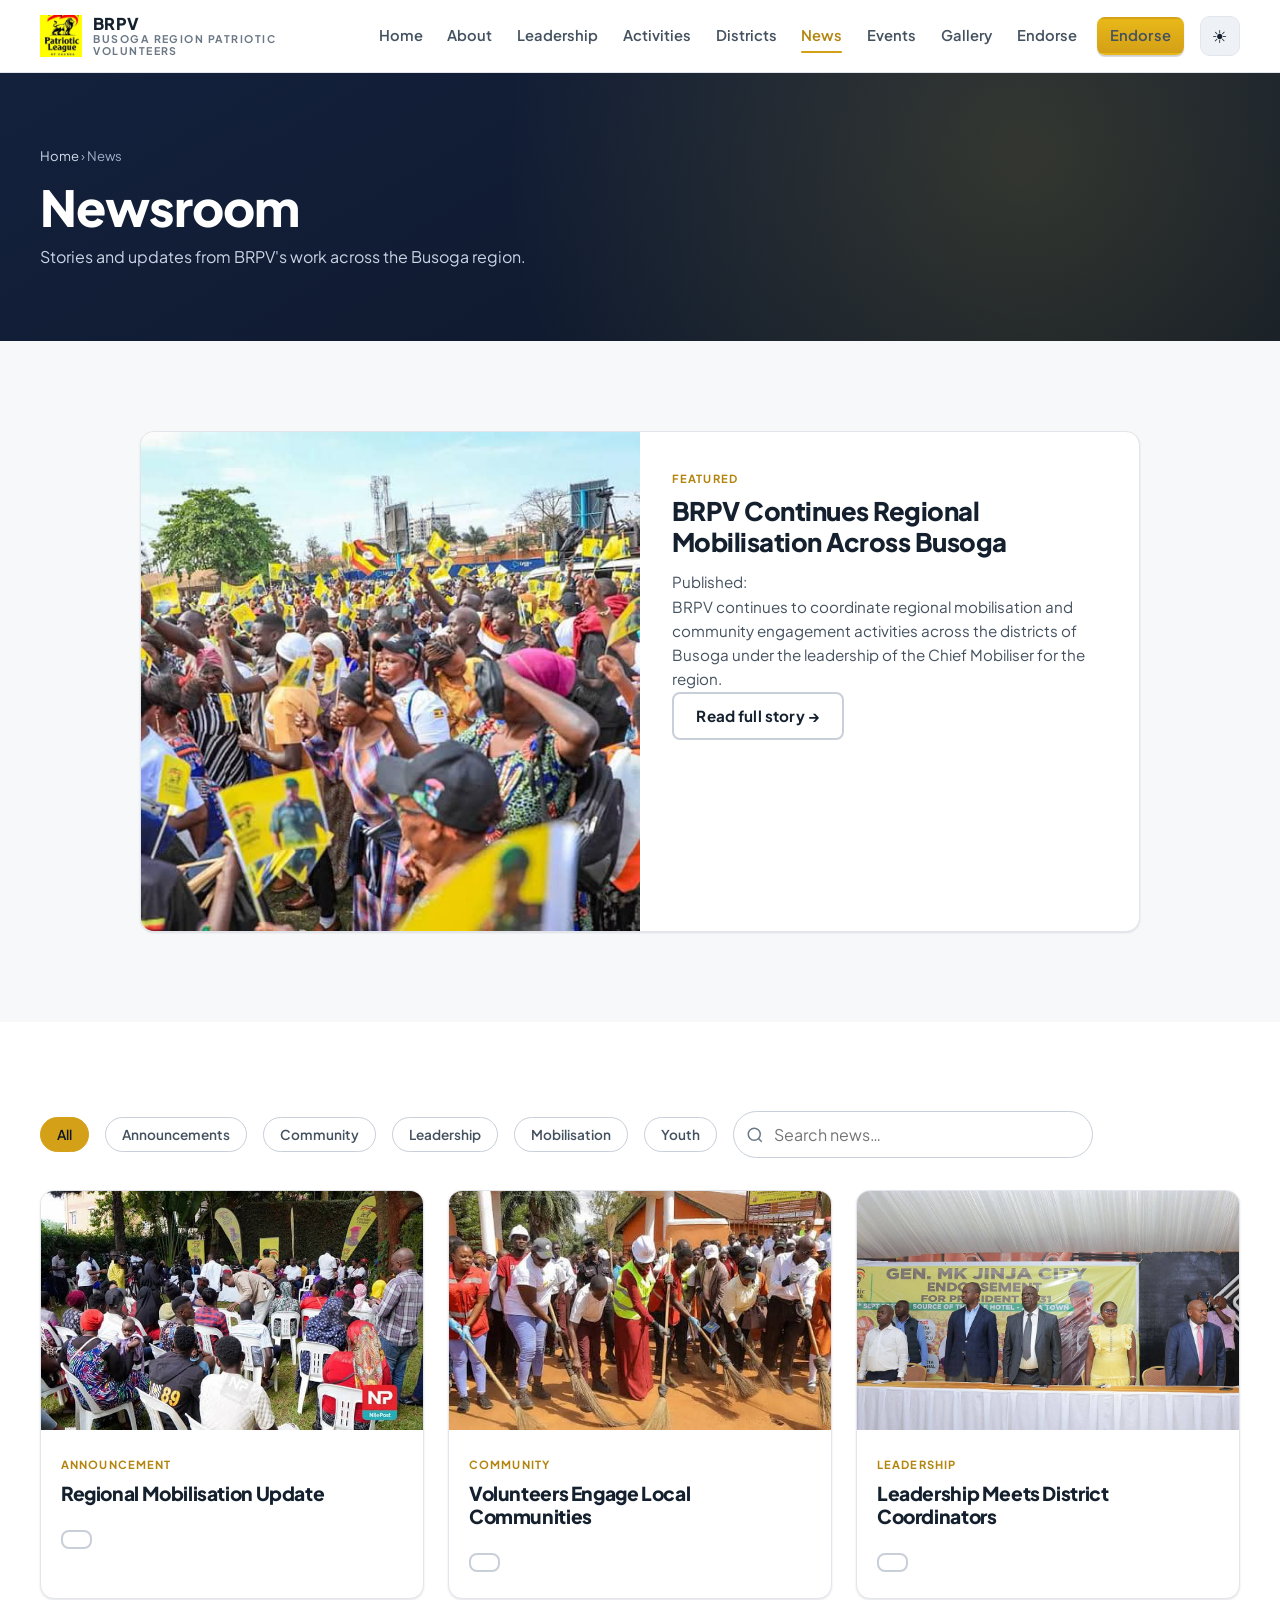
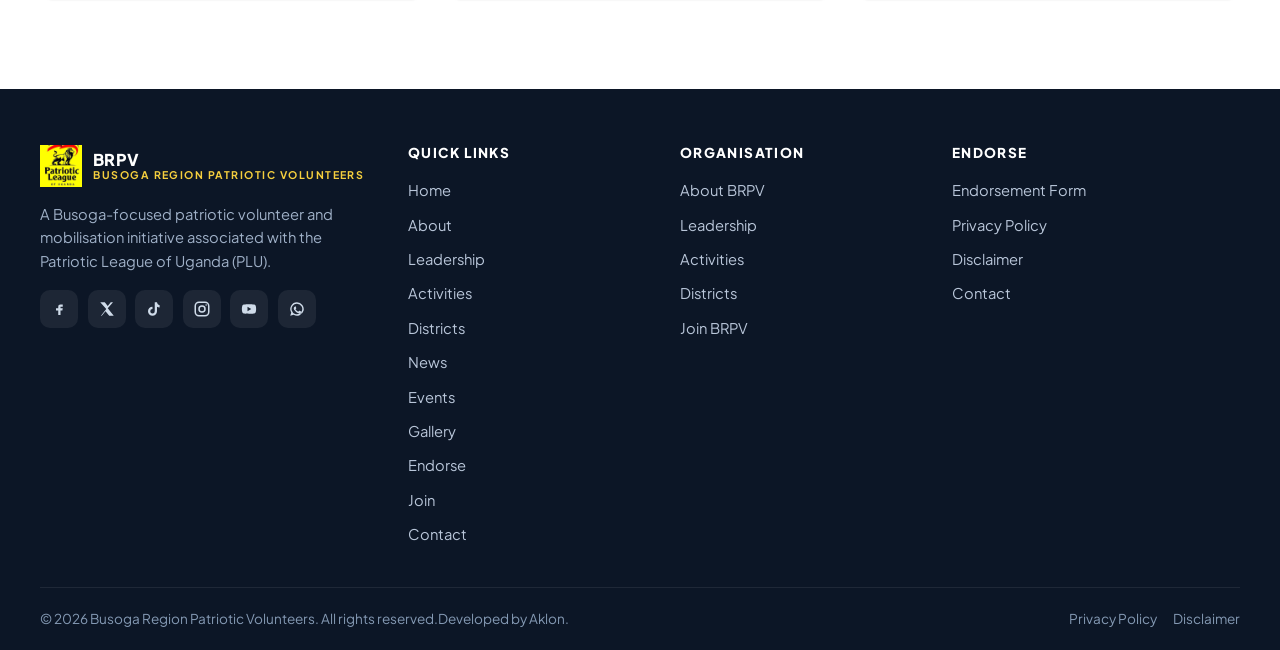
<file: news.html>
<!DOCTYPE html>
<html lang="en" data-theme="light">
<head>
<meta charset="UTF-8">
<meta name="viewport" content="width=device-width, initial-scale=1.0">
<title>News — BRPV Busoga Region</title>
<meta name="description" content="The BRPV newsroom: featured stories and latest news from across the Busoga region. Filter by category and search articles.">
<meta property="og:title" content="BRPV News">
<meta property="og:type" content="website">
<link rel="canonical" href="https://BRPV_PLACEHOLDER_DOMAIN/news.html">
<link rel="icon" type="image/svg+xml" href="assets/logo/favicon.svg">
<link rel="preconnect" href="https://fonts.googleapis.com">
<link rel="preconnect" href="https://fonts.gstatic.com" crossorigin>
<link href="https://fonts.googleapis.com/css2?family=Plus+Jakarta+Sans:wght@400;500;600;700;800&display=swap" rel="stylesheet">
<link rel="stylesheet" href="css/style.css">
</head>
<body>
<div id="header-mount"></div>

<main>
<section class="page-header">
  <div class="container">
    <div class="breadcrumb"><a href="index.html">Home</a> › News</div>
    <h1>Newsroom</h1>
    <p>Stories and updates from BRPV's work across the Busoga region.</p>
  </div>
</section>

<!-- Featured story -->
<section class="section">
  <div class="container">
    <div class="card media-card reveal" style="max-width:1000px;margin-inline:auto;display:grid;grid-template-columns:1fr 1fr;gap:0;padding:0;">
      <div class="img-wrap" style="aspect-ratio:auto;"><img src="assets/IMG-20261002-WA0101.jpg" alt="Featured story placeholder" loading="lazy" style="height:100%;"></div>
      <div class="body" style="padding:2rem;">
        <span class="tag">Featured</span>
        <h2 style="font-size:1.6rem;">BRPV Continues Regional Mobilisation Across Busoga</h2>
        <p class="muted">Published: <span class=""></span></p>
        <p><span class=""></span></p>
        <p>BRPV continues to coordinate regional mobilisation and community engagement activities across the districts of Busoga under the leadership of the Chief Mobiliser for the region.</p>
        <a href="#" class="btn btn--outline" onclick="return false;">Read full story →</a>
      </div>
    </div>
  </div>
</section>

<section class="section section--alt">
  <div class="container">
    <div class="filter-bar reveal" id="newsFilters">
      <button class="chip active" data-filter="all">All</button>
      <button class="chip" data-filter="announcement">Announcements</button>
      <button class="chip" data-filter="community">Community</button>
      <button class="chip" data-filter="leadership">Leadership</button>
      <button class="chip" data-filter="mobilisation">Mobilisation</button>
      <button class="chip" data-filter="youth">Youth</button>
      <div class="search-wrap"><svg viewBox="0 0 24 24" fill="none" stroke="currentColor" stroke-width="2"><circle cx="11" cy="11" r="8"/><path d="M21 21l-4.35-4.35"/></svg><input type="text" placeholder="Search news…" aria-label="Search news"></div>
    </div>

    <div class="cards-grid">
      <article class="card media-card news-card reveal" data-cat="announcement">
        <div class="img-wrap"><img src="assets/IMG-20261002-WA0088.jpg" alt="News placeholder" loading="lazy"></div>
        <div class="body"><span class="tag">Announcement</span><h3>Regional Mobilisation Update</h3><div class="event-meta"><span></span></div><p><span class=""></span></p><a href="#" class="btn btn--outline" style="margin-top:.6rem;padding:.45rem .85rem;" onclick="return false;"></a></div>
      </article>
      <article class="card media-card news-card reveal" data-delay="1" data-cat="community">
        <div class="img-wrap"><img src="assets/IMG-20261002-WA0085.jpg" alt="News placeholder" loading="lazy"></div>
        <div class="body"><span class="tag">Community</span><h3>Volunteers Engage Local Communities</h3><div class="event-meta"><span></span></div><p><span class=""></span></p><a href="#" class="btn btn--outline" style="margin-top:.6rem;padding:.45rem .85rem;" onclick="return false;"></a></div>
      </article>
      <article class="card media-card news-card reveal" data-delay="2" data-cat="leadership">
        <div class="img-wrap"><img src="assets/IMG-20261002-WA0099.jpg" alt="News placeholder" loading="lazy"></div>
        <div class="body"><span class="tag">Leadership</span><h3>Leadership Meets District Coordinators</h3><div class="event-meta"><span></span></div><p><span class=""></span></p><a href="#" class="btn btn--outline" style="margin-top:.6rem;padding:.45rem .85rem;" onclick="return false;"></a></div>
      </article>
      <!-- <article class="card media-card news-card reveal" data-cat="mobilisation">
        <div class="img-wrap"><img src="https://images.pexels.com/photos/27471164/pexels-photo-27471164.jpeg?auto=compress&cs=tinysrgb&w=800" alt="News placeholder" loading="lazy"></div>
        <div class="body"><span class="tag">Mobilisation</span><h3>District Mobilisation Drive</h3><div class="event-meta"><span></span></div><p><span class="placeholder-note">[News content to be supplied]</span></p><a href="#" class="btn btn--outline" style="margin-top:.6rem;padding:.45rem .85rem;" onclick="return false;"></a></div>
      </article>
      <article class="card media-card news-card reveal" data-delay="1" data-cat="youth">
        <div class="img-wrap"><img src="https://images.pexels.com/photos/34162719/pexels-photo-34162719.jpeg?auto=compress&cs=tinysrgb&w=800" alt="News placeholder" loading="lazy"></div>
        <div class="body"><span class="tag">Youth</span><h3>Youth Engagement Activities</h3><div class="event-meta"><span></span></div><p><span class="placeholder-note">[News content to be supplied]</span></p><a href="#" class="btn btn--outline" style="margin-top:.6rem;padding:.45rem .85rem;" onclick="return false;"></a></div>
      </article>
      <article class="card media-card news-card reveal" data-delay="2" data-cat="community">
        <div class="img-wrap"><img src="https://images.pexels.com/photos/7156186/pexels-photo-7156186.jpeg?auto=compress&cs=tinysrgb&w=800" alt="News placeholder" loading="lazy"></div>
        <div class="body"><span class="tag">Community</span><h3>Community Support Update</h3><div class="event-meta"><span>📅 [Date TBA]</span></div><p><span class="placeholder-note">[News content to be supplied]</span></p><a href="#" class="btn btn--outline" style="margin-top:.6rem;padding:.45rem .85rem;" onclick="return false;">Read more →</a></div>
      </article> -->
    </div>
    <div class="no-results" id="newsFilters-empty">No news articles match your search. Please check back as official content is supplied.</div>

    <!-- <div class="notice mt-4 reveal">
      <svg class="ni" width="20" height="20" viewBox="0 0 24 24" fill="none" stroke="currentColor" stroke-width="2"><circle cx="12" cy="12" r="10"/><path d="M12 16v-4M12 8h.01"/></svg>
      <p>Articles shown are sample placeholders. Real BRPV news will be published here as official content is supplied. To add an article, copy a news card in <code>news.html</code> and update its content and <code>data-cat</code> attribute.</p>
    </div> -->
  </div>
</section>
</main>

<div id="footer-mount"></div>
<script src="js/script.js"></script>
</body>
</html>
</file>
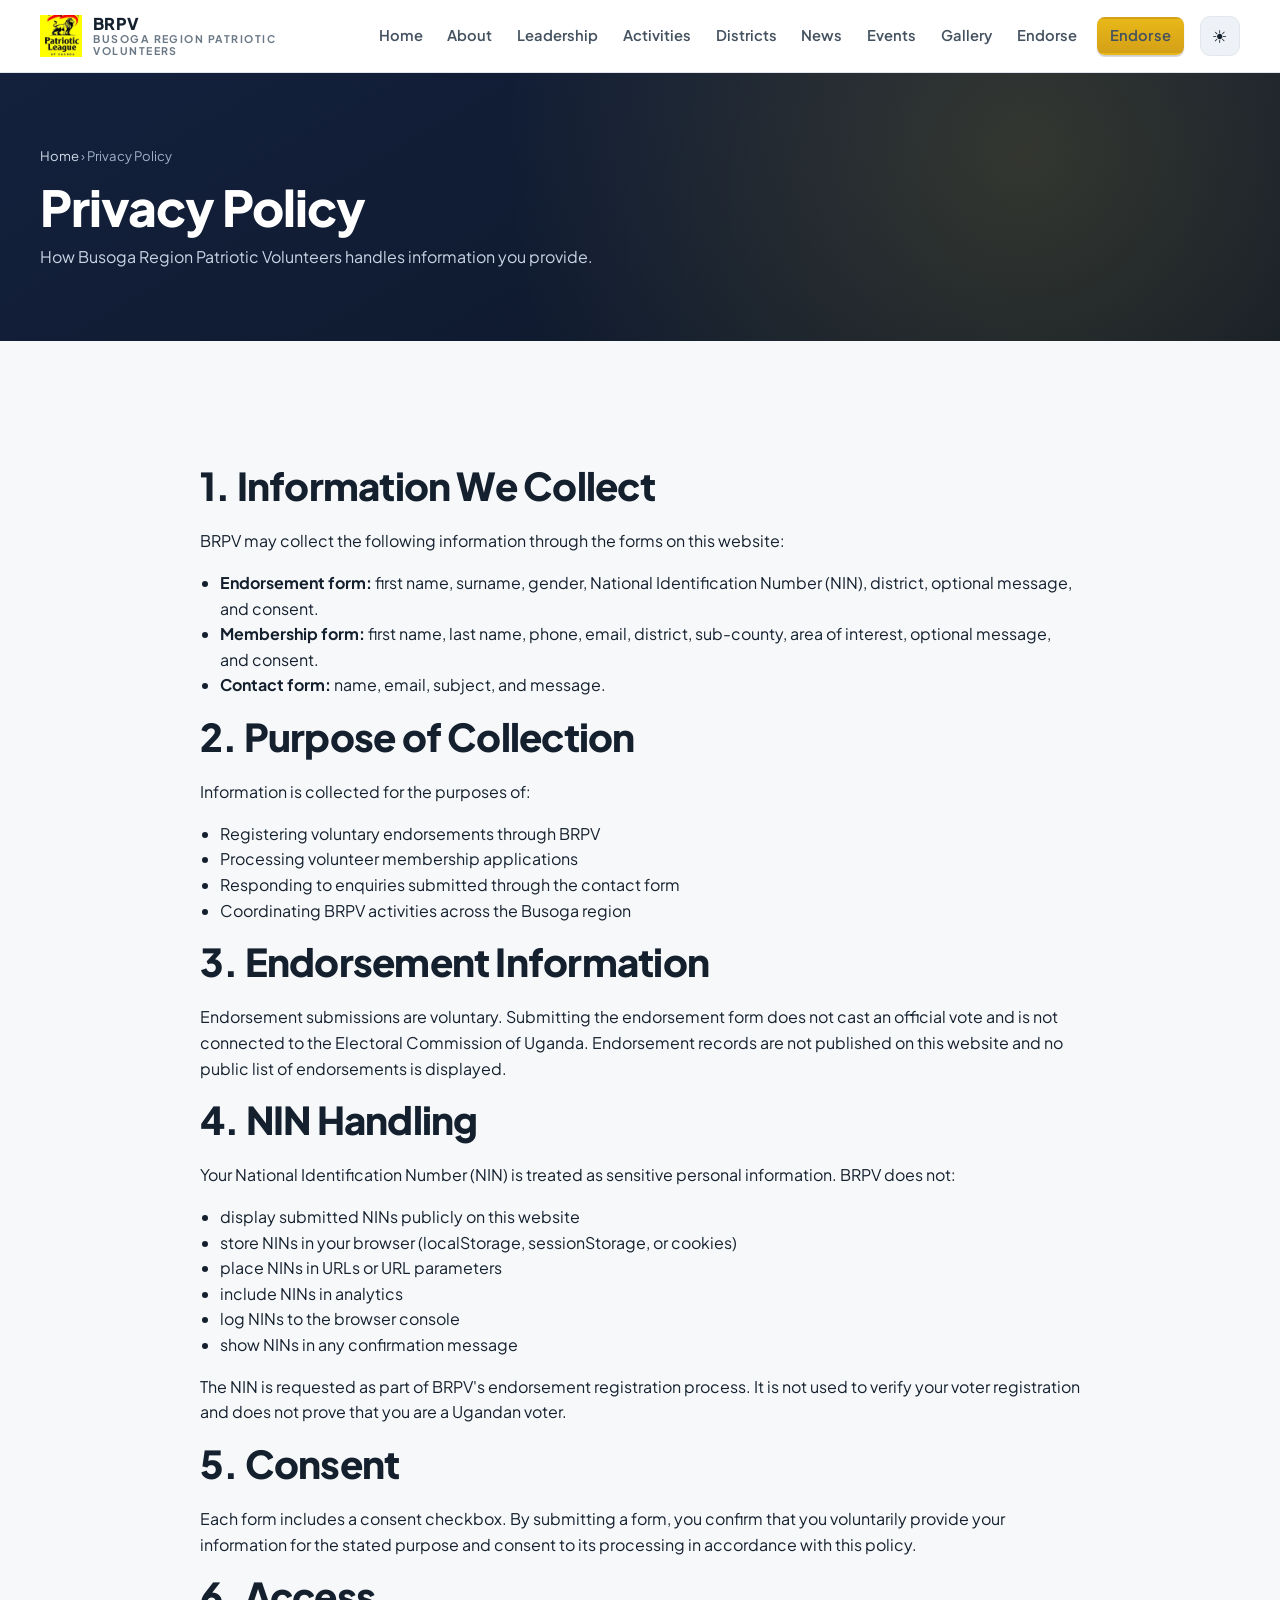
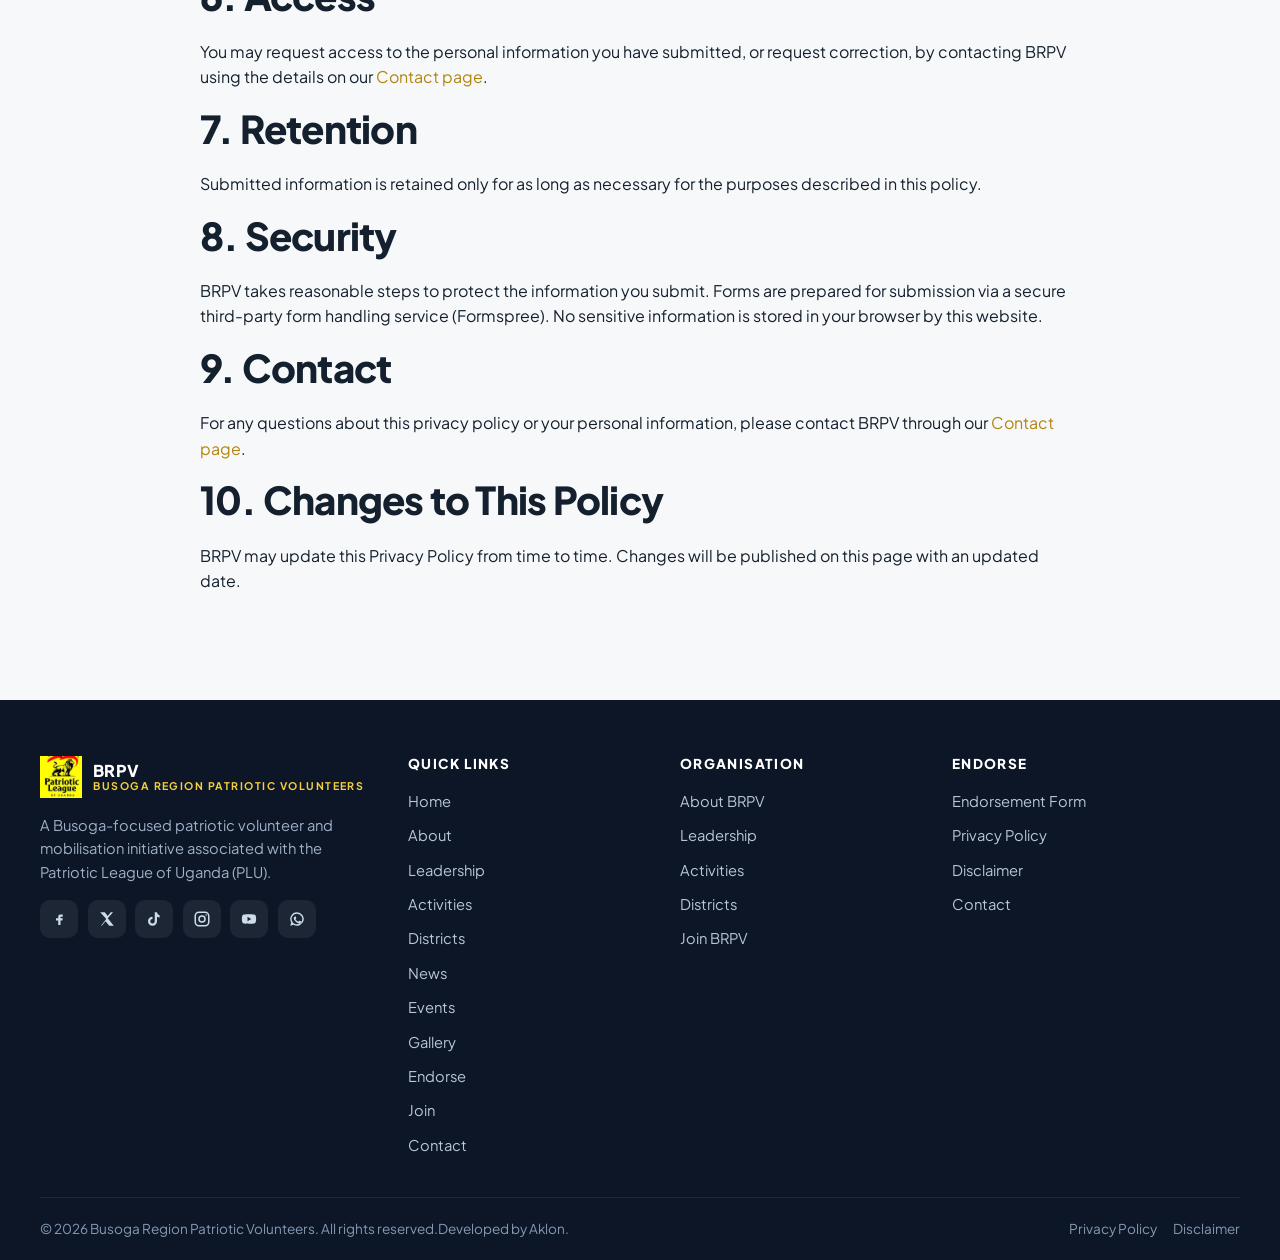
<file: privacy.html>
<!DOCTYPE html>
<html lang="en" data-theme="light">
<head>
<meta charset="UTF-8">
<meta name="viewport" content="width=device-width, initial-scale=1.0">
<title>Privacy Policy — BRPV</title>
<meta name="description" content="BRPV Privacy Policy: information collected, purpose, endorsement and NIN handling, consent, access, retention, security, contact and changes to this policy.">
<meta property="og:title" content="BRPV Privacy Policy">
<meta property="og:type" content="website">
<link rel="canonical" href="https://BRPV_PLACEHOLDER_DOMAIN/privacy.html">
<link rel="icon" type="image/svg+xml" href="assets/logo/favicon.svg">
<link rel="preconnect" href="https://fonts.googleapis.com">
<link rel="preconnect" href="https://fonts.gstatic.com" crossorigin>
<link href="https://fonts.googleapis.com/css2?family=Plus+Jakarta+Sans:wght@400;500;600;700;800&display=swap" rel="stylesheet">
<link rel="stylesheet" href="css/style.css">
</head>
<body>
<div id="header-mount"></div>

<main>
<section class="page-header">
  <div class="container">
    <div class="breadcrumb"><a href="index.html">Home</a> › Privacy Policy</div>
    <h1>Privacy Policy</h1>
    <p>How Busoga Region Patriotic Volunteers handles information you provide.</p>
  </div>
</section>

<section class="section">
  <div class="container narrow">
   

    <div class="reveal" style="margin-top:2rem;">
      <h2>1. Information We Collect</h2>
      <p>BRPV may collect the following information through the forms on this website:</p>
      <ul>
        <li><strong>Endorsement form:</strong> first name, surname, gender, National Identification Number (NIN), district, optional message, and consent.</li>
        <li><strong>Membership form:</strong> first name, last name, phone, email, district, sub-county, area of interest, optional message, and consent.</li>
        <li><strong>Contact form:</strong> name, email, subject, and message.</li>
      </ul>

      <h2>2. Purpose of Collection</h2>
      <p>Information is collected for the purposes of:</p>
      <ul>
        <li>Registering voluntary endorsements through BRPV</li>
        <li>Processing volunteer membership applications</li>
        <li>Responding to enquiries submitted through the contact form</li>
        <li>Coordinating BRPV activities across the Busoga region</li>
      </ul>
      

      <h2>3. Endorsement Information</h2>
      <p>Endorsement submissions are voluntary. Submitting the endorsement form does not cast an official vote and is not connected to the Electoral Commission of Uganda. Endorsement records are not published on this website and no public list of endorsements is displayed.</p>

      <h2>4. NIN Handling</h2>
      <p>Your National Identification Number (NIN) is treated as sensitive personal information. BRPV does not:</p>
      <ul>
        <li>display submitted NINs publicly on this website</li>
        <li>store NINs in your browser (localStorage, sessionStorage, or cookies)</li>
        <li>place NINs in URLs or URL parameters</li>
        <li>include NINs in analytics</li>
        <li>log NINs to the browser console</li>
        <li>show NINs in any confirmation message</li>
      </ul>
      <p>The NIN is requested as part of BRPV's endorsement registration process. It is not used to verify your voter registration and does not prove that you are a Ugandan voter.</p>

      <h2>5. Consent</h2>
      <p>Each form includes a consent checkbox. By submitting a form, you confirm that you voluntarily provide your information for the stated purpose and consent to its processing in accordance with this policy.</p>

      <h2>6. Access</h2>
      <p>You may request access to the personal information you have submitted, or request correction, by contacting BRPV using the details on our <a href="contact.html">Contact page</a>.</p>
      

      <h2>7. Retention</h2>
      <p>Submitted information is retained only for as long as necessary for the purposes described in this policy.</p>


      <h2>8. Security</h2>
      <p>BRPV takes reasonable steps to protect the information you submit. Forms are prepared for submission via a secure third-party form handling service (Formspree). No sensitive information is stored in your browser by this website.</p>
     

      <h2>9. Contact</h2>
      <p>For any questions about this privacy policy or your personal information, please contact BRPV through our <a href="contact.html">Contact page</a>.</p>

      <h2>10. Changes to This Policy</h2>
      <p>BRPV may update this Privacy Policy from time to time. Changes will be published on this page with an updated date.</p>
      
    </div>
  </div>
</section>
</main>

<div id="footer-mount"></div>
<script src="js/script.js"></script>
</body>
</html>
</file>
<file: css/style.css>
/* ============================================================
   BRPV — Busoga Region Patriotic Volunteers
   Original institutional design system
   ============================================================ */

/* ---------- 1. Design Tokens ---------- */
:root {
  /* Brand: Yellow/Gold as identity */
  --gold-50:  #fffbeb;
  --gold-100: #fff3c4;
  --gold-300: #f5cf3e;
  --gold-400: #e8b819;
  --gold-500: #d4a017;
  --gold-600: #b3850f;
  --gold-700: #8c6510;

  /* Supporting palette */
  --navy-900: #0c1626;
  --navy-800: #14213d;
  --navy-700: #1c2f52;
  --green-600: #2f6b3c;
  --green-700: #25502f;

  /* Neutral ramp (light theme) */
  --bg:        #f7f8fa;
  --bg-alt:    #ffffff;
  --bg-elev:   #ffffff;
  --bg-sunken: #eef1f5;
  --border:    #e2e6ec;
  --border-strong: #c9cfd8;
  --text:      #14202e;
  --text-soft: #44515f;
  --text-muted:#6b7886;
  --shadow-sm: 0 1px 2px rgba(16,24,40,.06), 0 1px 3px rgba(16,24,40,.05);
  --shadow-md: 0 4px 12px rgba(16,24,40,.08), 0 2px 4px rgba(16,24,40,.04);
  --shadow-lg: 0 18px 40px rgba(16,24,40,.12), 0 6px 12px rgba(16,24,40,.06);

  /* Layout */
  --container: 1200px;
  --container-narrow: 880px;
  --radius-sm: 8px;
  --radius:    14px;
  --radius-lg: 22px;
  --space: 8px;

  --header-h: 72px;
  --transition: 220ms cubic-bezier(.4,0,.2,1);

  --accent: var(--gold-500);
  --accent-strong: var(--gold-600);
  --accent-contrast: var(--navy-900);

  --focus: 0 0 0 3px rgba(212,160,23,.45);
}

[data-theme="dark"] {
  --bg:        #0b1220;
  --bg-alt:    #111a2c;
  --bg-elev:   #131d31;
  --bg-sunken: #0a111d;
  --border:    #1f2c44;
  --border-strong: #2c3c58;
  --text:      #eef2f8;
  --text-soft: #b3c0d2;
  --text-muted:#8492a6;
  --shadow-sm: 0 1px 2px rgba(0,0,0,.4);
  --shadow-md: 0 4px 14px rgba(0,0,0,.45);
  --shadow-lg: 0 22px 50px rgba(0,0,0,.55);
  --accent: var(--gold-400);
  --accent-strong: var(--gold-500);
  --accent-contrast: #0b1220;
}

/* ---------- 2. Reset & Base ---------- */
*,*::before,*::after { box-sizing: border-box; }
html { -webkit-text-size-adjust: 100%; scroll-behavior: smooth; }
body {
  margin: 0;
  font-family: "Plus Jakarta Sans","Segoe UI",system-ui,-apple-system,"Helvetica Neue",Arial,sans-serif;
  background: var(--bg);
  color: var(--text);
  line-height: 1.6;
  font-size: 16px;
  -webkit-font-smoothing: antialiased;
  text-rendering: optimizeLegibility;
  overflow-x: hidden;
}
h1,h2,h3,h4,h5 {
  font-family: "Plus Jakarta Sans","Segoe UI",system-ui,sans-serif;
  line-height: 1.2;
  margin: 0 0 .5em;
  font-weight: 800;
  letter-spacing: -.02em;
  color: var(--text);
}
h1 { font-size: clamp(1.9rem, 4.6vw, 3.1rem); }
h2 { font-size: clamp(1.6rem, 3.4vw, 2.4rem); }
h3 { font-size: clamp(1.2rem, 2.2vw, 1.5rem); }
p { margin: 0 0 1rem; }
a { color: var(--accent-strong); text-decoration: none; transition: color var(--transition); }
a:hover { color: var(--gold-700); }
[data-theme="dark"] a:hover { color: var(--gold-300); }
img { max-width: 100%; display: block; height: auto; }
ul { margin: 0 0 1rem; padding-left: 1.25rem; }
button { font-family: inherit; cursor: pointer; }
:focus-visible { outline: none; box-shadow: var(--focus); border-radius: 6px; }

/* ---------- 3. Layout Helpers ---------- */
.container { width: min(100% - 2rem, var(--container)); margin-inline: auto; }
.container.narrow { max-width: var(--container-narrow); }
.section { padding: clamp(3rem, 7vw, 6rem) 0; }
.section--tight { padding: clamp(2rem,5vw,3.5rem) 0; }
.section--alt { background: var(--bg-alt); }
.section--sunken { background: var(--bg-sunken); }
.section--navy { background: linear-gradient(160deg,var(--navy-800),var(--navy-900)); color: #eef2f8; }
.section--navy h2,.section--navy h3 { color: #fff; }
.grid { display: grid; gap: 1.5rem; }
.grid-2 { grid-template-columns: repeat(2,1fr); }
.grid-3 { grid-template-columns: repeat(3,1fr); }
.grid-4 { grid-template-columns: repeat(4,1fr); }
@media (max-width:900px){ .grid-3,.grid-4 { grid-template-columns: repeat(2,1fr); } }
@media (max-width:560px){ .grid-2,.grid-3,.grid-4 { grid-template-columns: 1fr; } }

/* ---------- 4. Typography bits ---------- */
.eyebrow {
  display: inline-flex; align-items: center; gap: .5rem;
  font-size: .72rem; font-weight: 700; letter-spacing: .16em; text-transform: uppercase;
  color: var(--accent-strong);
}
.eyebrow::before {
  content:""; width: 26px; height: 2px; background: var(--accent); display:inline-block;
}
.section-head { max-width: 720px; margin-bottom: 2.5rem; }
.section-head.center { margin-inline: auto; text-align: center; }
.section-head.center .eyebrow { justify-content: center; }
.lead { font-size: 1.1rem; color: var(--text-soft); }
.muted { color: var(--text-muted); }
.placeholder-note {
  display:inline-block; font-size:.78rem; font-style:italic;
  color: var(--text-muted); background: var(--bg-sunken);
  border: 1px dashed var(--border-strong); padding: .15rem .5rem; border-radius: 6px;
}

/* ---------- 5. Buttons ---------- */
.btn {
  display: inline-flex; align-items: center; justify-content: center; gap: .55rem;
  font-weight: 700; font-size: .95rem; letter-spacing: .01em;
  padding: .8rem 1.4rem; border-radius: var(--radius-sm);
  border: 2px solid transparent; cursor: pointer;
  transition: transform var(--transition), background var(--transition), box-shadow var(--transition), color var(--transition);
  text-align: center; line-height: 1.2; white-space: nowrap;
}
.btn:active { transform: translateY(1px); }
.btn--gold {
  background: linear-gradient(180deg,var(--gold-400),var(--gold-500));
  color: var(--navy-900);
  box-shadow: 0 2px 0 rgba(0,0,0,.12), var(--shadow-sm);
}
.btn--gold:hover { background: linear-gradient(180deg,var(--gold-300),var(--gold-400)); color: var(--navy-900); transform: translateY(-2px); box-shadow: var(--shadow-md); }
.btn--navy { background: var(--navy-800); color: #fff; }
.btn--navy:hover { background: var(--navy-700); color:#fff; transform: translateY(-2px); }
.btn--outline { background: transparent; border-color: var(--border-strong); color: var(--text); }
.btn--outline:hover { border-color: var(--accent); color: var(--accent-strong); }
.btn--ghost-light { background: rgba(255,255,255,.08); border-color: rgba(255,255,255,.5); color:#fff; }
.btn--ghost-light:hover { background: rgba(255,255,255,.16); color:#fff; }
.btn--lg { padding: 1rem 1.7rem; font-size: 1.05rem; }
.btn--block { width: 100%; }
.btn[disabled] { opacity:.65; cursor: not-allowed; }
.btn .arrow { transition: transform var(--transition); }
.btn:hover .arrow { transform: translateX(3px); }

/* ---------- 6. Header ---------- */
.site-header {
  position: sticky; top: 0; z-index: 100;
  background: var(--bg-alt);
  border-bottom: 1px solid var(--border);
  transition: box-shadow var(--transition), background var(--transition);
}
.site-header.scrolled { box-shadow: var(--shadow-md); }
.header-bar {
  height: var(--header-h); display: flex; align-items: center; gap: 1rem;
  justify-content: space-between;
}
.brand { display:flex; align-items:center; gap:.7rem; color: var(--text); }
.brand:hover { color: var(--text); }
.brand-logo { width: 42px; height: 42px; flex: none; }
.brand-text { display:flex; flex-direction: column; line-height: 1.1; }
.brand-name { font-weight: 800; font-size: 1.02rem; letter-spacing:.01em; }
.brand-sub { font-size: .66rem; letter-spacing: .14em; text-transform: uppercase; color: var(--text-muted); font-weight:700; }

.nav { display: flex; align-items: center; gap: .15rem; }
.nav a {
  color: var(--text-soft); font-weight: 600; font-size: .92rem;
  padding: .5rem .7rem; border-radius: 8px; position: relative;
}
.nav a:hover { color: var(--text); background: var(--bg-sunken); }
.nav a.active { color: var(--accent-strong); }
.nav a.active::after {
  content:""; position:absolute; left: .7rem; right:.7rem; bottom:.2rem;
  height: 2px; background: var(--accent); border-radius: 2px;
}
.nav .btn { margin-left: .5rem; }

.header-tools { display: flex; align-items: center; gap: .5rem; }

.theme-toggle {
  width: 40px; height: 40px; border-radius: 10px;
  background: var(--bg-sunken); border: 1px solid var(--border);
  color: var(--text); display: grid; place-items: center;
  font-size: 1.1rem; transition: all var(--transition);
}
.theme-toggle:hover { border-color: var(--accent); color: var(--accent-strong); }

.menu-btn { display: none; }

/* mobile nav */
@media (max-width: 1024px) {
  .nav { display: none; }
  .menu-btn {
    display: grid; place-items: center;
    width: 42px; height: 42px; border-radius: 10px;
    background: var(--bg-sunken); border: 1px solid var(--border);
    color: var(--text);
  }
  .menu-btn span { display:block; width:20px; height:2px; background: var(--text); position:relative; transition: var(--transition); }
  .menu-btn span::before,.menu-btn span::after {
    content:""; position:absolute; left:0; width:20px; height:2px; background: var(--text); transition: var(--transition);
  }
  .menu-btn span::before { top:-6px; } .menu-btn span::after { top:6px; }
  body.menu-open .menu-btn span { background: transparent; }
  body.menu-open .menu-btn span::before { top:0; transform: rotate(45deg); }
  body.menu-open .menu-btn span::after { top:0; transform: rotate(-45deg); }
}

.mobile-nav {
  position: fixed; inset: var(--header-h) 0 0 0;
  background: var(--bg-alt); z-index: 99;
  overflow-y: auto; transform: translateX(100%);
  transition: transform var(--transition); padding: 1rem 1.25rem 2rem;
}
body.menu-open .mobile-nav { transform: translateX(0); }
.mobile-nav a {
  display: flex; align-items: center; justify-content: space-between;
  padding: .9rem .5rem; font-weight: 700; color: var(--text);
  border-bottom: 1px solid var(--border); font-size: 1.05rem;
}
.mobile-nav a.active { color: var(--accent-strong); }
.mobile-nav a .chev { color: var(--text-muted); }
.mobile-nav .btn { margin-top: 1.25rem; font-size: 1.05rem; }

/* ---------- 7. Hero ---------- */
.hero {
  position: relative; overflow: hidden;
  background: linear-gradient(150deg, var(--navy-900) 0%, var(--navy-800) 55%, #1a2c4d 100%);
  color: #eef2f8; padding: clamp(3.5rem,9vw,7rem) 0 clamp(3rem,7vw,5.5rem);
}
.hero::before {
  content:""; position:absolute; inset:0;
  background-image:
    radial-gradient(circle at 18% 20%, rgba(245,207,62,.18), transparent 45%),
    radial-gradient(circle at 85% 80%, rgba(47,107,60,.16), transparent 50%);
  pointer-events:none;
}
.hero-inner { position: relative; display: grid; grid-template-columns: 1.1fr .9fr; gap: 3rem; align-items: center; }
.hero .eyebrow { color: var(--gold-300); }
.hero .eyebrow::before { background: var(--gold-400); }
.hero h1 { color:#fff; max-width: 16ch; }
.hero p { color: #c9d4e5; font-size: 1.12rem; max-width: 52ch; }
.hero-actions { display:flex; flex-wrap: wrap; gap: .85rem; margin-top: 1.5rem; }
.hero-figure {
  position: relative; border-radius: var(--radius-lg); overflow: hidden;
  box-shadow: var(--shadow-lg); aspect-ratio: 4/3;
  border: 1px solid rgba(255,255,255,.1);
}
.hero-figure img { width:100%; height:100%; object-fit: cover; }
.hero-badge {
  position: absolute; bottom: 14px; left: 14px;
  background: rgba(11,18,32,.8); backdrop-filter: blur(6px);
  color:#fff; padding: .5rem .8rem; border-radius: 10px; font-size: .8rem;
  border: 1px solid rgba(255,255,255,.15);
}
@media (max-width: 880px){
  .hero-inner { grid-template-columns: 1fr; gap: 2rem; }
  .hero-figure { max-width: 520px; order: -1; }
}

/* ---------- 8. Cards ---------- */
.card {
  background: var(--bg-elev); border: 1px solid var(--border);
  border-radius: var(--radius); padding: 1.5rem; box-shadow: var(--shadow-sm);
  transition: transform var(--transition), box-shadow var(--transition), border-color var(--transition);
}
.card:hover { transform: translateY(-4px); box-shadow: var(--shadow-md); border-color: var(--border-strong); }
.card-icon {
  width: 48px; height: 48px; border-radius: 12px; display: grid; place-items: center;
  background: var(--gold-50); color: var(--gold-700); margin-bottom: 1rem;
}
[data-theme="dark"] .card-icon { background: rgba(245,207,62,.12); color: var(--gold-300); }
.card-icon svg { width: 24px; height: 24px; }
.card h3 { margin-bottom: .4rem; }
.card p { color: var(--text-soft); margin-bottom: 0; }

.media-card { padding: 0; overflow: hidden; }
.media-card .img-wrap { aspect-ratio: 16/10; overflow: hidden; background: var(--bg-sunken); }
.media-card .img-wrap img { width:100%; height:100%; object-fit: cover; transition: transform .5s ease; }
.media-card:hover .img-wrap img { transform: scale(1.05); }
.media-card .body { padding: 1.25rem; }
.media-card .tag {
  display:inline-block; font-size:.7rem; font-weight:700; letter-spacing:.1em; text-transform:uppercase;
  color: var(--accent-strong); margin-bottom:.5rem;
}
.media-card h3 { font-size: 1.2rem; }
.media-card p { color: var(--text-soft); font-size:.95rem; }

/* profile card */
.profile-card { text-align: center; }
.profile-card .avatar {
  width: 120px; height: 120px; border-radius: 50%; overflow: hidden; margin: 0 auto 1rem;
  border: 3px solid var(--accent); box-shadow: var(--shadow-sm); background: var(--bg-sunken);
}
.profile-card .avatar img { width:100%; height:100%; object-fit: cover; }
.profile-card .name { font-size: 1.1rem; font-weight: 800; margin-bottom: .15rem; }
.profile-card .role { color: var(--accent-strong); font-weight: 700; font-size: .9rem; margin-bottom: .2rem; }
.profile-card .meta { color: var(--text-muted); font-size: .82rem; }

/* ---------- 9. Stats strip ---------- */
.stat-strip { display:grid; grid-template-columns: repeat(4,1fr); gap: 1rem; }
@media (max-width:700px){ .stat-strip{ grid-template-columns: repeat(2,1fr); } }
.stat {
  background: var(--bg-elev); border:1px solid var(--border); border-radius: var(--radius);
  padding: 1.4rem; text-align: center;
}
.stat .num { font-size: 2rem; font-weight: 800; color: var(--accent-strong); line-height:1; }
.stat .label { font-size: .85rem; color: var(--text-muted); margin-top:.35rem; }

/* ---------- 10. Feature split ---------- */
.split { display: grid; grid-template-columns: 1fr 1fr; gap: 3rem; align-items: center; }
@media (max-width: 820px){ .split{ grid-template-columns: 1fr; gap: 2rem; } }
.split-media { border-radius: var(--radius-lg); overflow: hidden; box-shadow: var(--shadow-lg); aspect-ratio: 4/3; }
.split-media img { width:100%; height:100%; object-fit: cover; }
.values-list { list-style: none; padding: 0; margin: 0; display: grid; gap: 1rem; }
.value-item { display: flex; gap: 1rem; align-items: flex-start; }
.value-item .vic {
  width: 44px; height: 44px; border-radius: 10px; flex: none; display: grid; place-items: center;
  background: var(--bg-sunken); color: var(--accent-strong); border: 1px solid var(--border);
}
.value-item h4 { margin: 0 0 .25rem; font-size: 1.05rem; }
.value-item p { margin: 0; color: var(--text-soft); font-size: .92rem; }

/* ---------- 11. CTA bands ---------- */
.cta-band {
  background: linear-gradient(135deg, var(--gold-400), var(--gold-600));
  color: var(--navy-900); border-radius: var(--radius-lg);
  padding: clamp(2rem,5vw,3.5rem); text-align: center;
  box-shadow: var(--shadow-lg);
}
.cta-band h2 { color: var(--navy-900); }
.cta-band p { color: rgba(12,22,38,.8); max-width: 60ch; margin-inline: auto; }
.cta-band .btn--navy { background: var(--navy-900); color:#fff; }
.cta-band .btn--outline { border-color: var(--navy-900); color: var(--navy-900); }
.cta-actions { display:flex; gap:.85rem; justify-content:center; flex-wrap: wrap; margin-top:1.25rem; }

.cta-band.navy {
  background: linear-gradient(140deg, var(--navy-800), var(--navy-900));
  color: #eef2f8; border: 1px solid rgba(255,255,255,.08);
}
.cta-band.navy h2 { color:#fff; }
.cta-band.navy p { color: #c9d4e5; }

/* ---------- 12. Footer ---------- */
.site-footer { background: var(--navy-900); color: #b9c6d9; padding-top: 3.5rem; margin-top: 0; }
.footer-grid { display:grid; grid-template-columns: 1.4fr 1fr 1fr 1.2fr; gap: 2rem; padding-bottom: 2.5rem; border-bottom: 1px solid rgba(255,255,255,.08); }
@media (max-width: 840px){ .footer-grid{ grid-template-columns: 1fr 1fr; } }
@media (max-width: 480px){ .footer-grid{ grid-template-columns: 1fr; } }
.site-footer .brand-name { color:#fff; }
.site-footer .brand-sub { color: var(--gold-300); }
.footer-about p { color:#9fb0c7; font-size:.92rem; margin-top: 1rem; max-width: 36ch; }
.footer-col h4 { color:#fff; font-size:.85rem; text-transform: uppercase; letter-spacing:.1em; margin-bottom: 1rem; }
.footer-col ul { list-style: none; padding:0; margin:0; display:grid; gap:.55rem; }
.footer-col a { color:#b9c6d9; font-size:.92rem; }
.footer-col a:hover { color: var(--gold-300); }
.socials { display:flex; gap:.6rem; margin-top: 1rem; }
.socials a {
  width: 38px; height: 38px; border-radius: 10px; display:grid; place-items:center;
  background: rgba(255,255,255,.07); color:#cfdbe9; transition: var(--transition);
}
.socials a:hover { background: var(--accent); color: var(--navy-900); transform: translateY(-2px); }
.socials svg { width: 18px; height: 18px; }
.footer-bottom { display:flex; flex-wrap: wrap; gap:.75rem; justify-content:space-between; align-items:center; padding: 1.25rem 0; font-size:.85rem; color:#8499b3; }
.footer-bottom a { color:#8499b3; } .footer-bottom a:hover { color: var(--gold-300); }
.footer-bottom-links { display:flex; gap:1rem; flex-wrap: wrap; }

/* ---------- 13. Page header ---------- */
.page-header {
  background: linear-gradient(150deg, var(--navy-800), var(--navy-900));
  color:#eef2f8; padding: clamp(2.5rem,6vw,4.5rem) 0;
  position: relative; overflow: hidden;
}
.page-header::before {
  content:""; position:absolute; inset:0;
  background-image: radial-gradient(circle at 80% 30%, rgba(245,207,62,.16), transparent 50%);
}
.page-header .container { position: relative; }
.page-header h1 { color:#fff; margin-bottom:.4rem; }
.page-header p { color:#c9d4e5; max-width: 60ch; margin:0; }
.breadcrumb { font-size:.82rem; color:#9fb0c7; margin-bottom:.75rem; }
.breadcrumb a { color:#cfdbe9; } .breadcrumb a:hover { color: var(--gold-300); }

/* ---------- 14. Forms ---------- */
.form { display:grid; gap: 1.1rem; }
.form-row { display:grid; grid-template-columns: 1fr 1fr; gap: 1.1rem; }
@media (max-width: 560px){ .form-row{ grid-template-columns: 1fr; } }
.field { display:grid; gap:.35rem; }
.field label { font-weight:700; font-size:.85rem; color: var(--text); }
.field .req { color: var(--gold-700); } [data-theme="dark"] .field .req { color: var(--gold-400); }
.field .hint { font-size:.78rem; color: var(--text-muted); }
.field input, .field select, .field textarea {
  font: inherit; color: var(--text); background: var(--bg-alt);
  border: 1px solid var(--border-strong); border-radius: 10px; padding: .75rem .9rem;
  transition: border-color var(--transition), box-shadow var(--transition);
}
.field textarea { min-height: 130px; resize: vertical; }
.field input:focus, .field select:focus, .field textarea:focus {
  border-color: var(--accent); box-shadow: var(--focus); outline:none;
}
.field.invalid input, .field.invalid select, .field.invalid textarea { border-color: #d93b3b; }
.field .error { display:none; font-size:.78rem; color:#d93b3b; font-weight:600; }
.field.invalid .error { display:block; }
.checkbox { display:flex; gap:.6rem; align-items:flex-start; }
.checkbox input { width: 18px; height:18px; margin-top:.2rem; flex:none; accent-color: var(--gold-500); }
.checkbox label { font-size:.9rem; color: var(--text-soft); font-weight: 500; }
.form-card {
  background: var(--bg-elev); border:1px solid var(--border); border-radius: var(--radius-lg);
  padding: clamp(1.5rem,4vw,2.5rem); box-shadow: var(--shadow-md); max-width: 760px; margin-inline:auto;
}

/* notice box */
.notice {
  background: var(--bg-sunken); border:1px solid var(--border); border-left: 4px solid var(--accent);
  border-radius: 10px; padding: 1rem 1.1rem; display:flex; gap:.8rem; align-items:flex-start;
}
.notice .ni { color: var(--accent-strong); flex:none; }
.notice p { margin:0; font-size:.92rem; color: var(--text-soft); }
.notice--warn { border-left-color: #d97706; }
.notice--warn .ni { color:#d97706; }

/* ---------- 15. Filters / chips ---------- */
.filters { display:flex; flex-wrap: wrap; gap:.5rem; margin-bottom: 2rem; }
.chip {
  border:1px solid var(--border-strong); background: var(--bg-alt); color: var(--text-soft);
  padding: .5rem 1rem; border-radius: 999px; font-size:.85rem; font-weight:600; cursor:pointer;
  transition: var(--transition);
}
.chip:hover { border-color: var(--accent); color: var(--accent-strong); }
.chip.active { background: var(--accent); border-color: var(--accent); color: var(--accent-contrast); }
.search-input {
  flex: 1; min-width: 200px; max-width: 360px;
  font: inherit; padding: .6rem .9rem .6rem 2.4rem; border-radius: 999px;
  border:1px solid var(--border-strong); background: var(--bg-alt) var(--bg-alt);
  color: var(--text); position: relative;
}
.search-wrap { position: relative; max-width: 360px; flex: 1; }
.search-wrap svg { position:absolute; left:.8rem; top:50%; transform: translateY(-50%); color: var(--text-muted); width:18px;height:18px; }
.search-wrap input {
  font: inherit; padding: .6rem .9rem .6rem 2.5rem; border-radius: 999px;
  border:1px solid var(--border-strong); background: var(--bg-alt); color: var(--text); width:100%;
}
.search-wrap input:focus { border-color: var(--accent); box-shadow: var(--focus); outline:none; }

.filter-bar { display:flex; gap:1rem; flex-wrap: wrap; align-items:center; margin-bottom: 2rem; }

/* ---------- 16. District / event cards grid ---------- */
.cards-grid { display:grid; grid-template-columns: repeat(3,1fr); gap: 1.5rem; }
@media (max-width: 900px){ .cards-grid{ grid-template-columns: repeat(2,1fr); } }
@media (max-width: 560px){ .cards-grid{ grid-template-columns: 1fr; } }
.no-results { text-align:center; padding: 3rem 1rem; color: var(--text-muted); display:none; }
.no-results.show { display:block; }

.event-meta { display:flex; flex-wrap:wrap; gap: .8rem; font-size:.82rem; color: var(--text-muted); margin: .5rem 0; }
.event-meta span { display:inline-flex; align-items:center; gap:.35rem; }
.event-date-badge {
  display:inline-flex; flex-direction:column; align-items:center; line-height:1;
  background: var(--gold-50); color: var(--gold-700); border-radius: 10px; padding:.5rem .6rem; font-weight:800;
  min-width: 54px;
}
[data-theme="dark"] .event-date-badge { background: rgba(245,207,62,.12); color: var(--gold-300); }
.event-date-badge .d { font-size:1.2rem; } .event-date-badge .m { font-size:.68rem; text-transform:uppercase; letter-spacing:.1em; margin-top:.2rem; }

/* ---------- 17. Gallery ---------- */
.gallery-grid { display:grid; grid-template-columns: repeat(4,1fr); gap: .8rem; }
@media (max-width: 800px){ .gallery-grid{ grid-template-columns: repeat(3,1fr); } }
@media (max-width: 520px){ .gallery-grid{ grid-template-columns: repeat(2,1fr); } }
.gallery-item {
  position: relative; overflow:hidden; border-radius: 12px; cursor: pointer; aspect-ratio: 1/1;
  background: var(--bg-sunken); border:1px solid var(--border);
}
.gallery-item.tall { grid-row: span 2; aspect-ratio: 1/2; }
.gallery-item img { width:100%; height:100%; object-fit: cover; transition: transform .5s ease, filter var(--transition); }
.gallery-item:hover img { transform: scale(1.08); filter: brightness(.7); }
.gallery-cap {
  position:absolute; inset: auto 0 0 0; padding: .6rem .8rem;
  background: linear-gradient(transparent, rgba(0,0,0,.7)); color:#fff;
  font-size:.8rem; opacity:0; transition: opacity var(--transition);
}
.gallery-item:hover .gallery-cap { opacity:1; }
.gallery-item.hide { display:none; }

/* lightbox */
.lightbox {
  position: fixed; inset:0; background: rgba(8,12,22,.92); z-index: 200;
  display:none; place-items:center; padding: 2rem;
}
.lightbox.open { display:grid; }
.lightbox img { max-width: 90vw; max-height: 84vh; border-radius: 12px; box-shadow: var(--shadow-lg); }
.lightbox-close {
  position:absolute; top:18px; right:18px; width:44px; height:44px; border-radius:50%;
  background: rgba(255,255,255,.12); color:#fff; border:none; font-size:1.4rem; display:grid; place-items:center;
}
.lightbox-close:hover { background: rgba(255,255,255,.22); }
.lightbox-nav {
  position:absolute; top:50%; transform: translateY(-50%); width:48px; height:48px; border-radius:50%;
  background: rgba(255,255,255,.12); color:#fff; border:none; display:grid; place-items:center; font-size:1.5rem;
}
.lightbox-nav.prev { left: 18px; } .lightbox-nav.next { right: 18px; }
.lightbox-nav:hover,.lightbox-close:hover { background: rgba(255,255,255,.22); }
.lightbox-cap { position:absolute; bottom: 18px; left:0; right:0; text-align:center; color:#cfdbe9; font-size:.9rem; }

/* ---------- 18. Toast ---------- */
.toast-wrap { position: fixed; top: 88px; right: 18px; z-index: 300; display:flex; flex-direction:column; gap:.6rem; pointer-events:none; }
.toast {
  pointer-events:auto; min-width: 280px; max-width: 360px; padding: .9rem 1.1rem; border-radius: 12px;
  background: var(--bg-elev); color: var(--text); border:1px solid var(--border-strong);
  box-shadow: var(--shadow-lg); display:flex; gap:.7rem; align-items:flex-start;
  transform: translateX(120%); opacity:0; transition: all .35s cubic-bezier(.2,.8,.2,1);
}
.toast.show { transform: translateX(0); opacity:1; }
.toast--success { border-left: 4px solid var(--green-600); }
.toast--error { border-left: 4px solid #d93b3b; }
.toast .ti { flex:none; }
.toast--success .ti { color: var(--green-600); }
.toast--error .ti { color: #d93b3b; }
.toast .tt { font-weight:700; font-size:.92rem; } .toast .tm { font-size:.82rem; color: var(--text-muted); }

/* ---------- 19. Back to top ---------- */
.to-top {
  position: fixed; bottom: 22px; right: 22px; z-index: 90;
  width: 46px; height: 46px; border-radius: 50%; border:none;
  background: var(--accent); color: var(--accent-contrast);
  display:grid; place-items:center; box-shadow: var(--shadow-md);
  opacity:0; transform: translateY(12px); pointer-events:none; transition: var(--transition);
}
.to-top.show { opacity:1; transform: translateY(0); pointer-events:auto; }
.to-top:hover { background: var(--accent-strong); }

/* ---------- 20. Scroll progress ---------- */
.scroll-progress { position: fixed; top: 0; left: 0; height: 3px; background: var(--accent); width: 0; z-index: 120; transition: width .1s linear; }

/* ---------- 21. Reveal animations ---------- */
.reveal { opacity:0; transform: translateY(24px); transition: opacity .7s ease, transform .7s ease; }
.reveal.visible { opacity:1; transform: none; }
.reveal[data-delay="1"] { transition-delay: .08s; }
.reveal[data-delay="2"] { transition-delay: .16s; }
.reveal[data-delay="3"] { transition-delay: .24s; }
.reveal[data-delay="4"] { transition-delay: .32s; }
@media (prefers-reduced-motion: reduce){
  .reveal { opacity:1; transform:none; transition:none; }
  html { scroll-behavior: auto; }
  * { animation: none !important; transition: none !important; }
}

/* ---------- 22. Accordion (FAQ) ---------- */
.accordion { display:grid; gap:.8rem; }
.acc-item { border:1px solid var(--border); border-radius: 12px; overflow:hidden; background: var(--bg-elev); }
.acc-head {
  width:100%; text-align:left; background:transparent; border:none; padding:1rem 1.1rem;
  font-weight:700; font-size:1rem; color:var(--text); display:flex; justify-content:space-between; align-items:center; gap:1rem;
}
.acc-head .pm { color: var(--accent-strong); transition: transform var(--transition); flex:none; }
.acc-item.open .acc-head .pm { transform: rotate(45deg); }
.acc-body { max-height:0; overflow:hidden; transition: max-height var(--transition); }
.acc-body-inner { padding: 0 1.1rem 1.1rem; color: var(--text-soft); }

/* ---------- 23. Map / contact ---------- */
.map-placeholder {
  border-radius: var(--radius); border:1px solid var(--border); background: var(--bg-sunken);
  aspect-ratio: 16/9; display:grid; place-items:center; color: var(--text-muted);
  background-image: repeating-linear-gradient(45deg, transparent, transparent 20px, rgba(0,0,0,.03) 20px, rgba(0,0,0,.03) 21px);
}
.contact-grid { display:grid; grid-template-columns: 1fr 1fr; gap: 2.5rem; }
@media (max-width: 820px){ .contact-grid{ grid-template-columns: 1fr; } }
.contact-list { list-style:none; padding:0; margin:0; display:grid; gap:1.2rem; }
.contact-list li { display:flex; gap:.9rem; align-items:flex-start; }
.contact-list .ci { width:42px; height:42px; border-radius:10px; background:var(--bg-sunken); color:var(--accent-strong); display:grid; place-items:center; flex:none; border:1px solid var(--border); }
.contact-list h4 { margin:0 0 .15rem; font-size:.95rem; } .contact-list p { margin:0; color:var(--text-soft); font-size:.92rem; }

/* ---------- 24. Profile detail (chief mobiliser) ---------- */
.profile-detail { display:grid; grid-template-columns: 320px 1fr; gap: 3rem; align-items: start; }
@media (max-width: 760px){ .profile-detail{ grid-template-columns: 1fr; } }
.profile-photo {
  border-radius: var(--radius-lg); overflow:hidden; box-shadow: var(--shadow-lg);
  aspect-ratio: 3/4; border: 3px solid var(--accent); background: var(--bg-sunken);
}
.profile-photo img { width:100%; height:100%; object-fit: cover; }
.profile-info .name-lg { font-size: 1.8rem; font-weight:800; }
.profile-info .role-lg { color: var(--accent-strong); font-weight:700; font-size:1.05rem; margin-bottom: 1rem; }
.responsibilities { list-style:none; padding:0; margin:1rem 0; display:grid; gap:.6rem; }
.responsibilities li { display:flex; gap:.7rem; align-items:flex-start; color: var(--text-soft); }
.responsibilities li::before { content:""; width:8px;height:8px;border-radius:50%;background:var(--accent);margin-top:.55rem;flex:none; }

/* ---------- 25. Utility ---------- */
.center { text-align:center; } .mt-0{margin-top:0;} .mb-0{margin-bottom:0;}
.mt-1{margin-top:.5rem;} .mt-2{margin-top:1rem;} .mt-3{margin-top:1.5rem;} .mt-4{margin-top:2rem;}
.mb-2{margin-bottom:1rem;} .mb-3{margin-bottom:1.5rem;} .mb-4{margin-bottom:2rem;}
.text-center{ text-align:center; } .flex{ display:flex; } .wrap{ flex-wrap:wrap; } .gap-1{gap:.5rem;} .gap-2{gap:1rem;}
.hide{ display:none !important; }
.divider { height:1px; background: var(--border); margin: 2rem 0; border:none; }
.tag-row { display:flex; flex-wrap:wrap; gap:.4rem; }
.pill { font-size:.72rem; font-weight:700; padding:.25rem .6rem; border-radius:999px; background:var(--bg-sunken); color:var(--text-muted); border:1px solid var(--border); }
.pill.gold { background: var(--gold-50); color: var(--gold-700); border-color: var(--gold-300); }
[data-theme="dark"] .pill.gold { background: rgba(245,207,62,.12); color: var(--gold-300); border-color: rgba(245,207,62,.3); }
</file>
